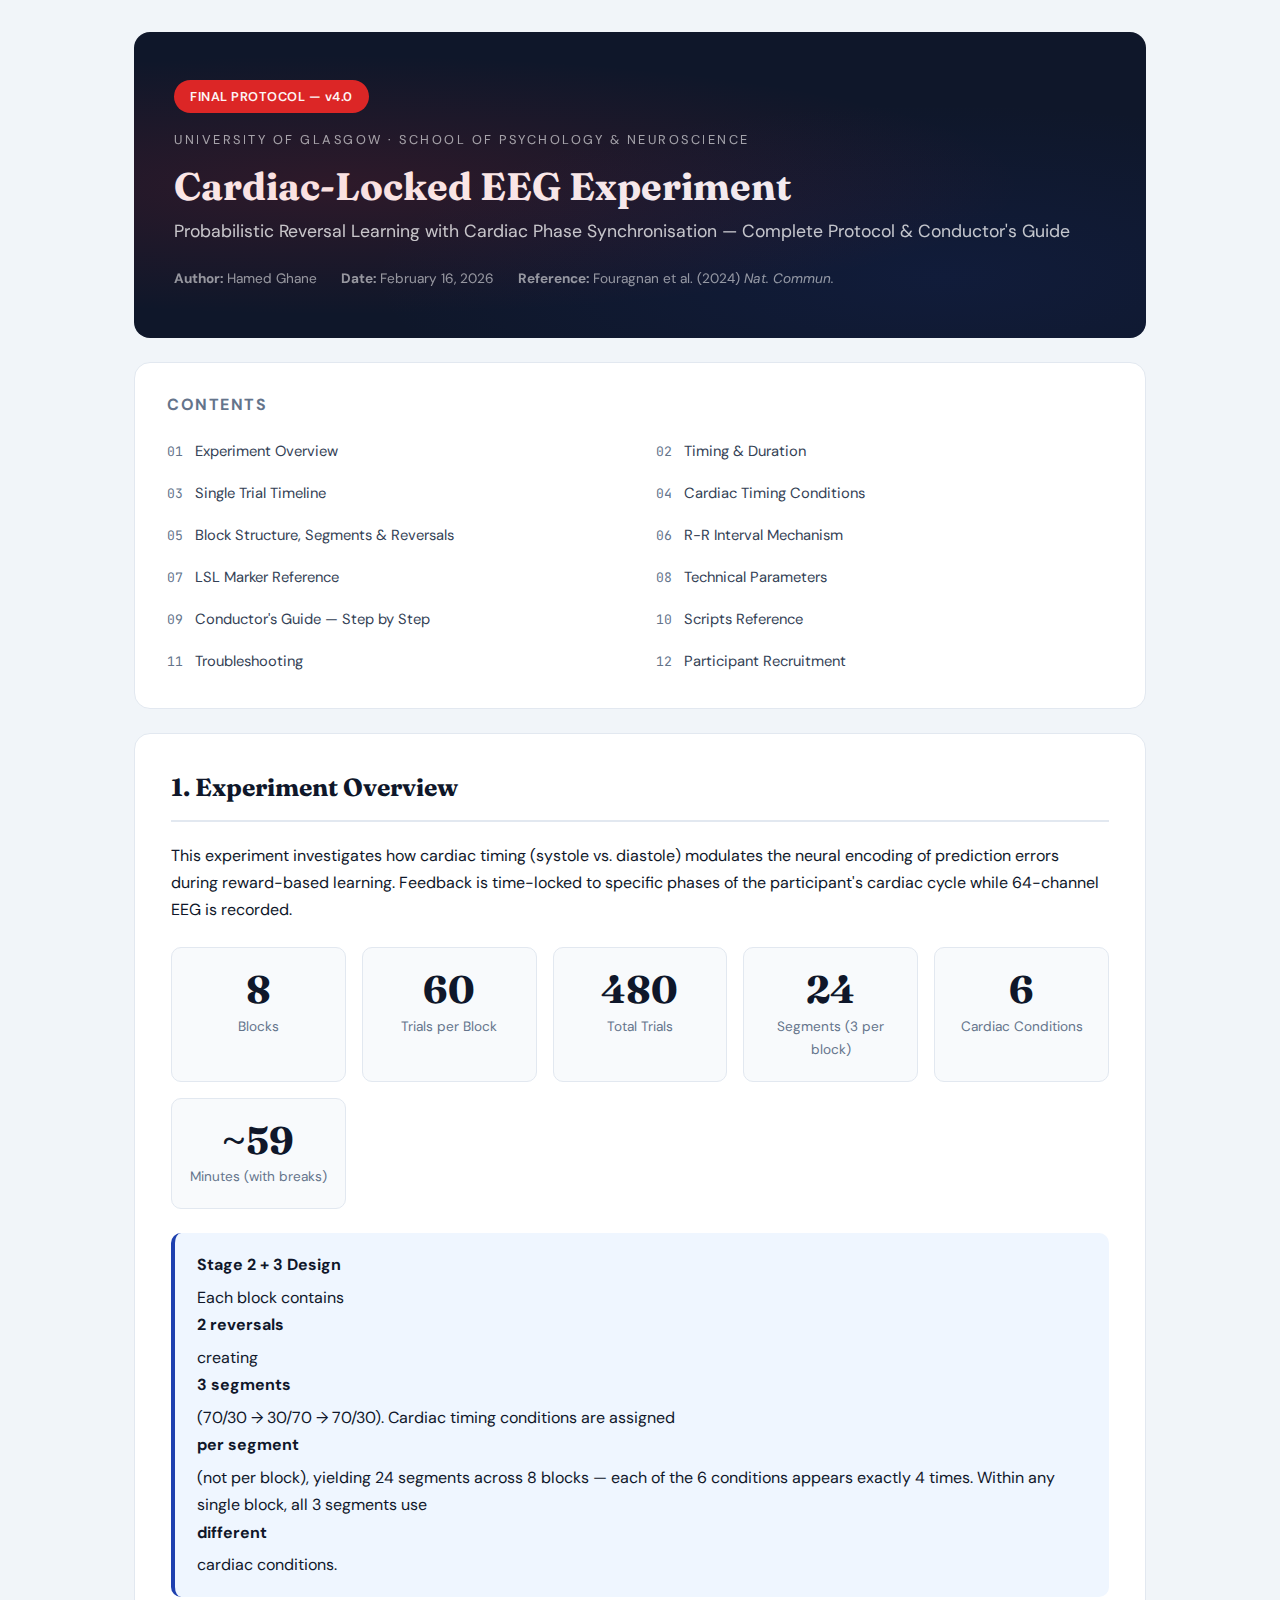
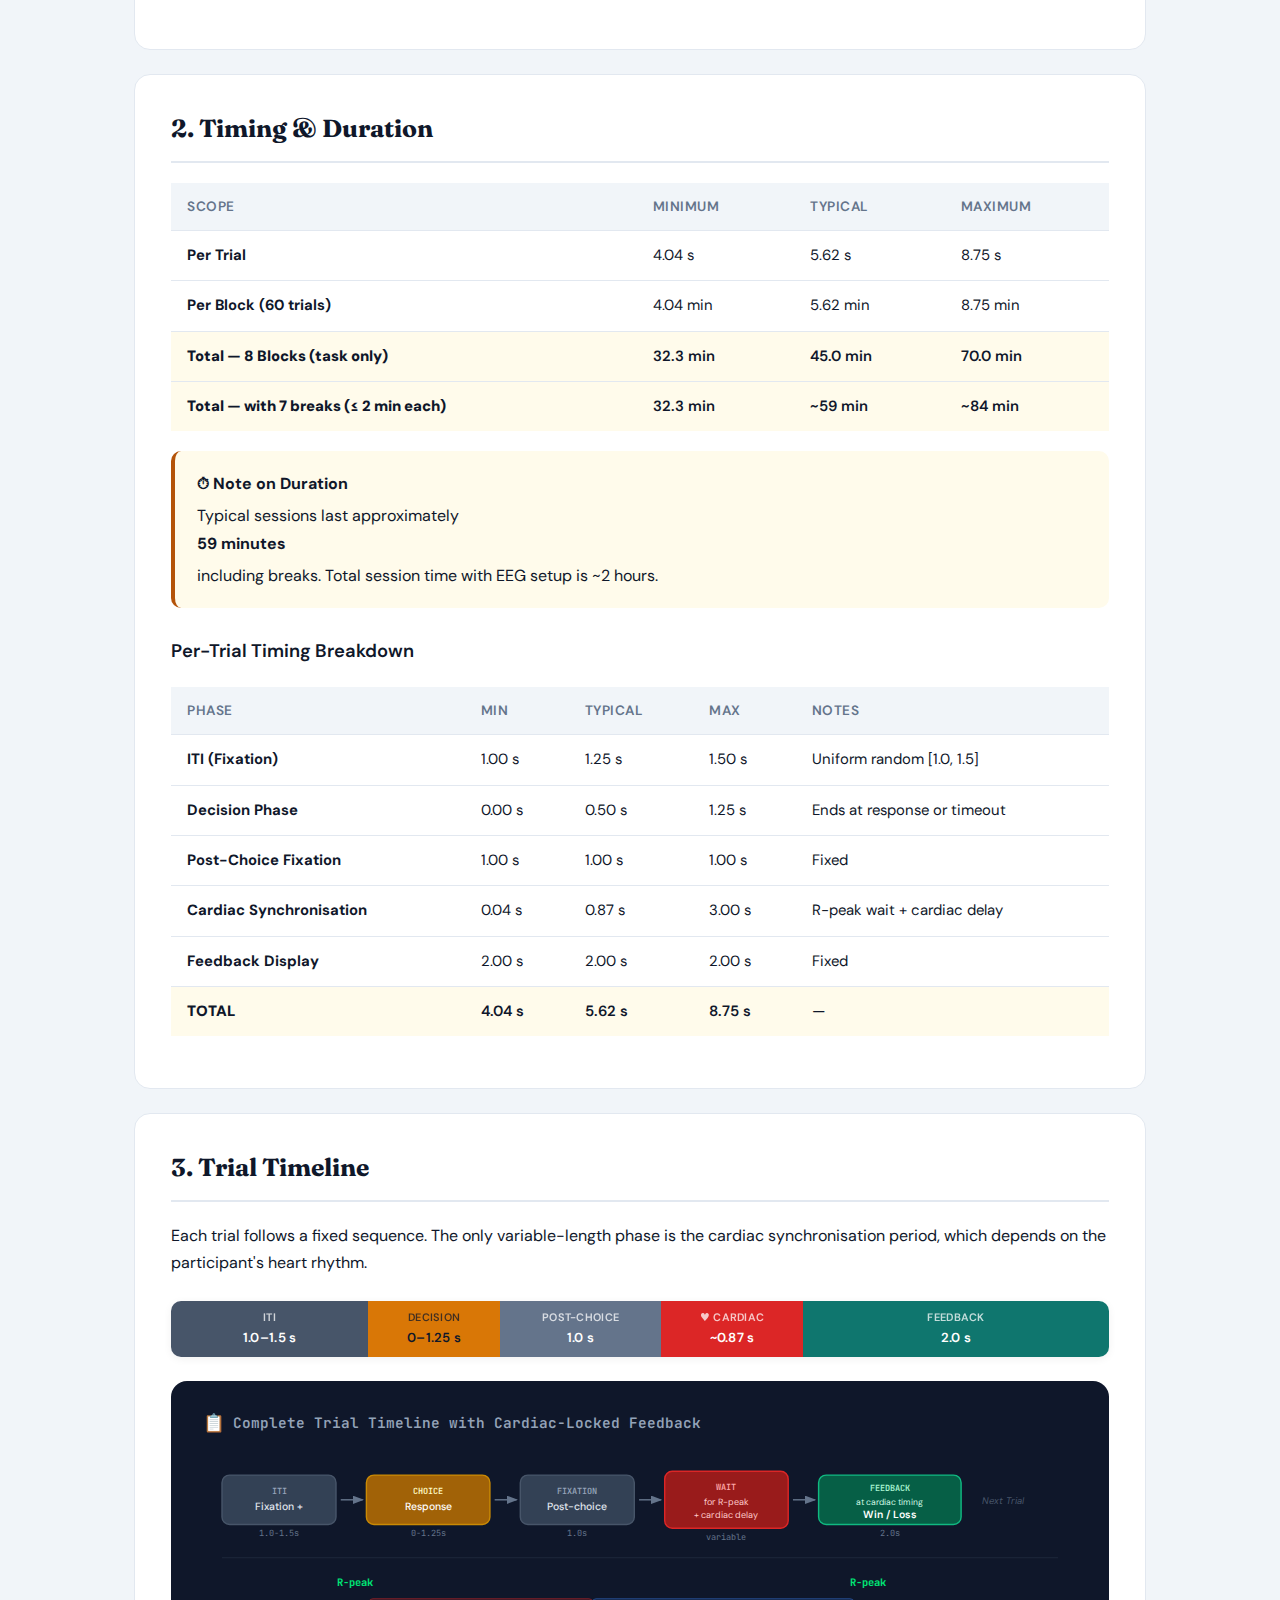
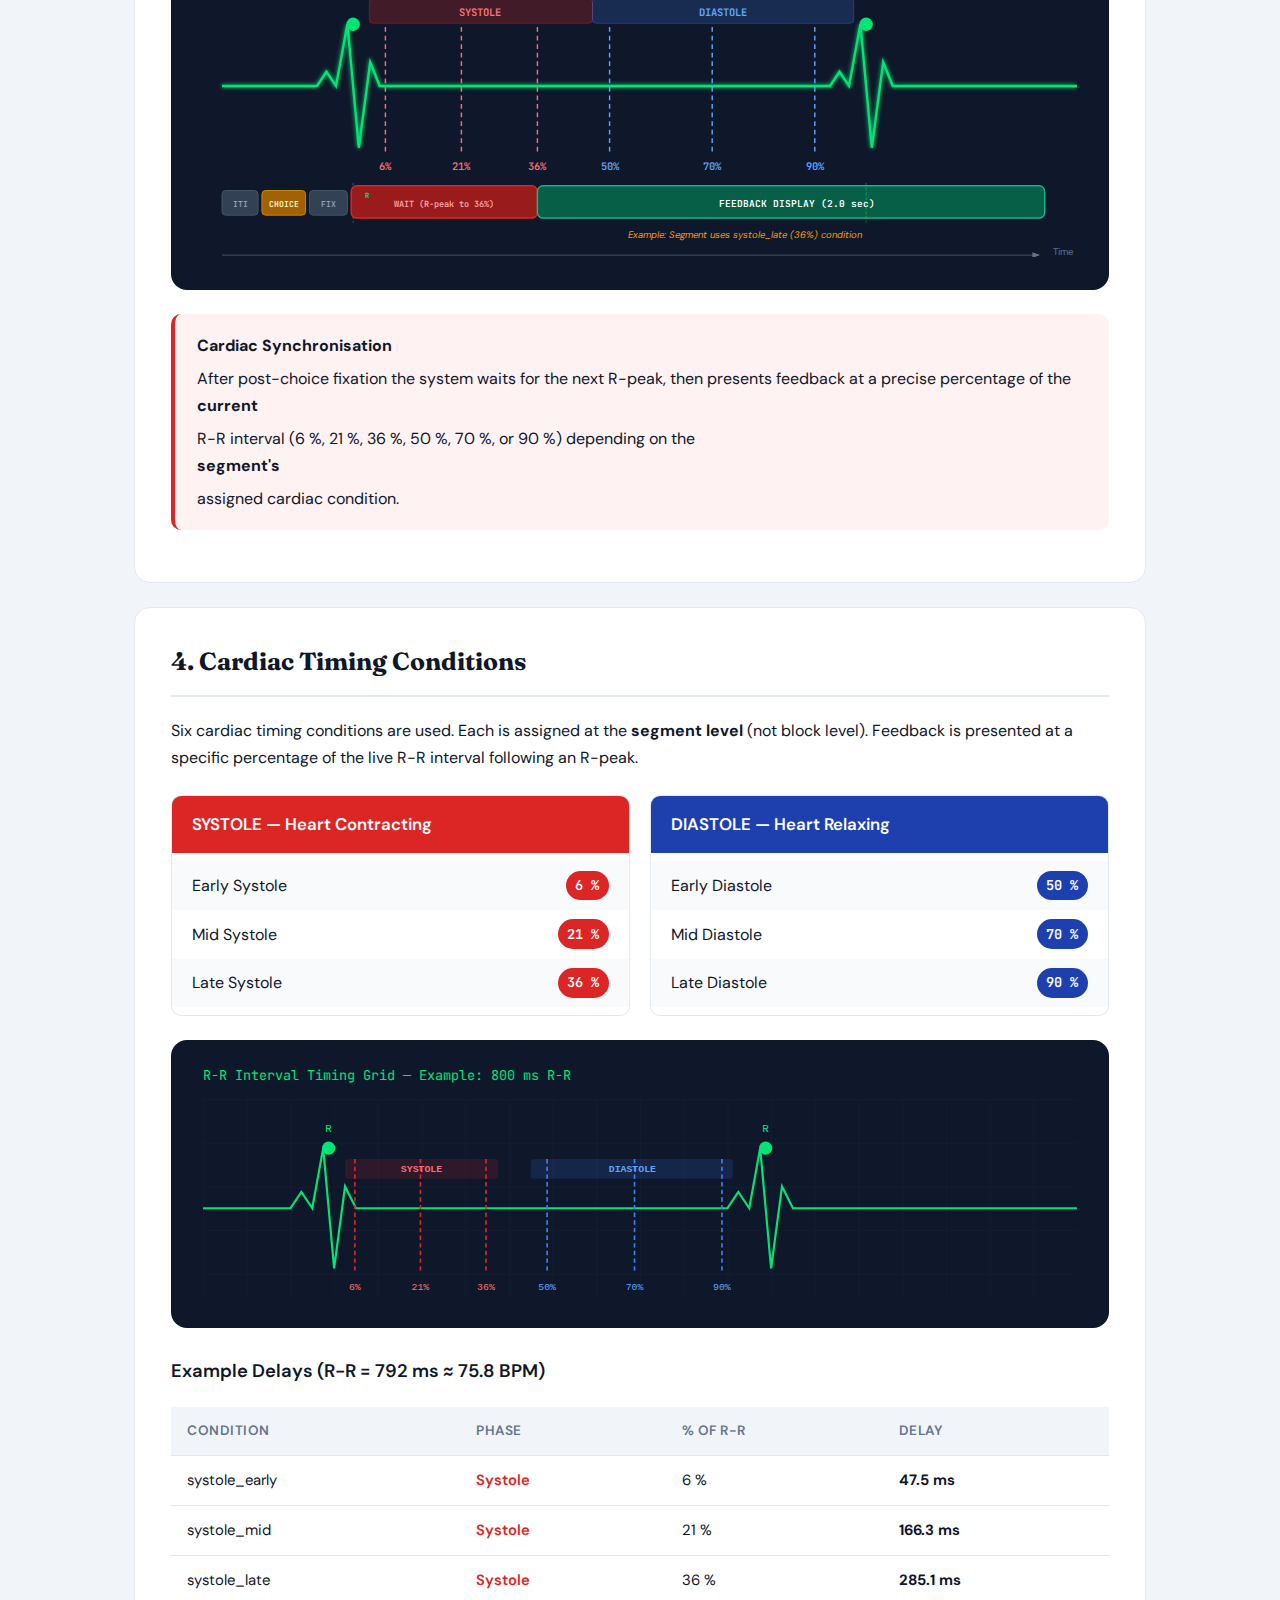
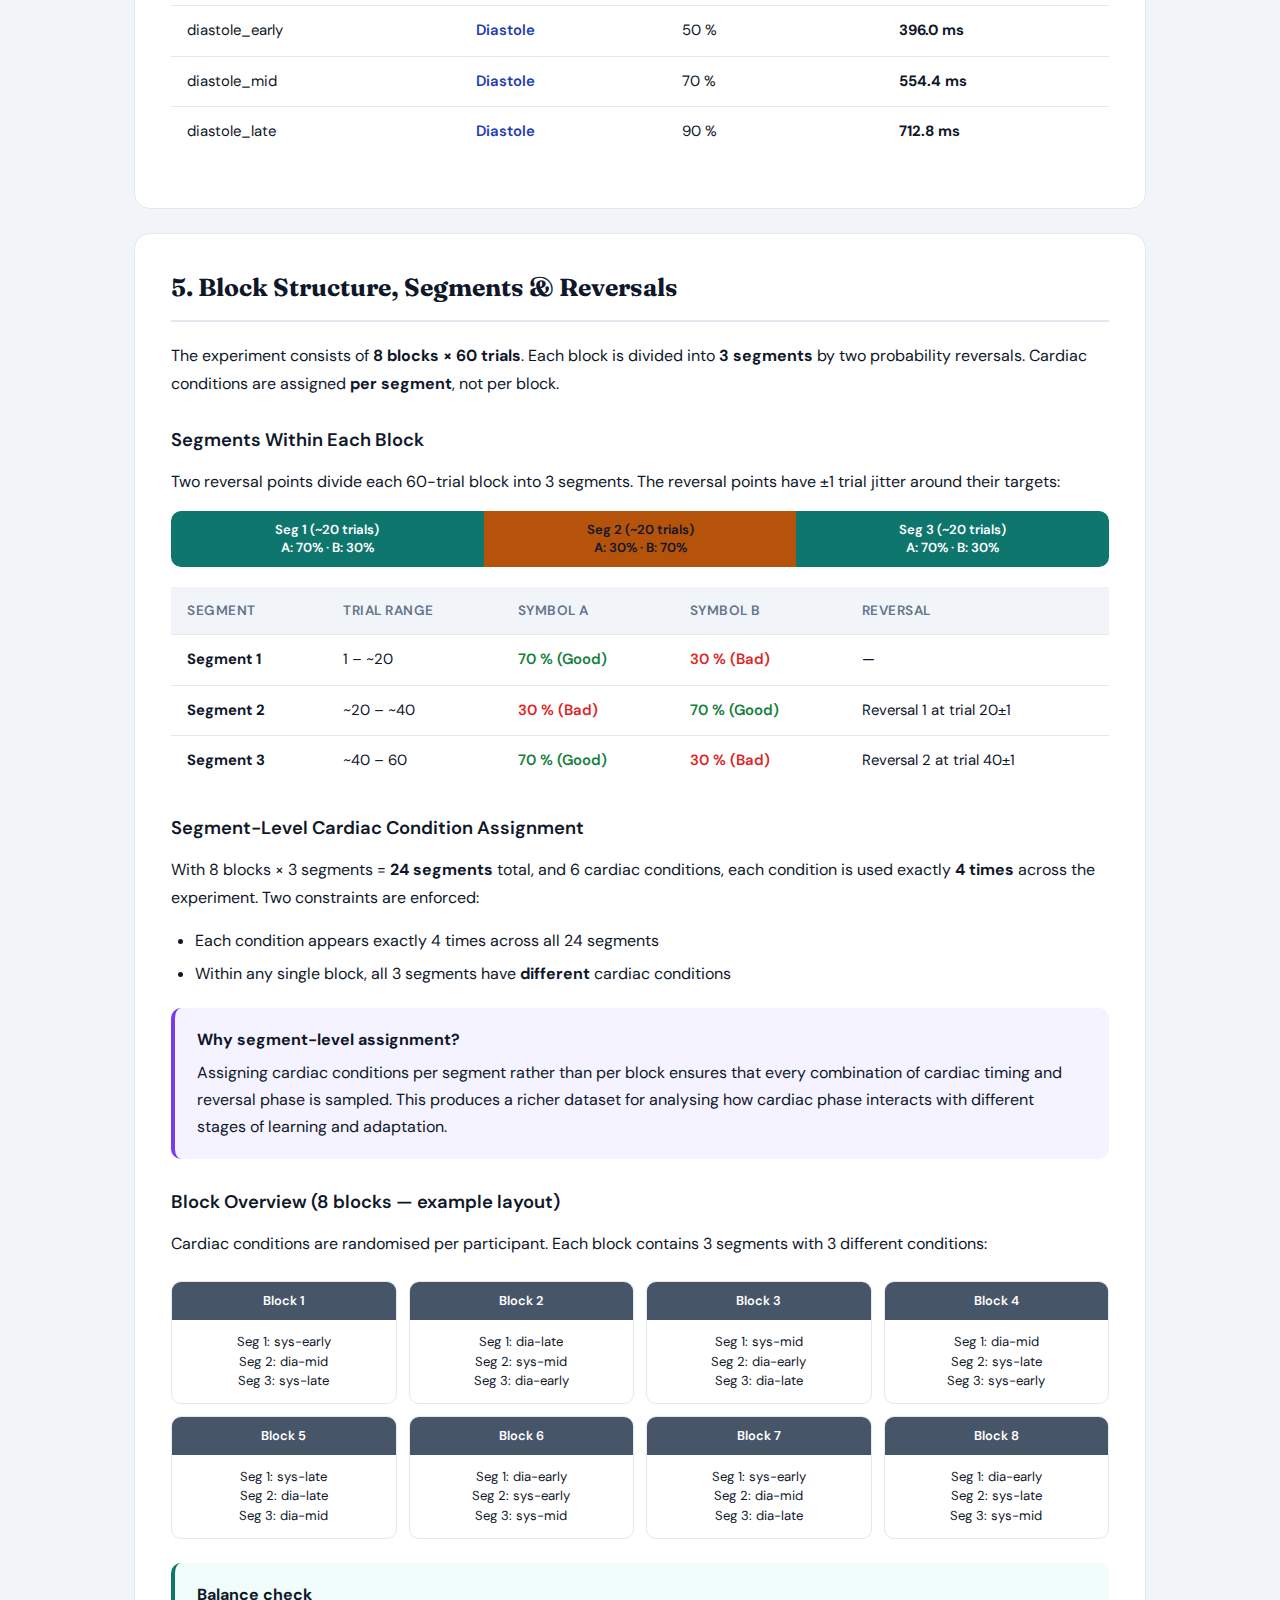
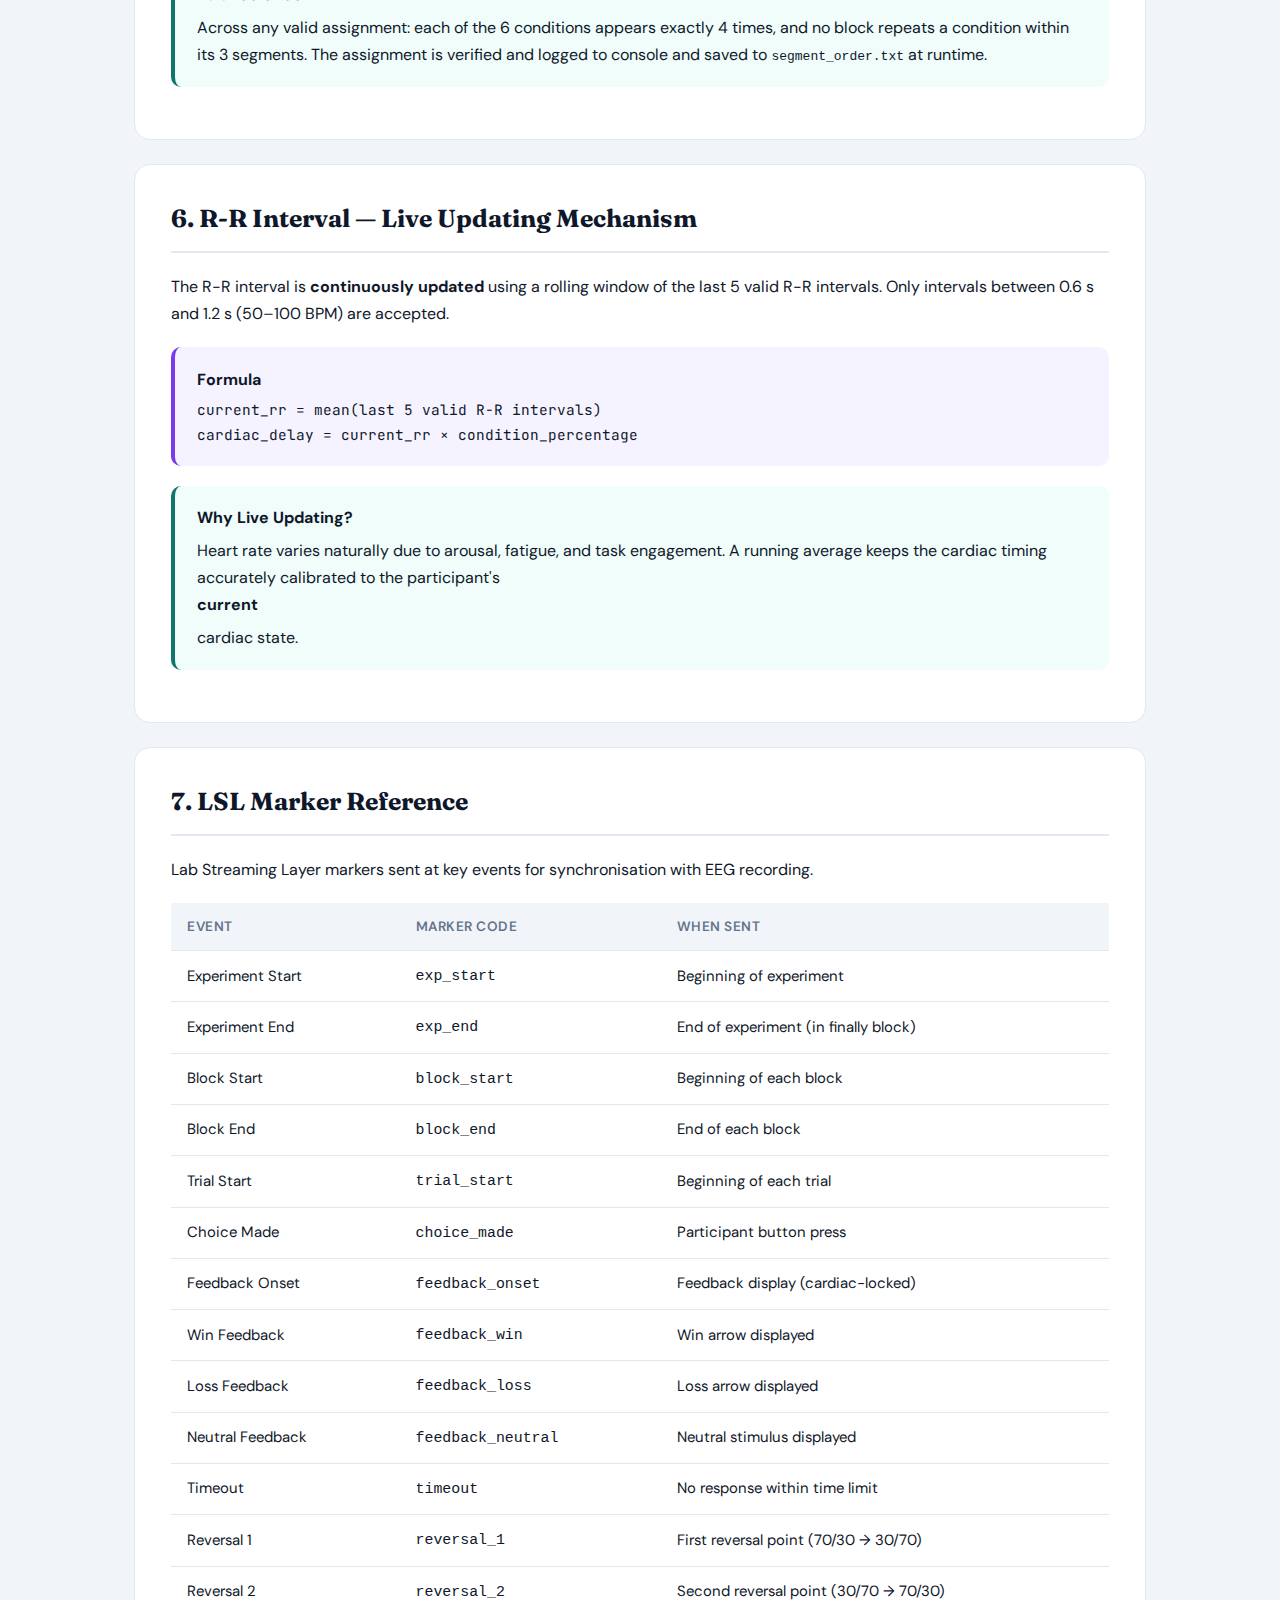
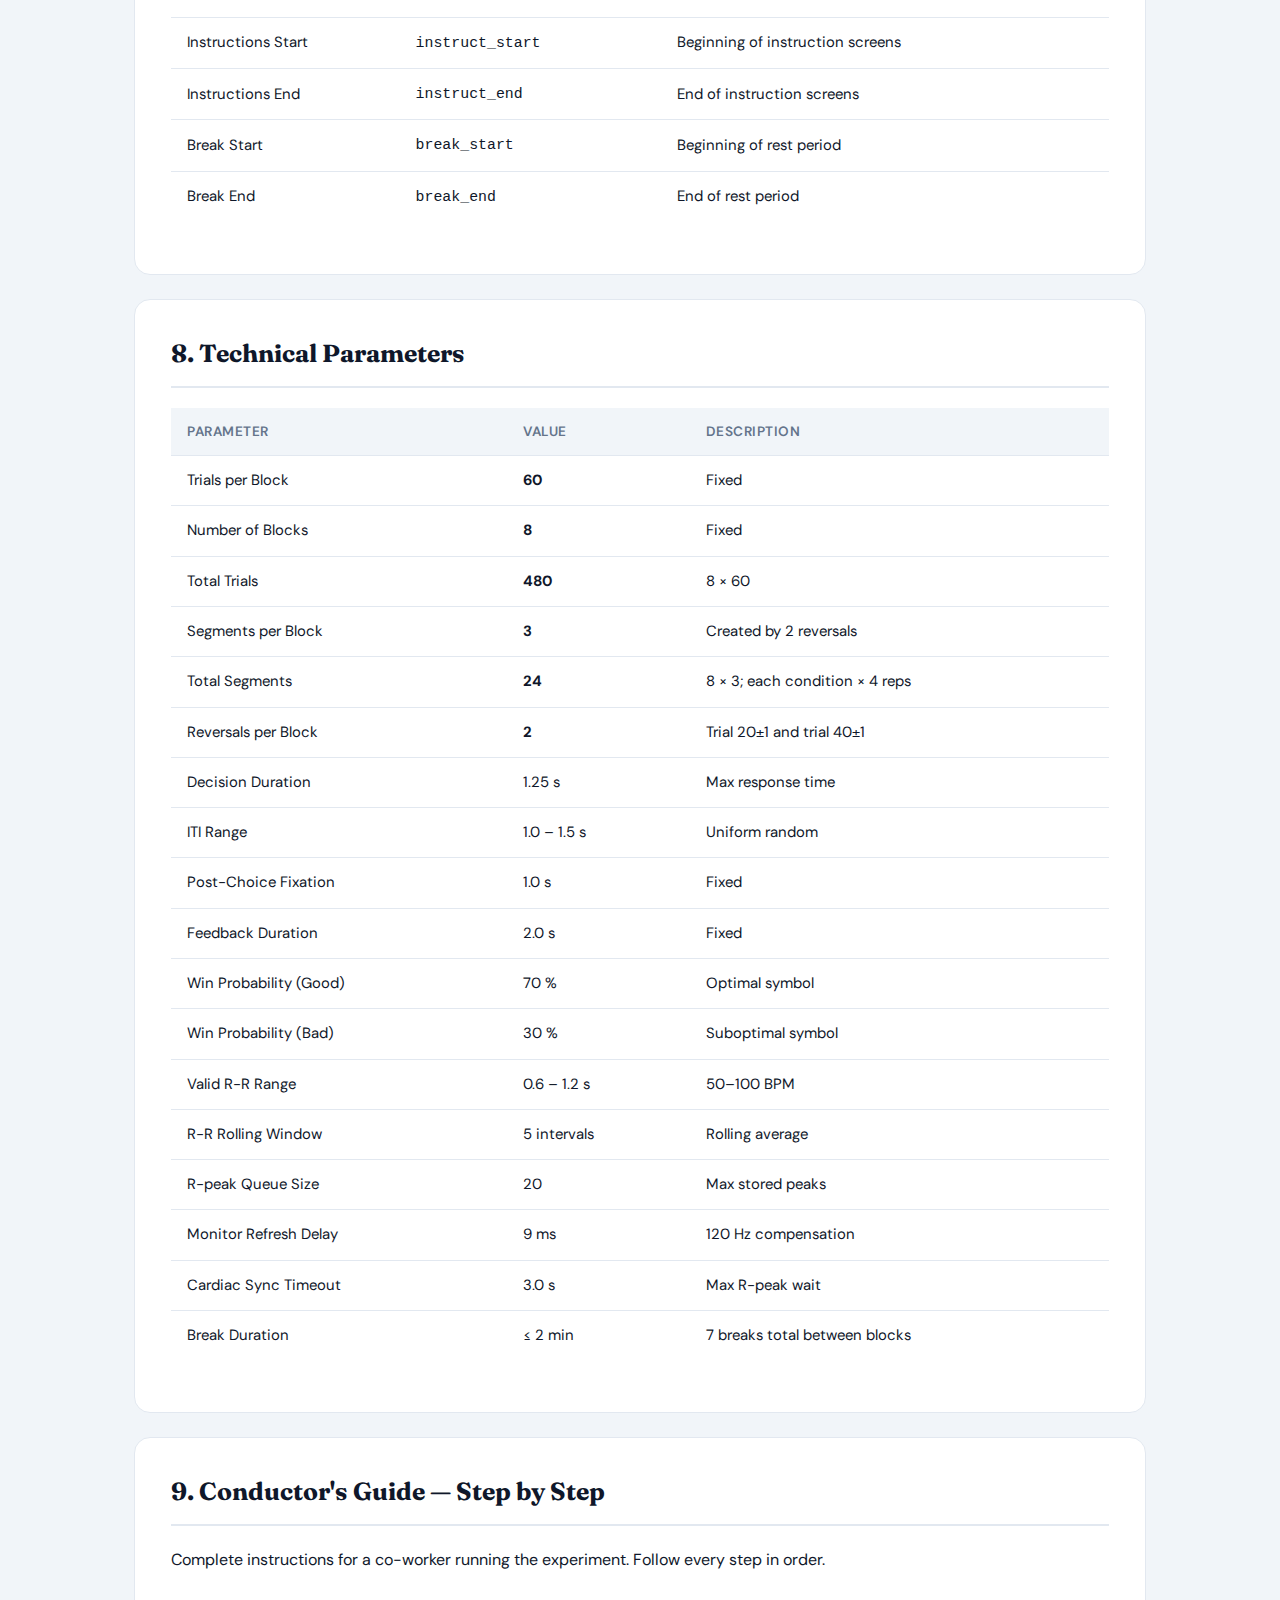
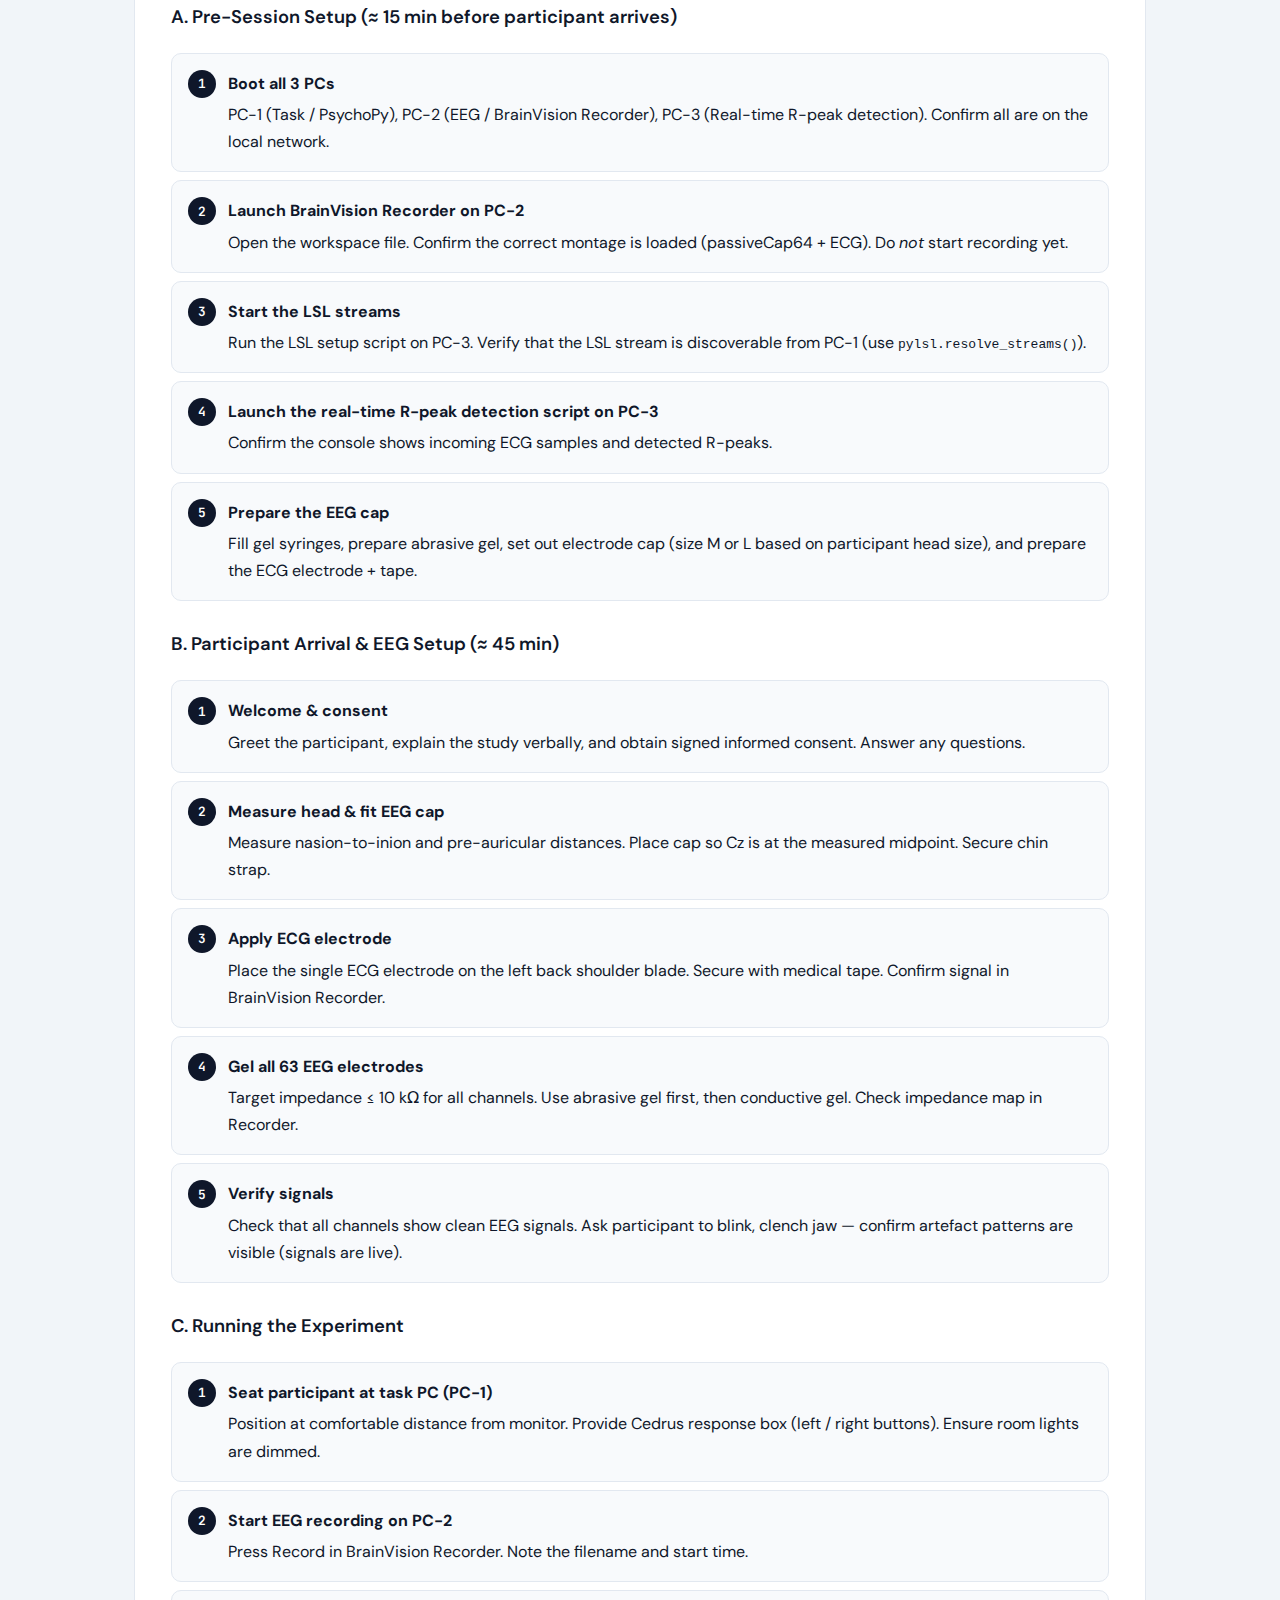
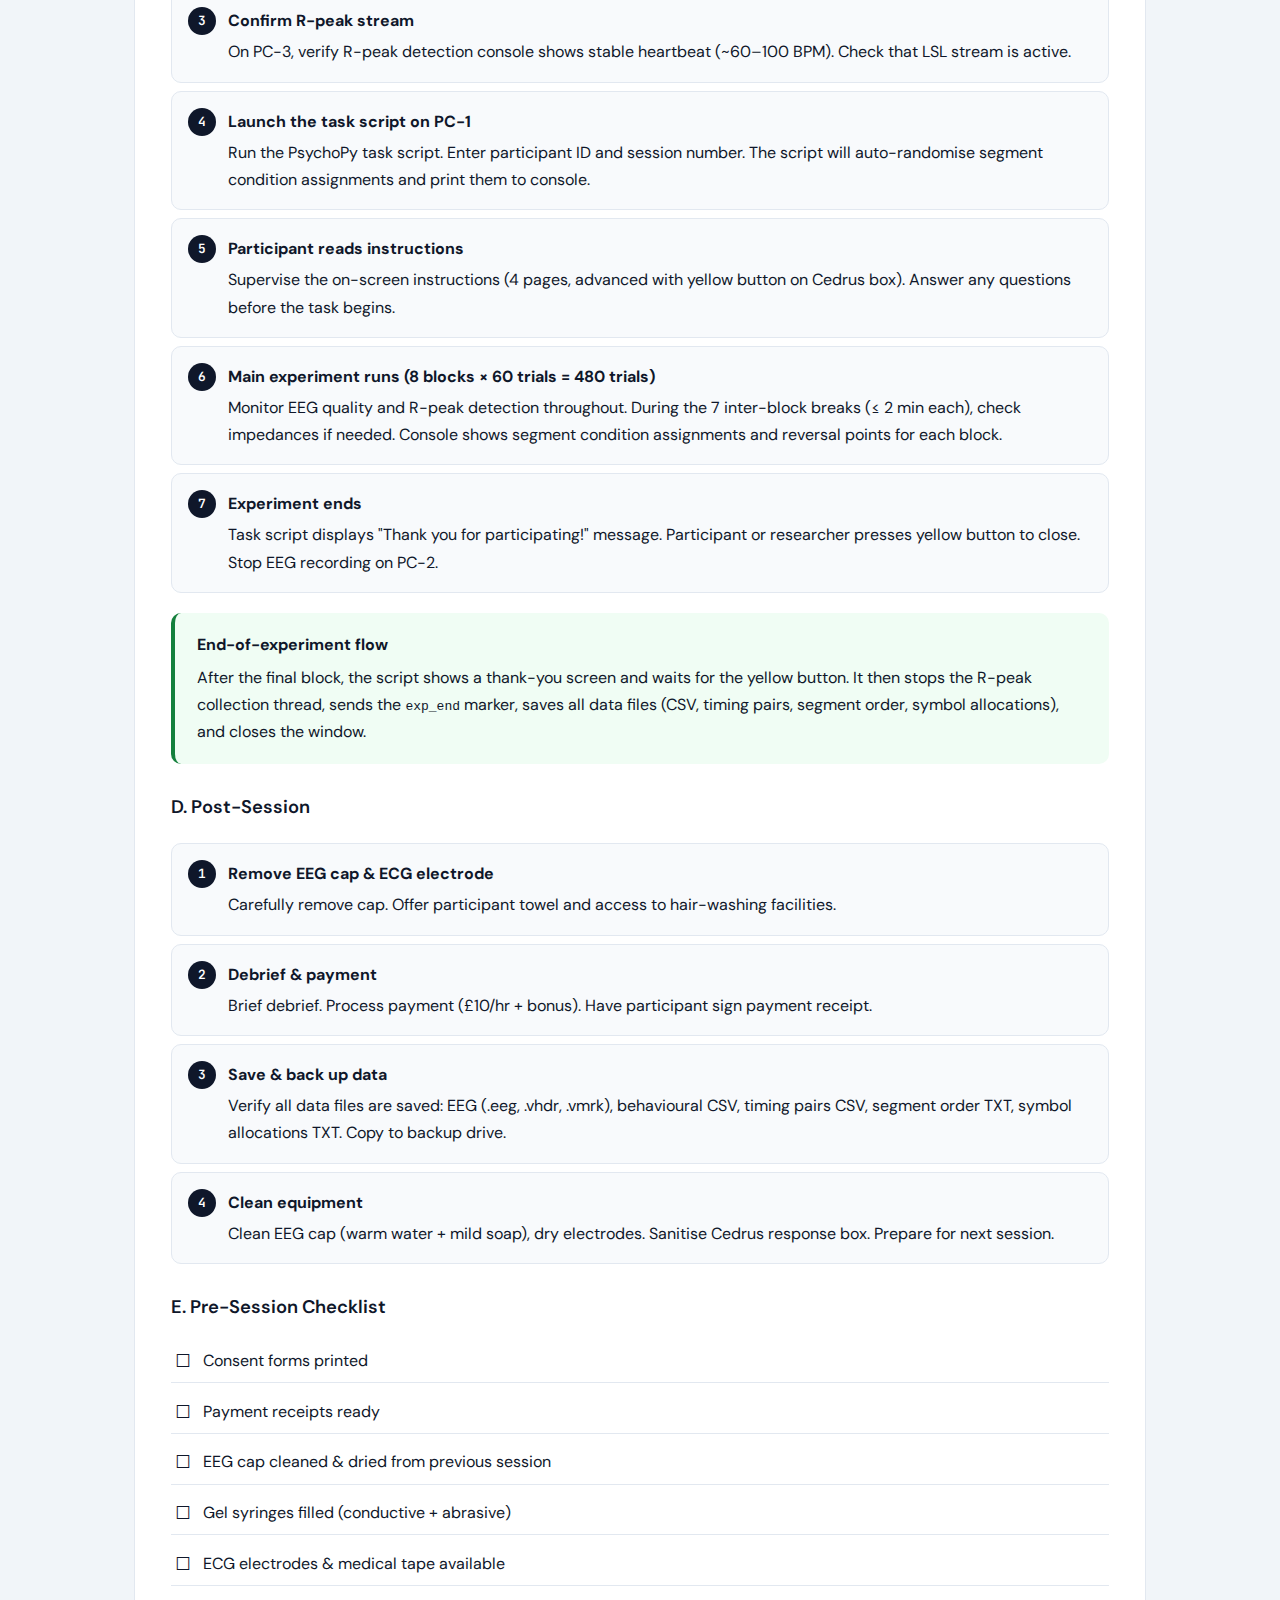
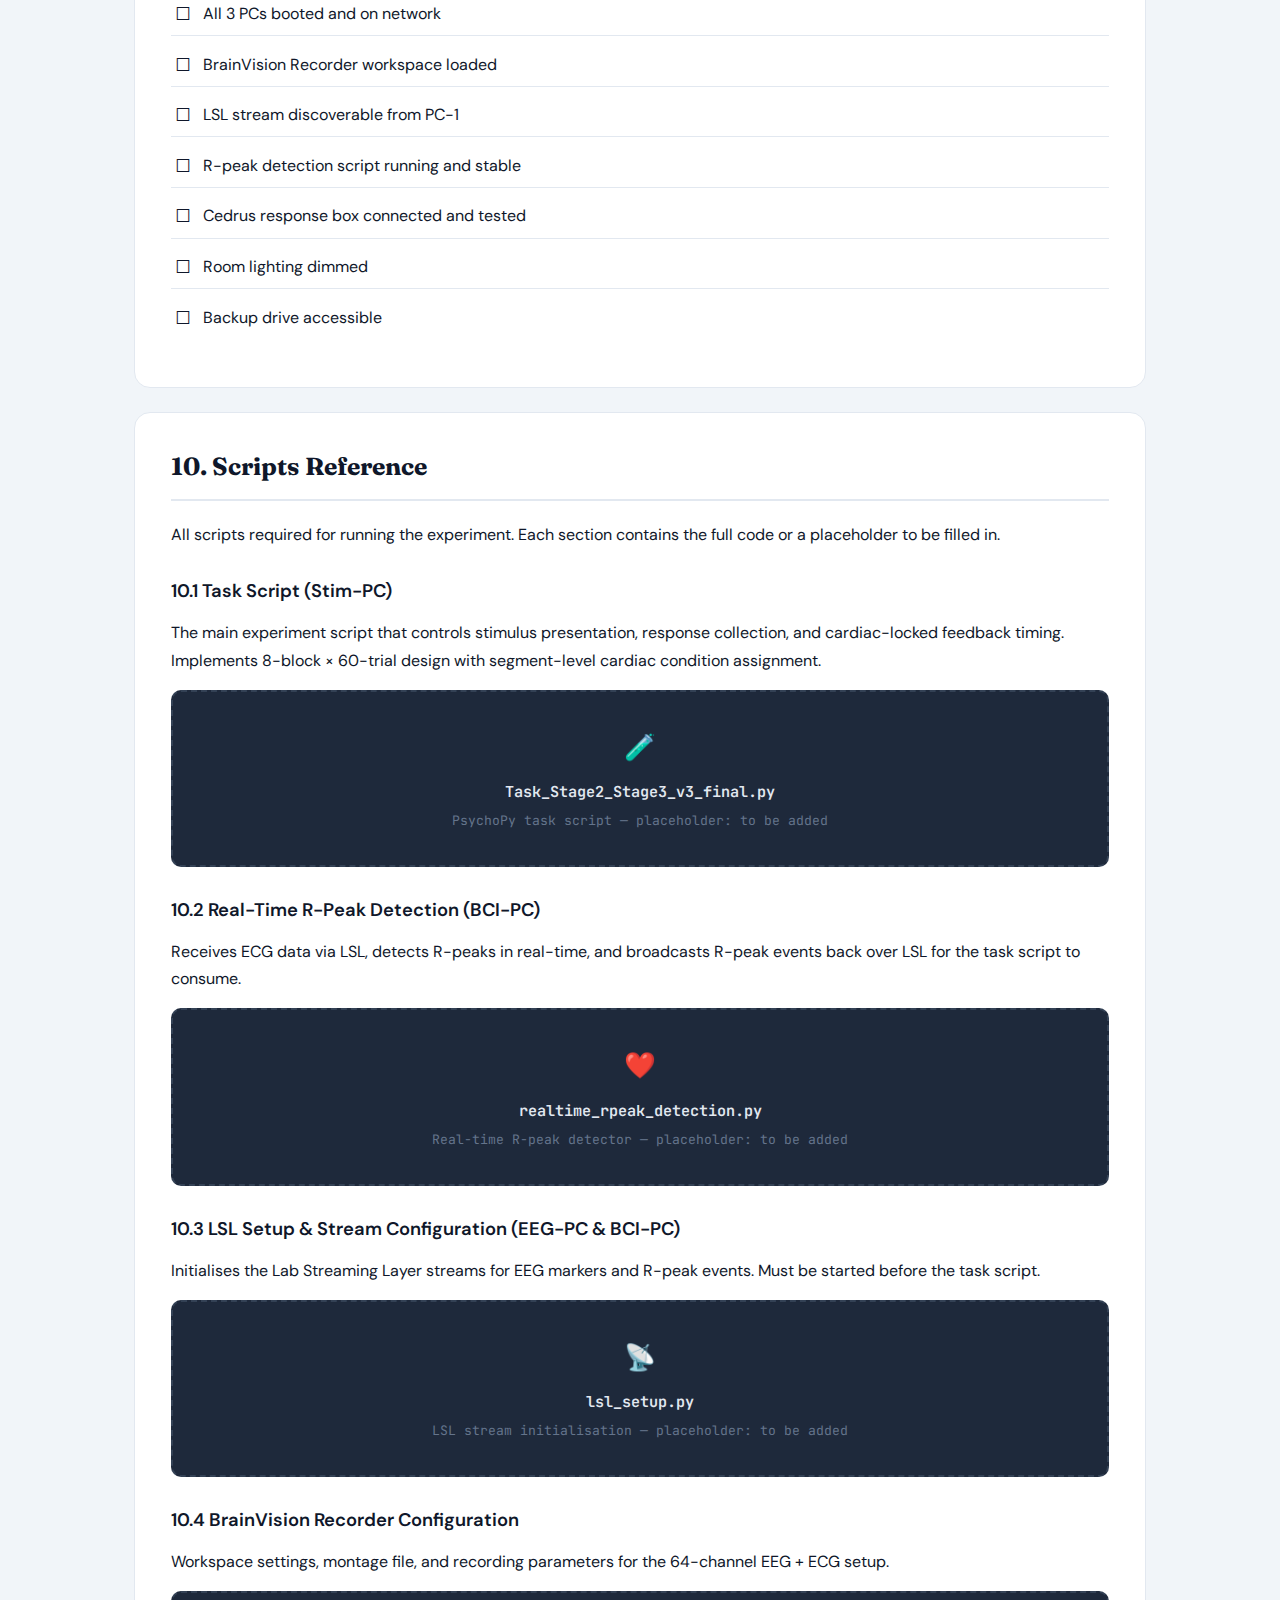
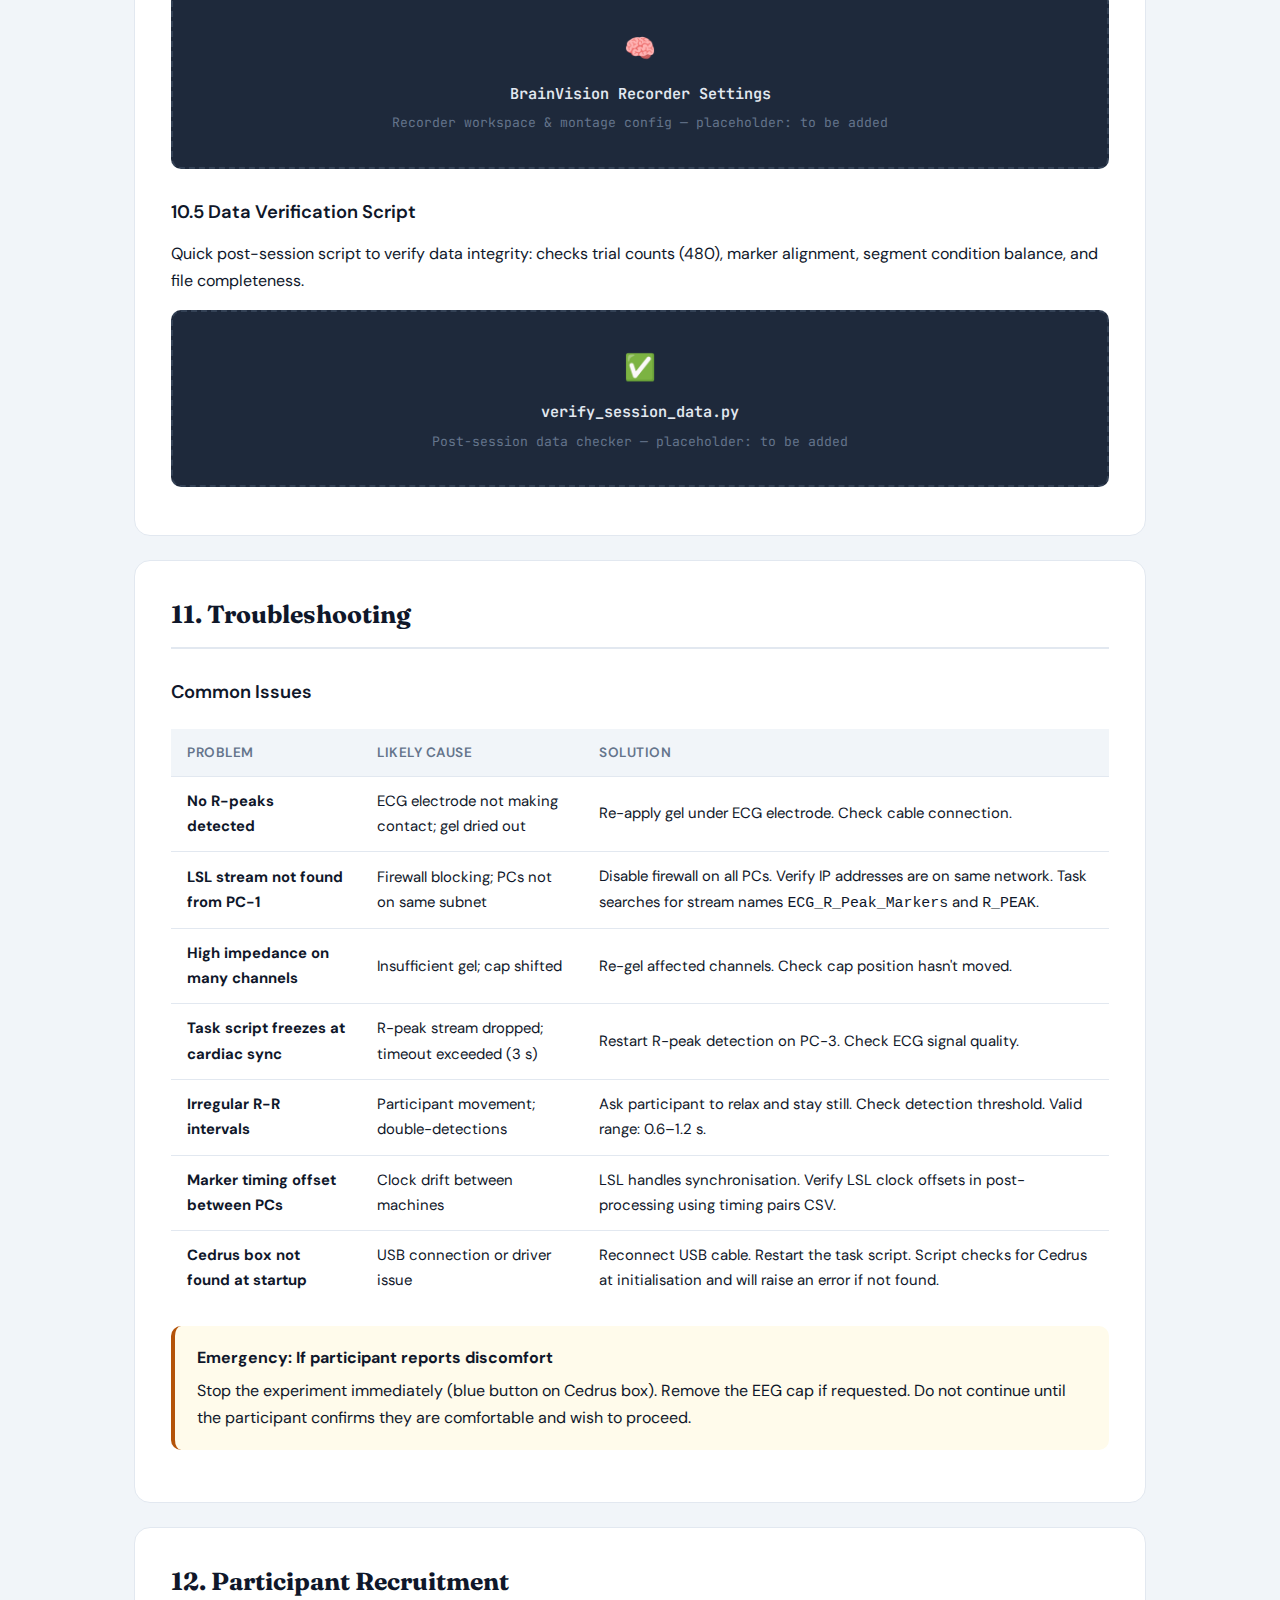
<file: BCIECGEEG/index.html>
<!DOCTYPE html>
<html lang="en">
<head>
    <meta charset="UTF-8">
    <meta name="viewport" content="width=device-width, initial-scale=1.0">
    <title>Experiment Guide | Cardiac-Locked EEG-BCI Study | University of Glasgow</title>
    <!--
    ============================================================================
    Cardiac-Locked EEG Experiment — Definitive Protocol & Conductor's Guide

    Author: Hamed Ghane
    Date: February 16, 2026

    School of Psychology and Neuroscience
    University of Glasgow

    Based on: Fouragnan et al. (2024) Nature Communications

    v4.0 — Updated for Stage 2 + Stage 3 task modifications:
      - 8 blocks x 60 trials = 480 trials total
      - 2 reversals per block (trial 20+/-1 and 40+/-1), creating 3 segments
      - Probability pattern: 70/30 -> 30/70 -> 70/30
      - Cardiac condition assigned per SEGMENT (not per block)
      - 24 segments total, 6 conditions x 4 reps
    ============================================================================
    -->
    <link rel="preconnect" href="https://fonts.googleapis.com">
    <link href="https://fonts.googleapis.com/css2?family=DM+Sans:ital,wght@0,400;0,500;0,600;0,700&family=JetBrains+Mono:wght@400;500;600&family=Fraunces:ital,opsz,wght@0,9..144,400;0,9..144,700;1,9..144,400&display=swap" rel="stylesheet">
    <style>
        :root {
            --ink: #0f172a;
            --ink-soft: #334155;
            --ink-muted: #64748b;
            --surface: #ffffff;
            --surface-raised: #f8fafc;
            --surface-sunken: #f1f5f9;
            --border: #e2e8f0;
            --border-strong: #cbd5e1;
            --accent: #dc2626;
            --accent-soft: #fef2f2;
            --accent-mid: #fee2e2;
            --blue: #1e40af;
            --blue-soft: #eff6ff;
            --blue-mid: #dbeafe;
            --teal: #0f766e;
            --teal-soft: #f0fdfa;
            --amber: #b45309;
            --amber-soft: #fffbeb;
            --green: #15803d;
            --green-soft: #f0fdf4;
            --purple: #7c3aed;
            --purple-soft: #f5f3ff;
            --systole: #dc2626;
            --systole-bg: #fef2f2;
            --diastole: #1e40af;
            --diastole-bg: #eff6ff;
            --radius: 0.625rem;
            --radius-lg: 1rem;
        }

        *, *::before, *::after { margin: 0; padding: 0; box-sizing: border-box; }

        body {
            font-family: 'DM Sans', system-ui, sans-serif;
            color: var(--ink);
            background: var(--surface-sunken);
            line-height: 1.7;
            -webkit-font-smoothing: antialiased;
        }

        .page { max-width: 1060px; margin: 0 auto; padding: 2rem 1.5rem 4rem; }

        /* -- Header -- */
        .hero {
            background: var(--ink);
            color: white;
            border-radius: var(--radius-lg);
            padding: 3rem 2.5rem;
            margin-bottom: 1.5rem;
            position: relative;
            overflow: hidden;
        }
        .hero::before {
            content: '';
            position: absolute;
            inset: 0;
            background:
                radial-gradient(ellipse at 20% 50%, rgba(220,38,38,0.15) 0%, transparent 60%),
                radial-gradient(ellipse at 80% 80%, rgba(30,64,175,0.12) 0%, transparent 50%);
            pointer-events: none;
        }
        .hero-eyebrow {
            font-size: 0.8rem;
            letter-spacing: 2.5px;
            text-transform: uppercase;
            opacity: 0.6;
            margin-bottom: 0.75rem;
        }
        .hero h1 {
            font-family: 'Fraunces', serif;
            font-size: 2.4rem;
            font-weight: 700;
            line-height: 1.2;
            margin-bottom: 0.5rem;
        }
        .hero .subtitle { font-size: 1.1rem; opacity: 0.75; margin-bottom: 1.25rem; }
        .hero-meta {
            display: flex; flex-wrap: wrap; gap: 1.5rem;
            font-size: 0.85rem; opacity: 0.55;
        }
        .hero-badge {
            display: inline-block;
            background: var(--accent);
            color: white;
            padding: 0.35rem 1rem;
            border-radius: 2rem;
            font-size: 0.8rem;
            font-weight: 600;
            letter-spacing: 0.5px;
            margin-bottom: 1rem;
        }

        /* -- Nav -- */
        .toc {
            background: var(--surface);
            border-radius: var(--radius-lg);
            padding: 1.75rem 2rem;
            margin-bottom: 1.5rem;
            border: 1px solid var(--border);
        }
        .toc h2 { font-size: 1rem; text-transform: uppercase; letter-spacing: 1.5px; color: var(--ink-muted); margin-bottom: 1rem; }
        .toc-grid { display: grid; grid-template-columns: 1fr 1fr; gap: 0.4rem 2rem; }
        .toc a {
            color: var(--ink-soft);
            text-decoration: none;
            font-size: 0.92rem;
            padding: 0.3rem 0;
            display: block;
            border-bottom: 1px solid transparent;
            transition: color 0.15s;
        }
        .toc a:hover { color: var(--accent); }
        .toc a .num { color: var(--ink-muted); font-family: 'JetBrains Mono', monospace; font-size: 0.82rem; margin-right: 0.5rem; }

        /* -- Sections -- */
        section {
            background: var(--surface);
            border-radius: var(--radius-lg);
            padding: 2rem 2.25rem;
            margin-bottom: 1.5rem;
            border: 1px solid var(--border);
        }
        section h2 {
            font-family: 'Fraunces', serif;
            font-size: 1.55rem;
            font-weight: 700;
            margin-bottom: 1.25rem;
            padding-bottom: 0.75rem;
            border-bottom: 2px solid var(--border);
        }
        section h3 {
            font-size: 1.15rem;
            font-weight: 600;
            margin: 1.75rem 0 0.75rem;
            color: var(--ink);
        }
        section h4 {
            font-size: 1rem;
            font-weight: 600;
            margin: 1.25rem 0 0.5rem;
            color: var(--ink-soft);
        }
        p { margin-bottom: 1rem; }
        ul, ol { margin: 0.75rem 0 1rem 1.5rem; }
        li { margin-bottom: 0.4rem; }

        /* -- Stat Cards -- */
        .stats { display: grid; grid-template-columns: repeat(auto-fit, minmax(150px, 1fr)); gap: 1rem; margin: 1.5rem 0; }
        .stat {
            background: var(--surface-raised);
            border: 1px solid var(--border);
            border-radius: var(--radius);
            padding: 1.25rem 1rem;
            text-align: center;
        }
        .stat-value {
            font-family: 'Fraunces', serif;
            font-size: 2.4rem;
            font-weight: 700;
            color: var(--ink);
            line-height: 1.1;
        }
        .stat-label { font-size: 0.85rem; color: var(--ink-muted); margin-top: 0.25rem; }

        /* -- Callout Boxes -- */
        .callout {
            padding: 1.15rem 1.4rem;
            border-radius: var(--radius);
            margin: 1.25rem 0;
            border-left: 4px solid;
        }
        .callout p:last-child { margin-bottom: 0; }
        .callout-red    { background: var(--accent-soft); border-color: var(--accent); }
        .callout-blue   { background: var(--blue-soft); border-color: var(--blue); }
        .callout-teal   { background: var(--teal-soft); border-color: var(--teal); }
        .callout-amber  { background: var(--amber-soft); border-color: var(--amber); }
        .callout-green  { background: var(--green-soft); border-color: var(--green); }
        .callout-purple { background: var(--purple-soft); border-color: var(--purple); }
        .callout strong { display: block; margin-bottom: 0.35rem; }

        /* -- Tables -- */
        table { width: 100%; border-collapse: collapse; margin: 1.25rem 0; font-size: 0.93rem; }
        th, td { padding: 0.75rem 1rem; text-align: left; border-bottom: 1px solid var(--border); }
        th { background: var(--surface-sunken); font-weight: 600; font-size: 0.85rem; text-transform: uppercase; letter-spacing: 0.5px; color: var(--ink-muted); }
        tr:last-child td { border-bottom: none; }
        .row-highlight { background: var(--amber-soft); font-weight: 600; }

        /* -- Cardiac Cards -- */
        .cardiac-grid { display: grid; grid-template-columns: 1fr 1fr; gap: 1.25rem; margin: 1.5rem 0; }
        .cardiac-card { border-radius: var(--radius); overflow: hidden; border: 1px solid var(--border); }
        .cardiac-card-header { padding: 0.9rem 1.25rem; color: white; font-weight: 600; font-size: 1.05rem; }
        .cardiac-card-header.systole { background: var(--systole); }
        .cardiac-card-header.diastole { background: var(--diastole); }
        .cardiac-card-body { padding: 0.5rem 0; }
        .timing-row {
            display: flex; justify-content: space-between; align-items: center;
            padding: 0.6rem 1.25rem;
        }
        .timing-row:nth-child(odd) { background: var(--surface-raised); }
        .timing-badge {
            font-family: 'JetBrains Mono', monospace;
            font-weight: 600; font-size: 0.85rem;
            padding: 0.2rem 0.6rem; border-radius: 1rem; color: white;
        }
        .timing-badge.sys { background: var(--systole); }
        .timing-badge.dia { background: var(--diastole); }

        /* -- Timeline -- */
        .timeline-bar {
            display: flex; align-items: stretch;
            border-radius: var(--radius); overflow: hidden;
            margin: 1.5rem 0; height: 56px;
            box-shadow: 0 2px 8px rgba(0,0,0,0.06);
        }
        .tl-seg {
            display: flex; flex-direction: column; align-items: center; justify-content: center;
            color: white; font-size: 0.72rem; font-weight: 600; letter-spacing: 0.3px;
            padding: 0 0.5rem; white-space: nowrap; position: relative;
        }
        .tl-seg span:first-child { font-size: 0.68rem; opacity: 0.75; }
        .tl-seg span:last-child { font-size: 0.82rem; }
        .tl-iti    { background: #475569; flex: 1.25; }
        .tl-dec    { background: #d97706; flex: 0.8; color: var(--ink); }
        .tl-post   { background: #64748b; flex: 1; }
        .tl-card   { background: var(--accent); flex: 0.87; }
        .tl-fb     { background: var(--teal); flex: 2; }

        /* -- Code Blocks (placeholder) -- */
        .code-placeholder {
            background: #1e293b;
            color: #94a3b8;
            border-radius: var(--radius);
            padding: 2rem 1.5rem;
            margin: 1rem 0;
            font-family: 'JetBrains Mono', monospace;
            font-size: 0.85rem;
            line-height: 1.8;
            border: 2px dashed #334155;
            text-align: center;
            min-height: 120px;
            display: flex;
            flex-direction: column;
            align-items: center;
            justify-content: center;
        }
        .code-placeholder .ph-icon { font-size: 1.6rem; margin-bottom: 0.5rem; }
        .code-placeholder .ph-title { color: #e2e8f0; font-weight: 600; font-size: 0.95rem; margin-bottom: 0.25rem; }
        .code-placeholder .ph-desc { color: #64748b; font-size: 0.82rem; }

        /* -- Steps -- */
        .step-list { counter-reset: step; list-style: none; padding: 0; margin: 1.25rem 0; }
        .step-list li {
            counter-increment: step;
            padding: 1rem 1.25rem 1rem 3.5rem;
            position: relative;
            margin-bottom: 0.5rem;
            background: var(--surface-raised);
            border-radius: var(--radius);
            border: 1px solid var(--border);
        }
        .step-list li::before {
            content: counter(step);
            position: absolute;
            left: 1rem; top: 1rem;
            width: 1.75rem; height: 1.75rem;
            background: var(--ink);
            color: white;
            border-radius: 50%;
            display: flex; align-items: center; justify-content: center;
            font-family: 'JetBrains Mono', monospace;
            font-size: 0.8rem; font-weight: 600;
        }
        .step-list li strong { display: block; margin-bottom: 0.25rem; }

        /* -- Checklist -- */
        .checklist { list-style: none; padding: 0; margin: 1rem 0; }
        .checklist li {
            padding: 0.5rem 0 0.5rem 2rem;
            position: relative;
            border-bottom: 1px solid var(--border);
        }
        .checklist li:last-child { border-bottom: none; }
        .checklist li::before {
            content: '\2610';
            position: absolute; left: 0.25rem; top: 0.5rem;
            font-size: 1.1rem;
        }

        /* -- Block Diagram -- */
        .block-row {
            display: grid;
            grid-template-columns: repeat(4, 1fr);
            gap: 0.75rem;
            margin: 1.5rem 0;
        }
        .block-chip {
            border-radius: var(--radius);
            overflow: hidden;
            border: 1px solid var(--border);
            text-align: center;
        }
        .block-chip-header { padding: 0.5rem; color: white; font-weight: 600; font-size: 0.8rem; }
        .block-chip-header.mixed { background: #475569; }
        .block-chip-body { padding: 0.75rem 0.5rem; font-size: 0.82rem; line-height: 1.5; }

        /* -- Segment bar -- */
        .segment-bar { display: flex; border-radius: var(--radius); overflow: hidden; height: 56px; margin: 1rem 0; }
        .segment-part {
            flex: 1; display: flex; align-items: center; justify-content: center;
            color: white; font-weight: 600; font-size: 0.82rem; text-align: center; line-height: 1.4;
        }
        .segment-1 { background: var(--teal); }
        .segment-2 { background: var(--amber); color: var(--ink); }
        .segment-3 { background: var(--teal); }

        /* -- Reversal Bar -- */
        .reversal-bar { display: flex; border-radius: var(--radius); overflow: hidden; height: 48px; margin: 1rem 0; }
        .reversal-half {
            flex: 1; display: flex; align-items: center; justify-content: center;
            color: white; font-weight: 600; font-size: 0.85rem;
        }
        .reversal-pre  { background: var(--teal); }
        .reversal-post { background: var(--amber); color: var(--ink); }

        /* -- ECG -- */
        .ecg-box {
            background: #0f172a;
            border-radius: var(--radius-lg);
            padding: 1.5rem 2rem;
            margin: 1.5rem 0;
        }
        .ecg-label { color: #00e676; font-family: 'JetBrains Mono', monospace; font-size: 0.85rem; margin-bottom: 0.75rem; }

        /* -- Link Banner -- */
        .link-banner {
            display: flex; align-items: center; gap: 1rem;
            background: var(--blue-soft);
            border: 1px solid var(--blue-mid);
            border-radius: var(--radius);
            padding: 1rem 1.5rem;
            margin: 1.5rem 0;
            text-decoration: none; color: var(--blue);
            transition: box-shadow 0.15s;
        }
        .link-banner:hover { box-shadow: 0 4px 12px rgba(30,64,175,0.12); }
        .link-banner .icon { font-size: 1.5rem; }
        .link-banner .text strong { display: block; font-size: 1rem; }
        .link-banner .text span { font-size: 0.85rem; color: var(--ink-muted); }

        /* -- Footer -- */
        footer {
            text-align: center; padding: 2rem 0; font-size: 0.85rem; color: var(--ink-muted);
        }

        /* -- Responsive -- */
        @media (max-width: 700px) {
            .toc-grid { grid-template-columns: 1fr; }
            .cardiac-grid { grid-template-columns: 1fr; }
            .stats { grid-template-columns: 1fr 1fr; }
            .hero h1 { font-size: 1.7rem; }
            .block-row { grid-template-columns: repeat(2, 1fr); }
        }
    </style>
</head>
<body>
<div class="page">

    <!-- HERO -->
    <header class="hero">
        <span class="hero-badge">FINAL PROTOCOL &mdash; v4.0</span>
        <div class="hero-eyebrow">University of Glasgow &middot; School of Psychology &amp; Neuroscience</div>
        <h1>Cardiac-Locked EEG Experiment</h1>
        <p class="subtitle">Probabilistic Reversal Learning with Cardiac Phase Synchronisation &mdash; Complete Protocol &amp; Conductor's Guide</p>
        <div class="hero-meta">
            <span><strong>Author:</strong> Hamed Ghane</span>
            <span><strong>Date:</strong> February 16, 2026</span>
            <span><strong>Reference:</strong> Fouragnan et al. (2024) <em>Nat. Commun.</em></span>
        </div>
    </header>

    <!-- TOC -->
    <nav class="toc">
        <h2>Contents</h2>
        <div class="toc-grid">
            <a href="#overview"><span class="num">01</span> Experiment Overview</a>
            <a href="#timing"><span class="num">02</span> Timing &amp; Duration</a>
            <a href="#trial"><span class="num">03</span> Single Trial Timeline</a>
            <a href="#cardiac"><span class="num">04</span> Cardiac Timing Conditions</a>
            <a href="#blocks"><span class="num">05</span> Block Structure, Segments &amp; Reversals</a>
            <a href="#rr"><span class="num">06</span> R-R Interval Mechanism</a>
            <a href="#lsl"><span class="num">07</span> LSL Marker Reference</a>
            <a href="#params"><span class="num">08</span> Technical Parameters</a>
            <a href="#conductor"><span class="num">09</span> Conductor's Guide &mdash; Step by Step</a>
            <a href="#scripts"><span class="num">10</span> Scripts Reference</a>
            <a href="#troubleshooting"><span class="num">11</span> Troubleshooting</a>
            <a href="#recruitment"><span class="num">12</span> Participant Recruitment</a>
        </div>
    </nav>

    <!-- 1. OVERVIEW -->
    <section id="overview">
        <h2>1. Experiment Overview</h2>
        <p>This experiment investigates how cardiac timing (systole vs. diastole) modulates the neural encoding of prediction errors during reward-based learning. Feedback is time-locked to specific phases of the participant's cardiac cycle while 64-channel EEG is recorded.</p>

        <div class="stats">
            <div class="stat">
                <div class="stat-value">8</div>
                <div class="stat-label">Blocks</div>
            </div>
            <div class="stat">
                <div class="stat-value">60</div>
                <div class="stat-label">Trials per Block</div>
            </div>
            <div class="stat">
                <div class="stat-value">480</div>
                <div class="stat-label">Total Trials</div>
            </div>
            <div class="stat">
                <div class="stat-value">24</div>
                <div class="stat-label">Segments (3 per block)</div>
            </div>
            <div class="stat">
                <div class="stat-value">6</div>
                <div class="stat-label">Cardiac Conditions</div>
            </div>
            <div class="stat">
                <div class="stat-value">~59</div>
                <div class="stat-label">Minutes (with breaks)</div>
            </div>
        </div>

        <div class="callout callout-blue">
            <strong>Stage 2 + 3 Design</strong>
            <p>Each block contains <strong>2 reversals</strong> creating <strong>3 segments</strong> (70/30 &rarr; 30/70 &rarr; 70/30). Cardiac timing conditions are assigned <strong>per segment</strong> (not per block), yielding 24 segments across 8 blocks &mdash; each of the 6 conditions appears exactly 4 times. Within any single block, all 3 segments use <strong>different</strong> cardiac conditions.</p>
        </div>
    </section>

    <!-- 2. TIMING -->
    <section id="timing">
        <h2>2. Timing &amp; Duration</h2>

        <table>
            <thead>
                <tr><th>Scope</th><th>Minimum</th><th>Typical</th><th>Maximum</th></tr>
            </thead>
            <tbody>
                <tr>
                    <td><strong>Per Trial</strong></td>
                    <td>4.04 s</td>
                    <td>5.62 s</td>
                    <td>8.75 s</td>
                </tr>
                <tr>
                    <td><strong>Per Block (60 trials)</strong></td>
                    <td>4.04 min</td>
                    <td>5.62 min</td>
                    <td>8.75 min</td>
                </tr>
                <tr class="row-highlight">
                    <td><strong>Total &mdash; 8 Blocks (task only)</strong></td>
                    <td>32.3 min</td>
                    <td>45.0 min</td>
                    <td>70.0 min</td>
                </tr>
                <tr class="row-highlight">
                    <td><strong>Total &mdash; with 7 breaks (&le; 2 min each)</strong></td>
                    <td>32.3 min</td>
                    <td>~59 min</td>
                    <td>~84 min</td>
                </tr>
            </tbody>
        </table>

        <div class="callout callout-amber">
            <strong>&#x23F1; Note on Duration</strong>
            <p>Typical sessions last approximately <strong>59 minutes</strong> including breaks. Total session time with EEG setup is ~2 hours.</p>
        </div>

        <h3>Per-Trial Timing Breakdown</h3>
        <table>
            <thead>
                <tr><th>Phase</th><th>Min</th><th>Typical</th><th>Max</th><th>Notes</th></tr>
            </thead>
            <tbody>
                <tr><td><strong>ITI (Fixation)</strong></td><td>1.00 s</td><td>1.25 s</td><td>1.50 s</td><td>Uniform random [1.0, 1.5]</td></tr>
                <tr><td><strong>Decision Phase</strong></td><td>0.00 s</td><td>0.50 s</td><td>1.25 s</td><td>Ends at response or timeout</td></tr>
                <tr><td><strong>Post-Choice Fixation</strong></td><td>1.00 s</td><td>1.00 s</td><td>1.00 s</td><td>Fixed</td></tr>
                <tr><td><strong>Cardiac Synchronisation</strong></td><td>0.04 s</td><td>0.87 s</td><td>3.00 s</td><td>R-peak wait + cardiac delay</td></tr>
                <tr><td><strong>Feedback Display</strong></td><td>2.00 s</td><td>2.00 s</td><td>2.00 s</td><td>Fixed</td></tr>
                <tr class="row-highlight"><td><strong>TOTAL</strong></td><td>4.04 s</td><td>5.62 s</td><td>8.75 s</td><td>&mdash;</td></tr>
            </tbody>
        </table>
    </section>

    <!-- 3. TRIAL TIMELINE -->
    <section id="trial">
        <h2>3. Trial Timeline</h2>
        <p>Each trial follows a fixed sequence. The only variable-length phase is the cardiac synchronisation period, which depends on the participant's heart rhythm.</p>

        <div class="timeline-bar">
            <div class="tl-seg tl-iti"><span>ITI</span><span>1.0&ndash;1.5 s</span></div>
            <div class="tl-seg tl-dec"><span>DECISION</span><span>0&ndash;1.25 s</span></div>
            <div class="tl-seg tl-post"><span>POST-CHOICE</span><span>1.0 s</span></div>
            <div class="tl-seg tl-card"><span>&hearts; CARDIAC</span><span>~0.87 s</span></div>
            <div class="tl-seg tl-fb"><span>FEEDBACK</span><span>2.0 s</span></div>
        </div>

        <!-- Complete Trial Timeline SVG -->
        <div class="ecg-box" style="padding: 1.75rem 2rem 1.5rem;">
            <div style="display:flex;align-items:center;gap:0.5rem;margin-bottom:1.25rem;">
                <span style="font-size:1.1rem;">&#x1F4CB;</span>
                <span style="color:#94a3b8;font-family:'JetBrains Mono',monospace;font-size:0.9rem;font-weight:600;">Complete Trial Timeline with Cardiac-Locked Feedback</span>
            </div>

            <svg viewBox="0 0 920 420" style="width:100%;height:auto;" preserveAspectRatio="xMidYMid meet" xmlns="http://www.w3.org/2000/svg">
                <defs>
                    <marker id="arrowW" markerWidth="8" markerHeight="6" refX="7" refY="3" orient="auto"><path d="M0,0 L8,3 L0,6" fill="#64748b"/></marker>
                    <filter id="glow"><feGaussianBlur stdDeviation="2" result="g"/><feMerge><feMergeNode in="g"/><feMergeNode in="SourceGraphic"/></feMerge></filter>
                </defs>

                <!-- TOP ROW: Phase boxes -->
                <rect x="20" y="18" width="120" height="52" rx="8" fill="#334155" stroke="#475569" stroke-width="1.5"/>
                <text x="80" y="38" fill="#94a3b8" font-family="JetBrains Mono,monospace" font-size="9" text-anchor="middle" font-weight="600">ITI</text>
                <text x="80" y="55" fill="#e2e8f0" font-family="DM Sans,sans-serif" font-size="11" text-anchor="middle" font-weight="500">Fixation +</text>
                <text x="80" y="82" fill="#64748b" font-family="JetBrains Mono,monospace" font-size="9" text-anchor="middle">1.0-1.5s</text>

                <line x1="145" y1="44" x2="168" y2="44" stroke="#64748b" stroke-width="1.5" marker-end="url(#arrowW)"/>

                <rect x="172" y="18" width="130" height="52" rx="8" fill="#a16207" stroke="#ca8a04" stroke-width="1.5"/>
                <text x="237" y="38" fill="#fef9c3" font-family="JetBrains Mono,monospace" font-size="9" text-anchor="middle" font-weight="600">CHOICE</text>
                <text x="237" y="55" fill="white" font-family="DM Sans,sans-serif" font-size="11" text-anchor="middle" font-weight="500">Response</text>
                <text x="237" y="82" fill="#64748b" font-family="JetBrains Mono,monospace" font-size="9" text-anchor="middle">0-1.25s</text>

                <line x1="307" y1="44" x2="330" y2="44" stroke="#64748b" stroke-width="1.5" marker-end="url(#arrowW)"/>

                <rect x="334" y="18" width="120" height="52" rx="8" fill="#334155" stroke="#475569" stroke-width="1.5"/>
                <text x="394" y="38" fill="#94a3b8" font-family="JetBrains Mono,monospace" font-size="9" text-anchor="middle" font-weight="600">FIXATION</text>
                <text x="394" y="55" fill="#e2e8f0" font-family="DM Sans,sans-serif" font-size="11" text-anchor="middle" font-weight="500">Post-choice</text>
                <text x="394" y="82" fill="#64748b" font-family="JetBrains Mono,monospace" font-size="9" text-anchor="middle">1.0s</text>

                <line x1="459" y1="44" x2="482" y2="44" stroke="#64748b" stroke-width="1.5" marker-end="url(#arrowW)"/>

                <rect x="486" y="14" width="130" height="60" rx="8" fill="#991b1b" stroke="#dc2626" stroke-width="1.5"/>
                <text x="551" y="34" fill="#fca5a5" font-family="JetBrains Mono,monospace" font-size="9" text-anchor="middle" font-weight="600">WAIT</text>
                <text x="551" y="49" fill="#fecaca" font-family="DM Sans,sans-serif" font-size="9.5" text-anchor="middle">for R-peak</text>
                <text x="551" y="63" fill="#fecaca" font-family="DM Sans,sans-serif" font-size="9.5" text-anchor="middle">+ cardiac delay</text>
                <text x="551" y="86" fill="#64748b" font-family="JetBrains Mono,monospace" font-size="9" text-anchor="middle">variable</text>

                <line x1="621" y1="44" x2="644" y2="44" stroke="#64748b" stroke-width="1.5" marker-end="url(#arrowW)"/>

                <rect x="648" y="18" width="150" height="52" rx="8" fill="#065f46" stroke="#10b981" stroke-width="1.5"/>
                <text x="723" y="35" fill="#a7f3d0" font-family="JetBrains Mono,monospace" font-size="9" text-anchor="middle" font-weight="600">FEEDBACK</text>
                <text x="723" y="49" fill="#d1fae5" font-family="DM Sans,sans-serif" font-size="9" text-anchor="middle">at cardiac timing</text>
                <text x="723" y="63" fill="white" font-family="DM Sans,sans-serif" font-size="11" text-anchor="middle" font-weight="600">Win / Loss</text>
                <text x="723" y="82" fill="#64748b" font-family="JetBrains Mono,monospace" font-size="9" text-anchor="middle">2.0s</text>

                <text x="820" y="48" fill="#475569" font-family="DM Sans,sans-serif" font-size="10" font-style="italic">Next Trial</text>

                <!-- DIVIDER -->
                <line x1="20" y1="105" x2="900" y2="105" stroke="#1e293b" stroke-width="1"/>

                <!-- MIDDLE: ECG + cardiac diagram -->
                <text x="160" y="135" fill="#00e676" font-family="JetBrains Mono,monospace" font-size="11" text-anchor="middle" font-weight="700">R-peak</text>
                <text x="700" y="135" fill="#00e676" font-family="JetBrains Mono,monospace" font-size="11" text-anchor="middle" font-weight="700">R-peak</text>

                <rect x="175" y="148" width="235" height="26" rx="4" fill="rgba(220,38,38,0.25)" stroke="rgba(220,38,38,0.4)" stroke-width="1"/>
                <text x="292" y="166" fill="#f87171" font-family="JetBrains Mono,monospace" font-size="11" text-anchor="middle" font-weight="700">SYSTOLE</text>

                <rect x="410" y="148" width="275" height="26" rx="4" fill="rgba(59,130,246,0.2)" stroke="rgba(59,130,246,0.35)" stroke-width="1"/>
                <text x="547" y="166" fill="#60a5fa" font-family="JetBrains Mono,monospace" font-size="11" text-anchor="middle" font-weight="700">DIASTOLE</text>

                <!-- ECG waveform -->
                <path d="M 20,240 L 100,240 120,240 130,225 140,240 152,175 164,305 176,215 186,240
                         350,240
                         640,240 660,240 670,225 680,240 692,175 704,305 716,215 726,240 850,240 920,240"
                      fill="none" stroke="#00e676" stroke-width="2.5" filter="url(#glow)"/>

                <circle cx="158" cy="175" r="7" fill="#00e676"/>
                <circle cx="698" cy="175" r="7" fill="#00e676"/>

                <!-- Cardiac delay dashed lines -->
                <line x1="192" y1="178" x2="192" y2="310" stroke="#f87171" stroke-width="1.5" stroke-dasharray="5,4"/>
                <text x="192" y="328" fill="#f87171" font-family="JetBrains Mono,monospace" font-size="11" text-anchor="middle" font-weight="600">6%</text>
                <line x1="272" y1="178" x2="272" y2="310" stroke="#f87171" stroke-width="1.5" stroke-dasharray="5,4"/>
                <text x="272" y="328" fill="#f87171" font-family="JetBrains Mono,monospace" font-size="11" text-anchor="middle" font-weight="600">21%</text>
                <line x1="352" y1="178" x2="352" y2="310" stroke="#f87171" stroke-width="1.5" stroke-dasharray="5,4"/>
                <text x="352" y="328" fill="#f87171" font-family="JetBrains Mono,monospace" font-size="11" text-anchor="middle" font-weight="600">36%</text>
                <line x1="428" y1="178" x2="428" y2="310" stroke="#60a5fa" stroke-width="1.5" stroke-dasharray="5,4"/>
                <text x="428" y="328" fill="#60a5fa" font-family="JetBrains Mono,monospace" font-size="11" text-anchor="middle" font-weight="600">50%</text>
                <line x1="536" y1="178" x2="536" y2="310" stroke="#60a5fa" stroke-width="1.5" stroke-dasharray="5,4"/>
                <text x="536" y="328" fill="#60a5fa" font-family="JetBrains Mono,monospace" font-size="11" text-anchor="middle" font-weight="600">70%</text>
                <line x1="644" y1="178" x2="644" y2="310" stroke="#60a5fa" stroke-width="1.5" stroke-dasharray="5,4"/>
                <text x="644" y="328" fill="#60a5fa" font-family="JetBrains Mono,monospace" font-size="11" text-anchor="middle" font-weight="600">90%</text>

                <!-- BOTTOM ROW: systole_late (36%) example -->
                <rect x="20" y="350" width="38" height="26" rx="4" fill="#334155" stroke="#475569" stroke-width="1"/>
                <text x="39" y="367" fill="#94a3b8" font-family="JetBrains Mono,monospace" font-size="8.5" text-anchor="middle" font-weight="600">ITI</text>
                <rect x="62" y="350" width="46" height="26" rx="4" fill="#a16207" stroke="#ca8a04" stroke-width="1"/>
                <text x="85" y="367" fill="#fef9c3" font-family="JetBrains Mono,monospace" font-size="8.5" text-anchor="middle" font-weight="600">CHOICE</text>
                <rect x="112" y="350" width="40" height="26" rx="4" fill="#334155" stroke="#475569" stroke-width="1"/>
                <text x="132" y="367" fill="#94a3b8" font-family="JetBrains Mono,monospace" font-size="8.5" text-anchor="middle" font-weight="600">FIX</text>

                <line x1="158" y1="342" x2="158" y2="384" stroke="#00e676" stroke-width="1" stroke-dasharray="3,2" opacity="0.5"/>

                <rect x="156" y="345" width="196" height="34" rx="6" fill="#991b1b" stroke="#dc2626" stroke-width="1.5"/>
                <text x="170" y="358" fill="#00e676" font-family="JetBrains Mono,monospace" font-size="7.5" text-anchor="start" font-weight="600">R</text>
                <text x="254" y="367" fill="#fca5a5" font-family="JetBrains Mono,monospace" font-size="9" text-anchor="middle" font-weight="600">WAIT (R-peak to 36%)</text>

                <rect x="352" y="345" width="534" height="34" rx="6" fill="#065f46" stroke="#10b981" stroke-width="1.5"/>
                <text x="625" y="367" fill="white" font-family="JetBrains Mono,monospace" font-size="10" text-anchor="middle" font-weight="600">FEEDBACK DISPLAY (2.0 sec)</text>

                <line x1="698" y1="342" x2="698" y2="384" stroke="#00e676" stroke-width="1" stroke-dasharray="3,2" opacity="0.5"/>

                <text x="570" y="400" fill="#f59e0b" font-family="DM Sans,sans-serif" font-size="10" text-anchor="middle" font-style="italic">Example: Segment uses systole_late (36%) condition</text>

                <line x1="20" y1="418" x2="880" y2="418" stroke="#475569" stroke-width="1" marker-end="url(#arrowW)"/>
                <text x="895" y="418" fill="#64748b" font-family="DM Sans,sans-serif" font-size="10">Time</text>
            </svg>
        </div>

        <div class="callout callout-red">
            <strong>Cardiac Synchronisation</strong>
            <p>After post-choice fixation the system waits for the next R-peak, then presents feedback at a precise percentage of the <strong>current</strong> R-R interval (6 %, 21 %, 36 %, 50 %, 70 %, or 90 %) depending on the <strong>segment's</strong> assigned cardiac condition.</p>
        </div>
    </section>

    <!-- 4. CARDIAC CONDITIONS -->
    <section id="cardiac">
        <h2>4. Cardiac Timing Conditions</h2>
        <p>Six cardiac timing conditions are used. Each is assigned at the <strong>segment level</strong> (not block level). Feedback is presented at a specific percentage of the live R-R interval following an R-peak.</p>

        <div class="cardiac-grid">
            <div class="cardiac-card">
                <div class="cardiac-card-header systole">SYSTOLE &mdash; Heart Contracting</div>
                <div class="cardiac-card-body">
                    <div class="timing-row"><span>Early Systole</span><span class="timing-badge sys">6 %</span></div>
                    <div class="timing-row"><span>Mid Systole</span><span class="timing-badge sys">21 %</span></div>
                    <div class="timing-row"><span>Late Systole</span><span class="timing-badge sys">36 %</span></div>
                </div>
            </div>
            <div class="cardiac-card">
                <div class="cardiac-card-header diastole">DIASTOLE &mdash; Heart Relaxing</div>
                <div class="cardiac-card-body">
                    <div class="timing-row"><span>Early Diastole</span><span class="timing-badge dia">50 %</span></div>
                    <div class="timing-row"><span>Mid Diastole</span><span class="timing-badge dia">70 %</span></div>
                    <div class="timing-row"><span>Late Diastole</span><span class="timing-badge dia">90 %</span></div>
                </div>
            </div>
        </div>

        <!-- ECG Diagram -->
        <div class="ecg-box">
            <div class="ecg-label">R-R Interval Timing Grid &mdash; Example: 800 ms R-R</div>
            <svg viewBox="0 0 800 180" style="width:100%;height:auto;" preserveAspectRatio="xMidYMid meet">
                <defs>
                    <pattern id="g" width="40" height="40" patternUnits="userSpaceOnUse">
                        <path d="M 40 0 L 0 0 0 40" fill="none" stroke="#1e293b" stroke-width="0.5"/>
                    </pattern>
                </defs>
                <rect width="100%" height="100%" fill="url(#g)"/>
                <path d="M 0,100 L 60,100 80,100 90,85 100,100 110,45 120,155 130,80 140,100 200,100
                         460,100 480,100 490,85 500,100 510,45 520,155 530,80 540,100 600,100 800,100"
                      fill="none" stroke="#00e676" stroke-width="2"/>
                <circle cx="115" cy="45" r="6" fill="#00e676"/>
                <text x="115" y="30" fill="#00e676" font-family="monospace" font-size="10" text-anchor="middle">R</text>
                <circle cx="515" cy="45" r="6" fill="#00e676"/>
                <text x="515" y="30" fill="#00e676" font-family="monospace" font-size="10" text-anchor="middle">R</text>
                <line x1="139" y1="55" x2="139" y2="160" stroke="#dc2626" stroke-width="1.5" stroke-dasharray="4,3"/>
                <text x="139" y="175" fill="#f87171" font-family="monospace" font-size="9" text-anchor="middle">6%</text>
                <line x1="199" y1="55" x2="199" y2="160" stroke="#dc2626" stroke-width="1.5" stroke-dasharray="4,3"/>
                <text x="199" y="175" fill="#f87171" font-family="monospace" font-size="9" text-anchor="middle">21%</text>
                <line x1="259" y1="55" x2="259" y2="160" stroke="#dc2626" stroke-width="1.5" stroke-dasharray="4,3"/>
                <text x="259" y="175" fill="#f87171" font-family="monospace" font-size="9" text-anchor="middle">36%</text>
                <line x1="315" y1="55" x2="315" y2="160" stroke="#3b82f6" stroke-width="1.5" stroke-dasharray="4,3"/>
                <text x="315" y="175" fill="#60a5fa" font-family="monospace" font-size="9" text-anchor="middle">50%</text>
                <line x1="395" y1="55" x2="395" y2="160" stroke="#3b82f6" stroke-width="1.5" stroke-dasharray="4,3"/>
                <text x="395" y="175" fill="#60a5fa" font-family="monospace" font-size="9" text-anchor="middle">70%</text>
                <line x1="475" y1="55" x2="475" y2="160" stroke="#3b82f6" stroke-width="1.5" stroke-dasharray="4,3"/>
                <text x="475" y="175" fill="#60a5fa" font-family="monospace" font-size="9" text-anchor="middle">90%</text>
                <rect x="130" y="55" width="140" height="18" rx="3" fill="rgba(220,38,38,0.15)"/>
                <text x="200" y="67" fill="#f87171" font-family="monospace" font-size="9" text-anchor="middle" font-weight="bold">SYSTOLE</text>
                <rect x="300" y="55" width="185" height="18" rx="3" fill="rgba(59,130,246,0.15)"/>
                <text x="393" y="67" fill="#60a5fa" font-family="monospace" font-size="9" text-anchor="middle" font-weight="bold">DIASTOLE</text>
            </svg>
        </div>

        <h3>Example Delays (R-R = 792 ms &asymp; 75.8 BPM)</h3>
        <table>
            <thead><tr><th>Condition</th><th>Phase</th><th>% of R-R</th><th>Delay</th></tr></thead>
            <tbody>
                <tr><td>systole_early</td><td style="color:var(--systole);font-weight:600;">Systole</td><td>6 %</td><td><strong>47.5 ms</strong></td></tr>
                <tr><td>systole_mid</td><td style="color:var(--systole);font-weight:600;">Systole</td><td>21 %</td><td><strong>166.3 ms</strong></td></tr>
                <tr><td>systole_late</td><td style="color:var(--systole);font-weight:600;">Systole</td><td>36 %</td><td><strong>285.1 ms</strong></td></tr>
                <tr><td>diastole_early</td><td style="color:var(--diastole);font-weight:600;">Diastole</td><td>50 %</td><td><strong>396.0 ms</strong></td></tr>
                <tr><td>diastole_mid</td><td style="color:var(--diastole);font-weight:600;">Diastole</td><td>70 %</td><td><strong>554.4 ms</strong></td></tr>
                <tr><td>diastole_late</td><td style="color:var(--diastole);font-weight:600;">Diastole</td><td>90 %</td><td><strong>712.8 ms</strong></td></tr>
            </tbody>
        </table>
    </section>

    <!-- 5. BLOCKS, SEGMENTS & REVERSALS -->
    <section id="blocks">
        <h2>5. Block Structure, Segments &amp; Reversals</h2>
        <p>The experiment consists of <strong>8 blocks &times; 60 trials</strong>. Each block is divided into <strong>3 segments</strong> by two probability reversals. Cardiac conditions are assigned <strong>per segment</strong>, not per block.</p>

        <h3>Segments Within Each Block</h3>
        <p>Two reversal points divide each 60-trial block into 3 segments. The reversal points have &plusmn;1 trial jitter around their targets:</p>

        <div class="segment-bar">
            <div class="segment-part segment-1">Seg 1 (~20 trials)<br>A: 70% &middot; B: 30%</div>
            <div class="segment-part segment-2">Seg 2 (~20 trials)<br>A: 30% &middot; B: 70%</div>
            <div class="segment-part segment-3">Seg 3 (~20 trials)<br>A: 70% &middot; B: 30%</div>
        </div>

        <table>
            <thead><tr><th>Segment</th><th>Trial Range</th><th>Symbol A</th><th>Symbol B</th><th>Reversal</th></tr></thead>
            <tbody>
                <tr>
                    <td><strong>Segment 1</strong></td>
                    <td>1 &ndash; ~20</td>
                    <td style="color:var(--green);font-weight:600;">70 % (Good)</td>
                    <td style="color:var(--accent);font-weight:600;">30 % (Bad)</td>
                    <td>&mdash;</td>
                </tr>
                <tr>
                    <td><strong>Segment 2</strong></td>
                    <td>~20 &ndash; ~40</td>
                    <td style="color:var(--accent);font-weight:600;">30 % (Bad)</td>
                    <td style="color:var(--green);font-weight:600;">70 % (Good)</td>
                    <td>Reversal 1 at trial 20&plusmn;1</td>
                </tr>
                <tr>
                    <td><strong>Segment 3</strong></td>
                    <td>~40 &ndash; 60</td>
                    <td style="color:var(--green);font-weight:600;">70 % (Good)</td>
                    <td style="color:var(--accent);font-weight:600;">30 % (Bad)</td>
                    <td>Reversal 2 at trial 40&plusmn;1</td>
                </tr>
            </tbody>
        </table>

        <h3>Segment-Level Cardiac Condition Assignment</h3>
        <p>With 8 blocks &times; 3 segments = <strong>24 segments</strong> total, and 6 cardiac conditions, each condition is used exactly <strong>4 times</strong> across the experiment. Two constraints are enforced:</p>
        <ul>
            <li>Each condition appears exactly 4 times across all 24 segments</li>
            <li>Within any single block, all 3 segments have <strong>different</strong> cardiac conditions</li>
        </ul>

        <div class="callout callout-purple">
            <strong>Why segment-level assignment?</strong>
            <p>Assigning cardiac conditions per segment rather than per block ensures that every combination of cardiac timing and reversal phase is sampled. This produces a richer dataset for analysing how cardiac phase interacts with different stages of learning and adaptation.</p>
        </div>

        <h3>Block Overview (8 blocks &mdash; example layout)</h3>
        <p>Cardiac conditions are randomised per participant. Each block contains 3 segments with 3 different conditions:</p>
        <div class="block-row">
            <div class="block-chip"><div class="block-chip-header mixed">Block 1</div><div class="block-chip-body">Seg 1: sys-early<br>Seg 2: dia-mid<br>Seg 3: sys-late</div></div>
            <div class="block-chip"><div class="block-chip-header mixed">Block 2</div><div class="block-chip-body">Seg 1: dia-late<br>Seg 2: sys-mid<br>Seg 3: dia-early</div></div>
            <div class="block-chip"><div class="block-chip-header mixed">Block 3</div><div class="block-chip-body">Seg 1: sys-mid<br>Seg 2: dia-early<br>Seg 3: dia-late</div></div>
            <div class="block-chip"><div class="block-chip-header mixed">Block 4</div><div class="block-chip-body">Seg 1: dia-mid<br>Seg 2: sys-late<br>Seg 3: sys-early</div></div>
            <div class="block-chip"><div class="block-chip-header mixed">Block 5</div><div class="block-chip-body">Seg 1: sys-late<br>Seg 2: dia-late<br>Seg 3: dia-mid</div></div>
            <div class="block-chip"><div class="block-chip-header mixed">Block 6</div><div class="block-chip-body">Seg 1: dia-early<br>Seg 2: sys-early<br>Seg 3: sys-mid</div></div>
            <div class="block-chip"><div class="block-chip-header mixed">Block 7</div><div class="block-chip-body">Seg 1: sys-early<br>Seg 2: dia-mid<br>Seg 3: dia-late</div></div>
            <div class="block-chip"><div class="block-chip-header mixed">Block 8</div><div class="block-chip-body">Seg 1: dia-early<br>Seg 2: sys-late<br>Seg 3: sys-mid</div></div>
        </div>

        <div class="callout callout-teal">
            <strong>Balance check</strong>
            <p>Across any valid assignment: each of the 6 conditions appears exactly 4 times, and no block repeats a condition within its 3 segments. The assignment is verified and logged to console and saved to <code>segment_order.txt</code> at runtime.</p>
        </div>
    </section>

    <!-- 6. R-R -->
    <section id="rr">
        <h2>6. R-R Interval &mdash; Live Updating Mechanism</h2>
        <p>The R-R interval is <strong>continuously updated</strong> using a rolling window of the last 5 valid R-R intervals. Only intervals between 0.6 s and 1.2 s (50&ndash;100 BPM) are accepted.</p>

        <div class="callout callout-purple">
            <strong>Formula</strong>
            <p style="font-family:'JetBrains Mono',monospace; font-size:0.9rem;">
                current_rr = mean(last 5 valid R-R intervals)<br>
                cardiac_delay = current_rr &times; condition_percentage
            </p>
        </div>

        <div class="callout callout-teal">
            <strong>Why Live Updating?</strong>
            <p>Heart rate varies naturally due to arousal, fatigue, and task engagement. A running average keeps the cardiac timing accurately calibrated to the participant's <strong>current</strong> cardiac state.</p>
        </div>
    </section>

    <!-- 7. LSL MARKERS -->
    <section id="lsl">
        <h2>7. LSL Marker Reference</h2>
        <p>Lab Streaming Layer markers sent at key events for synchronisation with EEG recording.</p>

        <table>
            <thead><tr><th>Event</th><th>Marker Code</th><th>When Sent</th></tr></thead>
            <tbody>
                <tr><td>Experiment Start</td><td><code>exp_start</code></td><td>Beginning of experiment</td></tr>
                <tr><td>Experiment End</td><td><code>exp_end</code></td><td>End of experiment (in finally block)</td></tr>
                <tr><td>Block Start</td><td><code>block_start</code></td><td>Beginning of each block</td></tr>
                <tr><td>Block End</td><td><code>block_end</code></td><td>End of each block</td></tr>
                <tr><td>Trial Start</td><td><code>trial_start</code></td><td>Beginning of each trial</td></tr>
                <tr><td>Choice Made</td><td><code>choice_made</code></td><td>Participant button press</td></tr>
                <tr><td>Feedback Onset</td><td><code>feedback_onset</code></td><td>Feedback display (cardiac-locked)</td></tr>
                <tr><td>Win Feedback</td><td><code>feedback_win</code></td><td>Win arrow displayed</td></tr>
                <tr><td>Loss Feedback</td><td><code>feedback_loss</code></td><td>Loss arrow displayed</td></tr>
                <tr><td>Neutral Feedback</td><td><code>feedback_neutral</code></td><td>Neutral stimulus displayed</td></tr>
                <tr><td>Timeout</td><td><code>timeout</code></td><td>No response within time limit</td></tr>
                <tr><td>Reversal 1</td><td><code>reversal_1</code></td><td>First reversal point (70/30 &rarr; 30/70)</td></tr>
                <tr><td>Reversal 2</td><td><code>reversal_2</code></td><td>Second reversal point (30/70 &rarr; 70/30)</td></tr>
                <tr><td>Instructions Start</td><td><code>instruct_start</code></td><td>Beginning of instruction screens</td></tr>
                <tr><td>Instructions End</td><td><code>instruct_end</code></td><td>End of instruction screens</td></tr>
                <tr><td>Break Start</td><td><code>break_start</code></td><td>Beginning of rest period</td></tr>
                <tr><td>Break End</td><td><code>break_end</code></td><td>End of rest period</td></tr>
            </tbody>
        </table>
    </section>

    <!-- 8. PARAMS -->
    <section id="params">
        <h2>8. Technical Parameters</h2>
        <table>
            <thead><tr><th>Parameter</th><th>Value</th><th>Description</th></tr></thead>
            <tbody>
                <tr><td>Trials per Block</td><td><strong>60</strong></td><td>Fixed</td></tr>
                <tr><td>Number of Blocks</td><td><strong>8</strong></td><td>Fixed</td></tr>
                <tr><td>Total Trials</td><td><strong>480</strong></td><td>8 &times; 60</td></tr>
                <tr><td>Segments per Block</td><td><strong>3</strong></td><td>Created by 2 reversals</td></tr>
                <tr><td>Total Segments</td><td><strong>24</strong></td><td>8 &times; 3; each condition &times; 4 reps</td></tr>
                <tr><td>Reversals per Block</td><td><strong>2</strong></td><td>Trial 20&plusmn;1 and trial 40&plusmn;1</td></tr>
                <tr><td>Decision Duration</td><td>1.25 s</td><td>Max response time</td></tr>
                <tr><td>ITI Range</td><td>1.0 &ndash; 1.5 s</td><td>Uniform random</td></tr>
                <tr><td>Post-Choice Fixation</td><td>1.0 s</td><td>Fixed</td></tr>
                <tr><td>Feedback Duration</td><td>2.0 s</td><td>Fixed</td></tr>
                <tr><td>Win Probability (Good)</td><td>70 %</td><td>Optimal symbol</td></tr>
                <tr><td>Win Probability (Bad)</td><td>30 %</td><td>Suboptimal symbol</td></tr>
                <tr><td>Valid R-R Range</td><td>0.6 &ndash; 1.2 s</td><td>50&ndash;100 BPM</td></tr>
                <tr><td>R-R Rolling Window</td><td>5 intervals</td><td>Rolling average</td></tr>
                <tr><td>R-peak Queue Size</td><td>20</td><td>Max stored peaks</td></tr>
                <tr><td>Monitor Refresh Delay</td><td>9 ms</td><td>120 Hz compensation</td></tr>
                <tr><td>Cardiac Sync Timeout</td><td>3.0 s</td><td>Max R-peak wait</td></tr>
                <tr><td>Break Duration</td><td>&le; 2 min</td><td>7 breaks total between blocks</td></tr>
            </tbody>
        </table>
    </section>

    <!-- 9. CONDUCTOR'S GUIDE -->
    <section id="conductor">
        <h2>9. Conductor's Guide &mdash; Step by Step</h2>
        <p>Complete instructions for a co-worker running the experiment. Follow every step in order.</p>

        <h3>A. Pre-Session Setup (&asymp; 15 min before participant arrives)</h3>
        <ol class="step-list">
            <li>
                <strong>Boot all 3 PCs</strong>
                PC-1 (Task / PsychoPy), PC-2 (EEG / BrainVision Recorder), PC-3 (Real-time R-peak detection). Confirm all are on the local network.
            </li>
            <li>
                <strong>Launch BrainVision Recorder on PC-2</strong>
                Open the workspace file. Confirm the correct montage is loaded (passiveCap64 + ECG). Do <em>not</em> start recording yet.
            </li>
            <li>
                <strong>Start the LSL streams</strong>
                Run the LSL setup script on PC-3. Verify that the LSL stream is discoverable from PC-1 (use <code>pylsl.resolve_streams()</code>).
            </li>
            <li>
                <strong>Launch the real-time R-peak detection script on PC-3</strong>
                Confirm the console shows incoming ECG samples and detected R-peaks.
            </li>
            <li>
                <strong>Prepare the EEG cap</strong>
                Fill gel syringes, prepare abrasive gel, set out electrode cap (size M or L based on participant head size), and prepare the ECG electrode + tape.
            </li>
        </ol>

        <h3>B. Participant Arrival &amp; EEG Setup (&asymp; 45 min)</h3>
        <ol class="step-list">
            <li>
                <strong>Welcome &amp; consent</strong>
                Greet the participant, explain the study verbally, and obtain signed informed consent. Answer any questions.
            </li>
            <li>
                <strong>Measure head &amp; fit EEG cap</strong>
                Measure nasion-to-inion and pre-auricular distances. Place cap so Cz is at the measured midpoint. Secure chin strap.
            </li>
            <li>
                <strong>Apply ECG electrode</strong>
                Place the single ECG electrode on the left back shoulder blade. Secure with medical tape. Confirm signal in BrainVision Recorder.
            </li>
            <li>
                <strong>Gel all 63 EEG electrodes</strong>
                Target impedance &le; 10 k&Omega; for all channels. Use abrasive gel first, then conductive gel. Check impedance map in Recorder.
            </li>
            <li>
                <strong>Verify signals</strong>
                Check that all channels show clean EEG signals. Ask participant to blink, clench jaw &mdash; confirm artefact patterns are visible (signals are live).
            </li>
        </ol>

        <h3>C. Running the Experiment</h3>
        <ol class="step-list">
            <li>
                <strong>Seat participant at task PC (PC-1)</strong>
                Position at comfortable distance from monitor. Provide Cedrus response box (left / right buttons). Ensure room lights are dimmed.
            </li>
            <li>
                <strong>Start EEG recording on PC-2</strong>
                Press Record in BrainVision Recorder. Note the filename and start time.
            </li>
            <li>
                <strong>Confirm R-peak stream</strong>
                On PC-3, verify R-peak detection console shows stable heartbeat (~60&ndash;100 BPM). Check that LSL stream is active.
            </li>
            <li>
                <strong>Launch the task script on PC-1</strong>
                Run the PsychoPy task script. Enter participant ID and session number. The script will auto-randomise segment condition assignments and print them to console.
            </li>
            <li>
                <strong>Participant reads instructions</strong>
                Supervise the on-screen instructions (4 pages, advanced with yellow button on Cedrus box). Answer any questions before the task begins.
            </li>
            <li>
                <strong>Main experiment runs (8 blocks &times; 60 trials = 480 trials)</strong>
                Monitor EEG quality and R-peak detection throughout. During the 7 inter-block breaks (&le; 2 min each), check impedances if needed. Console shows segment condition assignments and reversal points for each block.
            </li>
            <li>
                <strong>Experiment ends</strong>
                Task script displays "Thank you for participating!" message. Participant or researcher presses yellow button to close. Stop EEG recording on PC-2.
            </li>
        </ol>

        <div class="callout callout-green">
            <strong>End-of-experiment flow</strong>
            <p>After the final block, the script shows a thank-you screen and waits for the yellow button. It then stops the R-peak collection thread, sends the <code>exp_end</code> marker, saves all data files (CSV, timing pairs, segment order, symbol allocations), and closes the window.</p>
        </div>

        <h3>D. Post-Session</h3>
        <ol class="step-list">
            <li>
                <strong>Remove EEG cap &amp; ECG electrode</strong>
                Carefully remove cap. Offer participant towel and access to hair-washing facilities.
            </li>
            <li>
                <strong>Debrief &amp; payment</strong>
                Brief debrief. Process payment (&pound;10/hr + bonus). Have participant sign payment receipt.
            </li>
            <li>
                <strong>Save &amp; back up data</strong>
                Verify all data files are saved: EEG (.eeg, .vhdr, .vmrk), behavioural CSV, timing pairs CSV, segment order TXT, symbol allocations TXT. Copy to backup drive.
            </li>
            <li>
                <strong>Clean equipment</strong>
                Clean EEG cap (warm water + mild soap), dry electrodes. Sanitise Cedrus response box. Prepare for next session.
            </li>
        </ol>

        <h3>E. Pre-Session Checklist</h3>
        <ul class="checklist">
            <li>Consent forms printed</li>
            <li>Payment receipts ready</li>
            <li>EEG cap cleaned &amp; dried from previous session</li>
            <li>Gel syringes filled (conductive + abrasive)</li>
            <li>ECG electrodes &amp; medical tape available</li>
            <li>All 3 PCs booted and on network</li>
            <li>BrainVision Recorder workspace loaded</li>
            <li>LSL stream discoverable from PC-1</li>
            <li>R-peak detection script running and stable</li>
            <li>Cedrus response box connected and tested</li>
            <li>Room lighting dimmed</li>
            <li>Backup drive accessible</li>
        </ul>
    </section>

    <!-- 10. SCRIPTS -->
    <section id="scripts">
        <h2>10. Scripts Reference</h2>
        <p>All scripts required for running the experiment. Each section contains the full code or a placeholder to be filled in.</p>

        <h3>10.1 Task Script (Stim-PC)</h3>
        <p>The main experiment script that controls stimulus presentation, response collection, and cardiac-locked feedback timing. Implements 8-block &times; 60-trial design with segment-level cardiac condition assignment.</p>
        <div class="code-placeholder">
            <div class="ph-icon">&#x1F9EA;</div>
            <div class="ph-title">Task_Stage2_Stage3_v3_final.py</div>
            <div class="ph-desc">PsychoPy task script &mdash; placeholder: to be added</div>
        </div>

        <h3>10.2 Real-Time R-Peak Detection (BCI-PC)</h3>
        <p>Receives ECG data via LSL, detects R-peaks in real-time, and broadcasts R-peak events back over LSL for the task script to consume.</p>
        <div class="code-placeholder">
            <div class="ph-icon">&#x2764;&#xFE0F;</div>
            <div class="ph-title">realtime_rpeak_detection.py</div>
            <div class="ph-desc">Real-time R-peak detector &mdash; placeholder: to be added</div>
        </div>

        <h3>10.3 LSL Setup &amp; Stream Configuration (EEG-PC &amp; BCI-PC)</h3>
        <p>Initialises the Lab Streaming Layer streams for EEG markers and R-peak events. Must be started before the task script.</p>
        <div class="code-placeholder">
            <div class="ph-icon">&#x1F4E1;</div>
            <div class="ph-title">lsl_setup.py</div>
            <div class="ph-desc">LSL stream initialisation &mdash; placeholder: to be added</div>
        </div>

        <h3>10.4 BrainVision Recorder Configuration</h3>
        <p>Workspace settings, montage file, and recording parameters for the 64-channel EEG + ECG setup.</p>
        <div class="code-placeholder">
            <div class="ph-icon">&#x1F9E0;</div>
            <div class="ph-title">BrainVision Recorder Settings</div>
            <div class="ph-desc">Recorder workspace &amp; montage config &mdash; placeholder: to be added</div>
        </div>

        <h3>10.5 Data Verification Script</h3>
        <p>Quick post-session script to verify data integrity: checks trial counts (480), marker alignment, segment condition balance, and file completeness.</p>
        <div class="code-placeholder">
            <div class="ph-icon">&#x2705;</div>
            <div class="ph-title">verify_session_data.py</div>
            <div class="ph-desc">Post-session data checker &mdash; placeholder: to be added</div>
        </div>
    </section>

    <!-- 11. TROUBLESHOOTING -->
    <section id="troubleshooting">
        <h2>11. Troubleshooting</h2>

        <h3>Common Issues</h3>
        <table>
            <thead><tr><th>Problem</th><th>Likely Cause</th><th>Solution</th></tr></thead>
            <tbody>
                <tr>
                    <td><strong>No R-peaks detected</strong></td>
                    <td>ECG electrode not making contact; gel dried out</td>
                    <td>Re-apply gel under ECG electrode. Check cable connection.</td>
                </tr>
                <tr>
                    <td><strong>LSL stream not found from PC-1</strong></td>
                    <td>Firewall blocking; PCs not on same subnet</td>
                    <td>Disable firewall on all PCs. Verify IP addresses are on same network. Task searches for stream names <code>ECG_R_Peak_Markers</code> and <code>R_PEAK</code>.</td>
                </tr>
                <tr>
                    <td><strong>High impedance on many channels</strong></td>
                    <td>Insufficient gel; cap shifted</td>
                    <td>Re-gel affected channels. Check cap position hasn't moved.</td>
                </tr>
                <tr>
                    <td><strong>Task script freezes at cardiac sync</strong></td>
                    <td>R-peak stream dropped; timeout exceeded (3 s)</td>
                    <td>Restart R-peak detection on PC-3. Check ECG signal quality.</td>
                </tr>
                <tr>
                    <td><strong>Irregular R-R intervals</strong></td>
                    <td>Participant movement; double-detections</td>
                    <td>Ask participant to relax and stay still. Check detection threshold. Valid range: 0.6&ndash;1.2 s.</td>
                </tr>
                <tr>
                    <td><strong>Marker timing offset between PCs</strong></td>
                    <td>Clock drift between machines</td>
                    <td>LSL handles synchronisation. Verify LSL clock offsets in post-processing using timing pairs CSV.</td>
                </tr>
                <tr>
                    <td><strong>Cedrus box not found at startup</strong></td>
                    <td>USB connection or driver issue</td>
                    <td>Reconnect USB cable. Restart the task script. Script checks for Cedrus at initialisation and will raise an error if not found.</td>
                </tr>
            </tbody>
        </table>

        <div class="callout callout-amber">
            <strong>Emergency: If participant reports discomfort</strong>
            <p>Stop the experiment immediately (blue button on Cedrus box). Remove the EEG cap if requested. Do not continue until the participant confirms they are comfortable and wish to proceed.</p>
        </div>
    </section>

    <!-- 12. RECRUITMENT -->
    <section id="recruitment">
        <h2>12. Participant Recruitment</h2>
        <p>The recruitment advertisement for this study is available as a separate web page:</p>

        <a href="Participant_Recruitment_Ad_Final.html" class="link-banner" target="_blank">
            <span class="icon">&#x1F4CB;</span>
            <span class="text">
                <strong>Participant Recruitment Advertisement</strong>
                <span>Brain, Heart &amp; Decision-Making Study &mdash; click to view</span>
            </span>
        </a>

        <h3>Eligibility Criteria</h3>
        <ul>
            <li>Aged 18 years or older</li>
            <li>Normal or corrected-to-normal vision</li>
            <li>No history of neurological disorders</li>
            <li>No history of cardiovascular disorders</li>
        </ul>

        <h3>Compensation</h3>
        <p><strong>&pound;10 per hour</strong> + up to <strong>&pound;15 performance bonus</strong> (total &asymp; &pound;20&ndash;&pound;35).</p>

        <h3>Contact</h3>
        <p>
            <strong>Dr Hamed Ghane</strong><br>
            hamed.ghanesasansaraei@glasgow.ac.uk<br>
            Centre for Cognitive Neuroimaging (CCNi), 62 Hillhead Street
        </p>
    </section>

    <!-- FOOTER -->
    <footer>
        <p><strong>Author:</strong> Hamed Ghane &nbsp;|&nbsp; <strong>Date:</strong> February 16, 2026</p>
        <p>Based on methodology from Fouragnan et al. (2024) <em>Nature Communications</em></p>
        <p>Cardiac-Locked Probabilistic Reversal Learning Task &mdash; Stage 2 + 3 (8 blocks &times; 60 trials &times; 3 segments)</p>
    </footer>

</div>
</body>
</html>
</file>
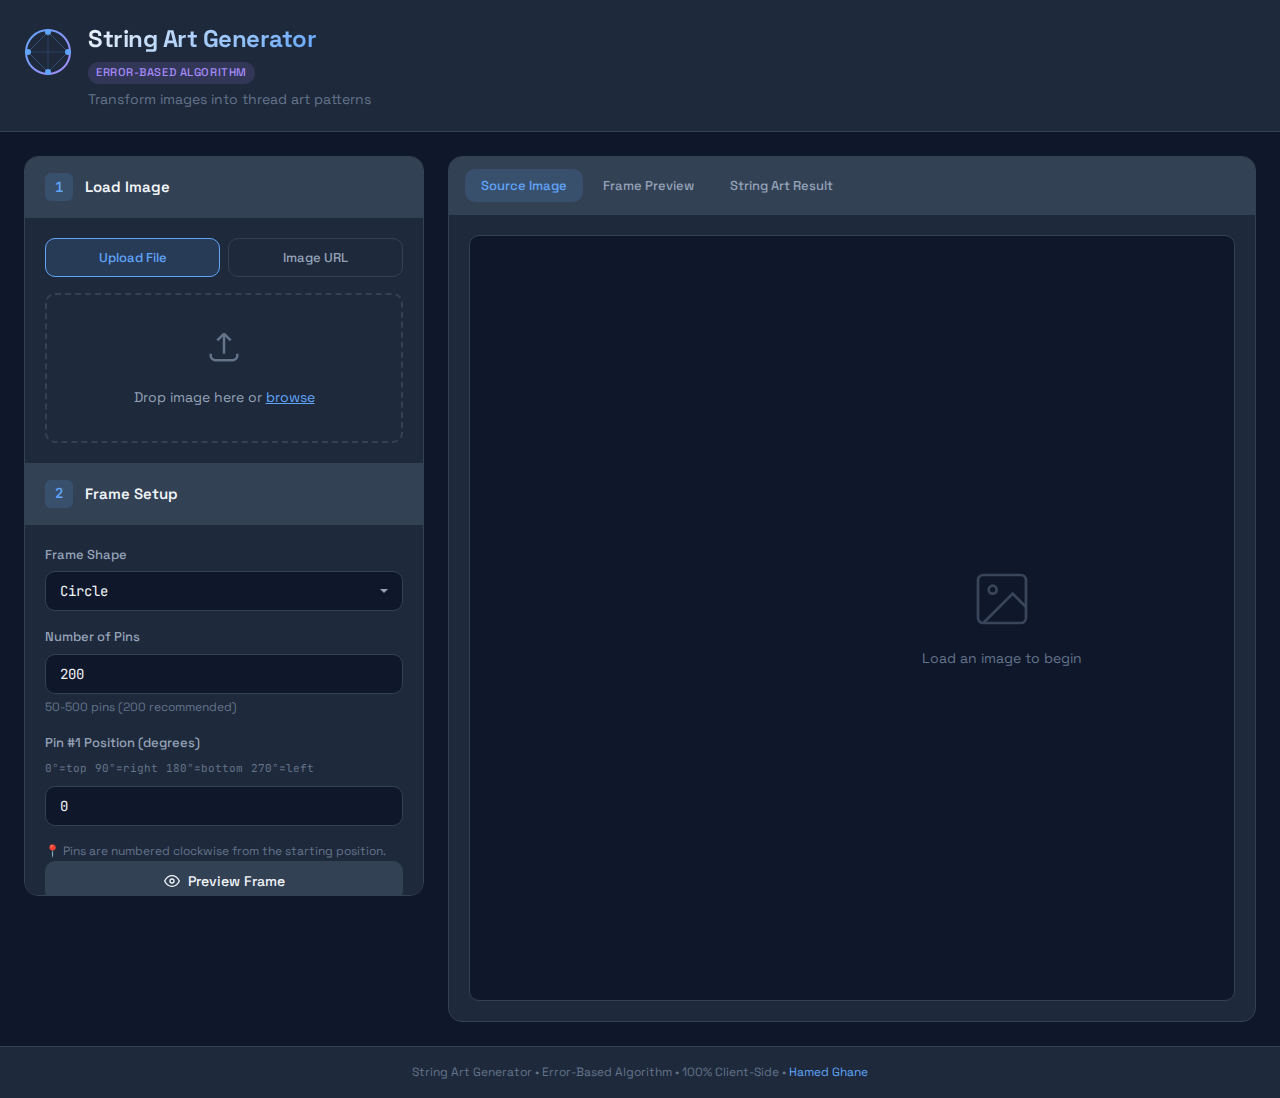
<file: string-art/index.html>
<!DOCTYPE html>
<!--
====================================================================
String Art Pattern Generator - Error-Based Algorithm
====================================================================
Author: Hamed Ghane
Date: December 18, 2025

Description:
A fully client-side web application that generates string art patterns
from images using an error-based greedy algorithm. Minimizes squared 
error between canvas and target using multiplicative thread darkening.

Input: Image file (upload or URL), frame settings, generation parameters
Output: Preview canvas, CSV connection list, PNG export
====================================================================
-->
<html lang="en">
<head>
    <meta charset="UTF-8">
    <meta name="viewport" content="width=device-width, initial-scale=1.0">
    <meta name="apple-mobile-web-app-capable" content="yes">
    <meta name="theme-color" content="#0f172a">
    <title>String Art Generator</title>
    <link rel="stylesheet" href="style.css">
    <link rel="preconnect" href="https://fonts.googleapis.com">
    <link rel="preconnect" href="https://fonts.gstatic.com" crossorigin>
    <link href="https://fonts.googleapis.com/css2?family=Space+Grotesk:wght@400;500;600;700&family=JetBrains+Mono:wght@400;500&display=swap" rel="stylesheet">
</head>
<body>
    <div class="app-container">
        <!-- Header -->
        <header class="app-header">
            <div class="header-content">
                <div class="logo">
                    <svg class="logo-icon" viewBox="0 0 48 48" fill="none" xmlns="http://www.w3.org/2000/svg">
                        <circle cx="24" cy="24" r="22" stroke="url(#grad1)" stroke-width="2"/>
                        <circle cx="24" cy="4" r="3" fill="#60a5fa"/>
                        <circle cx="44" cy="24" r="3" fill="#60a5fa"/>
                        <circle cx="24" cy="44" r="3" fill="#60a5fa"/>
                        <circle cx="4" cy="24" r="3" fill="#60a5fa"/>
                        <line x1="24" y1="4" x2="44" y2="24" stroke="#60a5fa" stroke-width="0.5" opacity="0.6"/>
                        <line x1="44" y1="24" x2="24" y2="44" stroke="#60a5fa" stroke-width="0.5" opacity="0.6"/>
                        <line x1="24" y1="44" x2="4" y2="24" stroke="#60a5fa" stroke-width="0.5" opacity="0.6"/>
                        <line x1="4" y1="24" x2="24" y2="4" stroke="#60a5fa" stroke-width="0.5" opacity="0.6"/>
                        <line x1="24" y1="4" x2="24" y2="44" stroke="#60a5fa" stroke-width="0.5" opacity="0.4"/>
                        <line x1="4" y1="24" x2="44" y2="24" stroke="#60a5fa" stroke-width="0.5" opacity="0.4"/>
                        <defs>
                            <linearGradient id="grad1" x1="0%" y1="0%" x2="100%" y2="100%">
                                <stop offset="0%" style="stop-color:#60a5fa"/>
                                <stop offset="100%" style="stop-color:#a78bfa"/>
                            </linearGradient>
                        </defs>
                    </svg>
                    <div class="logo-text">
                        <h1>String Art Generator</h1>
                        <span class="badge">Error-Based Algorithm</span>
                    </div>
                </div>
                <p class="tagline">Transform images into thread art patterns</p>
            </div>
        </header>

        <!-- Main Content -->
        <main class="app-main">
            <!-- Left Panel: Controls -->
            <aside class="panel panel-controls">
                <!-- Step 1: Image Input -->
                <section class="control-section" id="section-image">
                    <div class="section-header">
                        <span class="step-number">1</span>
                        <h2>Load Image</h2>
                    </div>
                    <div class="section-content">
                        <div class="input-tabs">
                            <button class="tab-btn active" data-tab="upload">Upload File</button>
                            <button class="tab-btn" data-tab="url">Image URL</button>
                        </div>
                        
                        <div class="tab-content active" id="tab-upload">
                            <div class="file-drop-zone" id="dropZone">
                                <svg class="drop-icon" viewBox="0 0 24 24" fill="none" stroke="currentColor" stroke-width="1.5">
                                    <path d="M4 16v1a3 3 0 003 3h10a3 3 0 003-3v-1m-4-8l-4-4m0 0L8 8m4-4v12"/>
                                </svg>
                                <p>Drop image here or <label for="fileInput" class="file-label">browse</label></p>
                                <input type="file" id="fileInput" accept="image/*" hidden>
                            </div>
                        </div>
                        
                        <div class="tab-content" id="tab-url">
                            <div class="url-input-group">
                                <input type="text" id="imageUrl" placeholder="https://example.com/image.jpg">
                                <button id="loadUrlBtn" class="btn btn-secondary">Load</button>
                            </div>
                            <p class="hint">⚠️ Some URLs may fail due to CORS. Download and upload locally if needed.</p>
                        </div>
                        
                        <div id="imageStatus" class="status-message hidden"></div>
                    </div>
                </section>

                <!-- Step 2: Frame Configuration -->
                <section class="control-section" id="section-frame">
                    <div class="section-header">
                        <span class="step-number">2</span>
                        <h2>Frame Setup</h2>
                    </div>
                    <div class="section-content">
                        <div class="form-group">
                            <label for="frameShape">Frame Shape</label>
                            <select id="frameShape">
                                <option value="circle">Circle</option>
                                <option value="ellipse">Ellipse</option>
                                <option value="rectangle">Rectangle</option>
                            </select>
                        </div>
                        
                        <div class="form-group hidden" id="ellipseRatioGroup">
                            <label for="ellipseRatio">Height/Width Ratio</label>
                            <input type="number" id="ellipseRatio" value="0.75" min="0.2" max="2" step="0.05">
                        </div>
                        
                        <div class="form-group hidden" id="rectRatioGroup">
                            <label for="rectRatio">Width/Height Ratio</label>
                            <input type="number" id="rectRatio" value="1.33" min="0.2" max="3" step="0.05">
                        </div>
                        
                        <div class="form-group">
                            <label for="numPins">Number of Pins</label>
                            <input type="number" id="numPins" value="200" min="50" max="500" step="10">
                            <span class="input-hint">50-500 pins (200 recommended)</span>
                        </div>
                        
                        <div class="form-group">
                            <label for="startAngle">Pin #1 Position (degrees)</label>
                            <div class="angle-visual">
                                <span class="angle-label">0°=top</span>
                                <span class="angle-label">90°=right</span>
                                <span class="angle-label">180°=bottom</span>
                                <span class="angle-label">270°=left</span>
                            </div>
                            <input type="number" id="startAngle" value="0" min="0" max="359" step="1">
                        </div>
                        
                        <p class="hint">📍 Pins are numbered clockwise from the starting position.</p>
                        
                        <button id="previewFrameBtn" class="btn btn-secondary btn-block">
                            <svg viewBox="0 0 24 24" fill="none" stroke="currentColor" stroke-width="2">
                                <path d="M1 12s4-8 11-8 11 8 11 8-4 8-11 8-11-8-11-8z"/>
                                <circle cx="12" cy="12" r="3"/>
                            </svg>
                            Preview Frame
                        </button>
                        
                        <div id="frameConfirmation" class="confirmation-box hidden">
                            <p>Does this match your physical frame?</p>
                            <div class="btn-group">
                                <button id="confirmFrameBtn" class="btn btn-success">✓ Confirm</button>
                                <button id="editFrameBtn" class="btn btn-secondary">Edit</button>
                            </div>
                        </div>
                    </div>
                </section>

                <!-- Step 3: Generation Parameters -->
                <section class="control-section" id="section-params">
                    <div class="section-header">
                        <span class="step-number">3</span>
                        <h2>Generation Settings</h2>
                    </div>
                    <div class="section-content">
                        <!-- Quality Preset -->
                        <div class="form-group">
                            <label for="qualityPreset">Quality Preset</label>
                            <select id="qualityPreset">
                                <option value="draft">Draft (Fast) - 2000 lines</option>
                                <option value="normal" selected>Normal - 3500 lines</option>
                                <option value="high">High Quality - 5000 lines</option>
                                <option value="ultra">Ultra - 7000 lines</option>
                                <option value="custom">Custom...</option>
                            </select>
                        </div>
                        
                        <div id="customParams" class="custom-params">
                            <div class="form-row">
                                <div class="form-group">
                                    <label for="numLines">Number of Lines</label>
                                    <input type="number" id="numLines" value="3500" min="500" max="15000" step="500">
                                </div>
                                <div class="form-group">
                                    <label for="startPin">Starting Pin</label>
                                    <input type="number" id="startPin" value="1" min="1">
                                </div>
                            </div>
                            
                            <div class="form-row">
                                <div class="form-group">
                                    <label for="minPinGap">Min Pin Gap</label>
                                    <input type="number" id="minPinGap" value="20" min="5" max="50" step="5">
                                </div>
                                <div class="form-group">
                                    <label for="alpha">Thread Darkness (α)</label>
                                    <input type="number" id="alpha" value="0.05" min="0.02" max="0.15" step="0.01">
                                </div>
                            </div>
                            
                            <div class="form-row">
                                <div class="form-group">
                                    <label for="gamma">Gamma (Contrast)</label>
                                    <input type="number" id="gamma" value="1.0" min="0.5" max="2.0" step="0.1">
                                </div>
                                <div class="form-group">
                                    <label for="canvasRes">Canvas Resolution</label>
                                    <input type="number" id="canvasRes" value="600" min="400" max="1000" step="100">
                                </div>
                            </div>
                        </div>
                        
                        <div id="performanceWarning" class="warning-message hidden">
                            ⚠️ High settings may take longer to generate.
                        </div>
                        
                        <button id="generateBtn" class="btn btn-primary btn-large" disabled>
                            <svg class="btn-icon" viewBox="0 0 24 24" fill="none" stroke="currentColor" stroke-width="2">
                                <polygon points="5 3 19 12 5 21 5 3"/>
                            </svg>
                            <span class="btn-text">Generate String Art</span>
                        </button>
                    </div>
                </section>
            </aside>

            <!-- Right Panel: Preview -->
            <div class="panel panel-preview">
                <div class="preview-tabs">
                    <button class="preview-tab active" data-preview="image">Source Image</button>
                    <button class="preview-tab" data-preview="frame">Frame Preview</button>
                    <button class="preview-tab" data-preview="result">String Art Result</button>
                </div>
                
                <!-- Image Preview -->
                <div class="preview-content active" id="preview-image">
                    <div class="canvas-container">
                        <canvas id="imageCanvas"></canvas>
                        <div class="canvas-placeholder" id="imagePlaceholder">
                            <svg viewBox="0 0 24 24" fill="none" stroke="currentColor" stroke-width="1">
                                <rect x="3" y="3" width="18" height="18" rx="2"/>
                                <circle cx="8.5" cy="8.5" r="1.5"/>
                                <polyline points="21 15 16 10 5 21"/>
                            </svg>
                            <p>Load an image to begin</p>
                        </div>
                    </div>
                </div>
                
                <!-- Frame Preview -->
                <div class="preview-content" id="preview-frame">
                    <div class="canvas-container">
                        <canvas id="frameCanvas"></canvas>
                        <div class="canvas-placeholder" id="framePlaceholder">
                            <svg viewBox="0 0 24 24" fill="none" stroke="currentColor" stroke-width="1">
                                <circle cx="12" cy="12" r="10"/>
                                <circle cx="12" cy="4" r="1.5" fill="currentColor"/>
                                <circle cx="20" cy="12" r="1.5" fill="currentColor"/>
                                <circle cx="12" cy="20" r="1.5" fill="currentColor"/>
                                <circle cx="4" cy="12" r="1.5" fill="currentColor"/>
                            </svg>
                            <p>Click "Preview Frame" to see pin layout</p>
                        </div>
                    </div>
                </div>
                
                <!-- Result Preview -->
                <div class="preview-content" id="preview-result">
                    <div class="canvas-container">
                        <canvas id="resultCanvas"></canvas>
                        <div class="canvas-placeholder" id="resultPlaceholder">
                            <svg viewBox="0 0 24 24" fill="none" stroke="currentColor" stroke-width="1">
                                <polygon points="12 2 22 8.5 22 15.5 12 22 2 15.5 2 8.5"/>
                                <line x1="12" y1="2" x2="12" y2="22" opacity="0.5"/>
                                <line x1="2" y1="8.5" x2="22" y2="15.5" opacity="0.5"/>
                            </svg>
                            <p>Generate a pattern to see results</p>
                        </div>
                    </div>
                    
                    <!-- Progress -->
                    <div id="progressContainer" class="progress-container hidden">
                        <div class="progress-info">
                            <span id="progressText">Initializing...</span>
                            <span id="progressPercent">0%</span>
                        </div>
                        <div class="progress-bar">
                            <div class="progress-fill" id="progressFill"></div>
                        </div>
                        <button id="cancelBtn" class="btn btn-danger">Cancel</button>
                    </div>
                    
                    <!-- Results -->
                    <div id="resultsSection" class="results-section hidden">
                        <div class="results-header">
                            <h3>✨ Generation Complete!</h3>
                            <div class="results-stats">
                                <span id="statsLines">0 lines</span>
                                <span class="divider">•</span>
                                <span id="statsTime">0s</span>
                            </div>
                        </div>
                        
                        <div class="download-buttons">
                            <button id="downloadCsvBtn" class="btn btn-primary">
                                <svg viewBox="0 0 24 24" fill="none" stroke="currentColor" stroke-width="2">
                                    <path d="M21 15v4a2 2 0 01-2 2H5a2 2 0 01-2-2v-4"/>
                                    <polyline points="7 10 12 15 17 10"/>
                                    <line x1="12" y1="15" x2="12" y2="3"/>
                                </svg>
                                Download CSV
                            </button>
                            <button id="downloadPngBtn" class="btn btn-secondary">
                                <svg viewBox="0 0 24 24" fill="none" stroke="currentColor" stroke-width="2">
                                    <path d="M21 15v4a2 2 0 01-2 2H5a2 2 0 01-2-2v-4"/>
                                    <polyline points="7 10 12 15 17 10"/>
                                    <line x1="12" y1="15" x2="12" y2="3"/>
                                </svg>
                                Download PNG
                            </button>
                        </div>
                        
                        <div class="instructions-box">
                            <h4>🧵 How to Create Your String Art</h4>
                            <p id="instructionsText"></p>
                        </div>
                        
                        <div class="table-container">
                            <h4>First 50 Connections</h4>
                            <div class="table-scroll">
                                <table id="connectionsTable">
                                    <thead>
                                        <tr>
                                            <th>Step</th>
                                            <th>From</th>
                                            <th>To</th>
                                        </tr>
                                    </thead>
                                    <tbody id="connectionsBody"></tbody>
                                </table>
                            </div>
                        </div>
                    </div>
                </div>
            </div>
        </main>

        <!-- Footer -->
        <footer class="app-footer">
            <p>String Art Generator • Error-Based Algorithm • 100% Client-Side • <a href="https://github.com/hamed-ghane" target="_blank">Hamed Ghane</a></p>
        </footer>
    </div>

    <script src="app.js"></script>
</body>
</html>
</file>
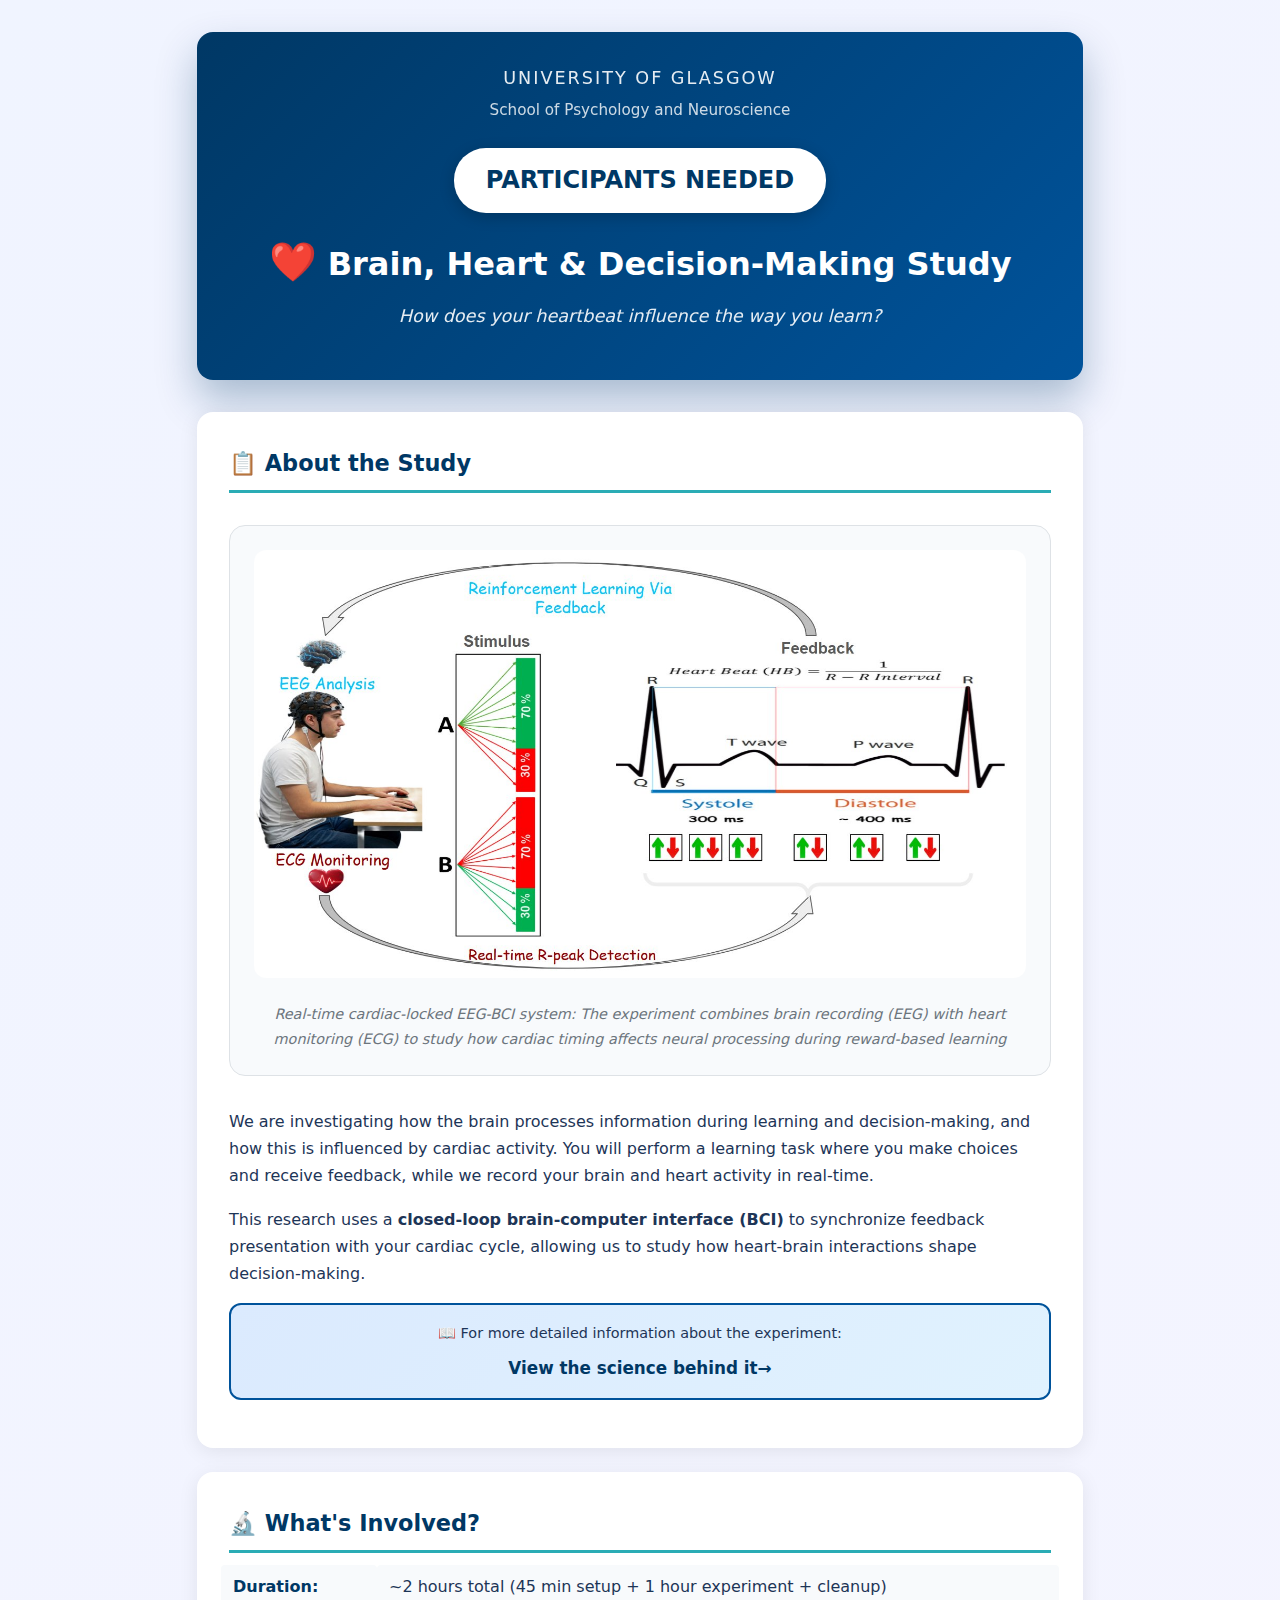
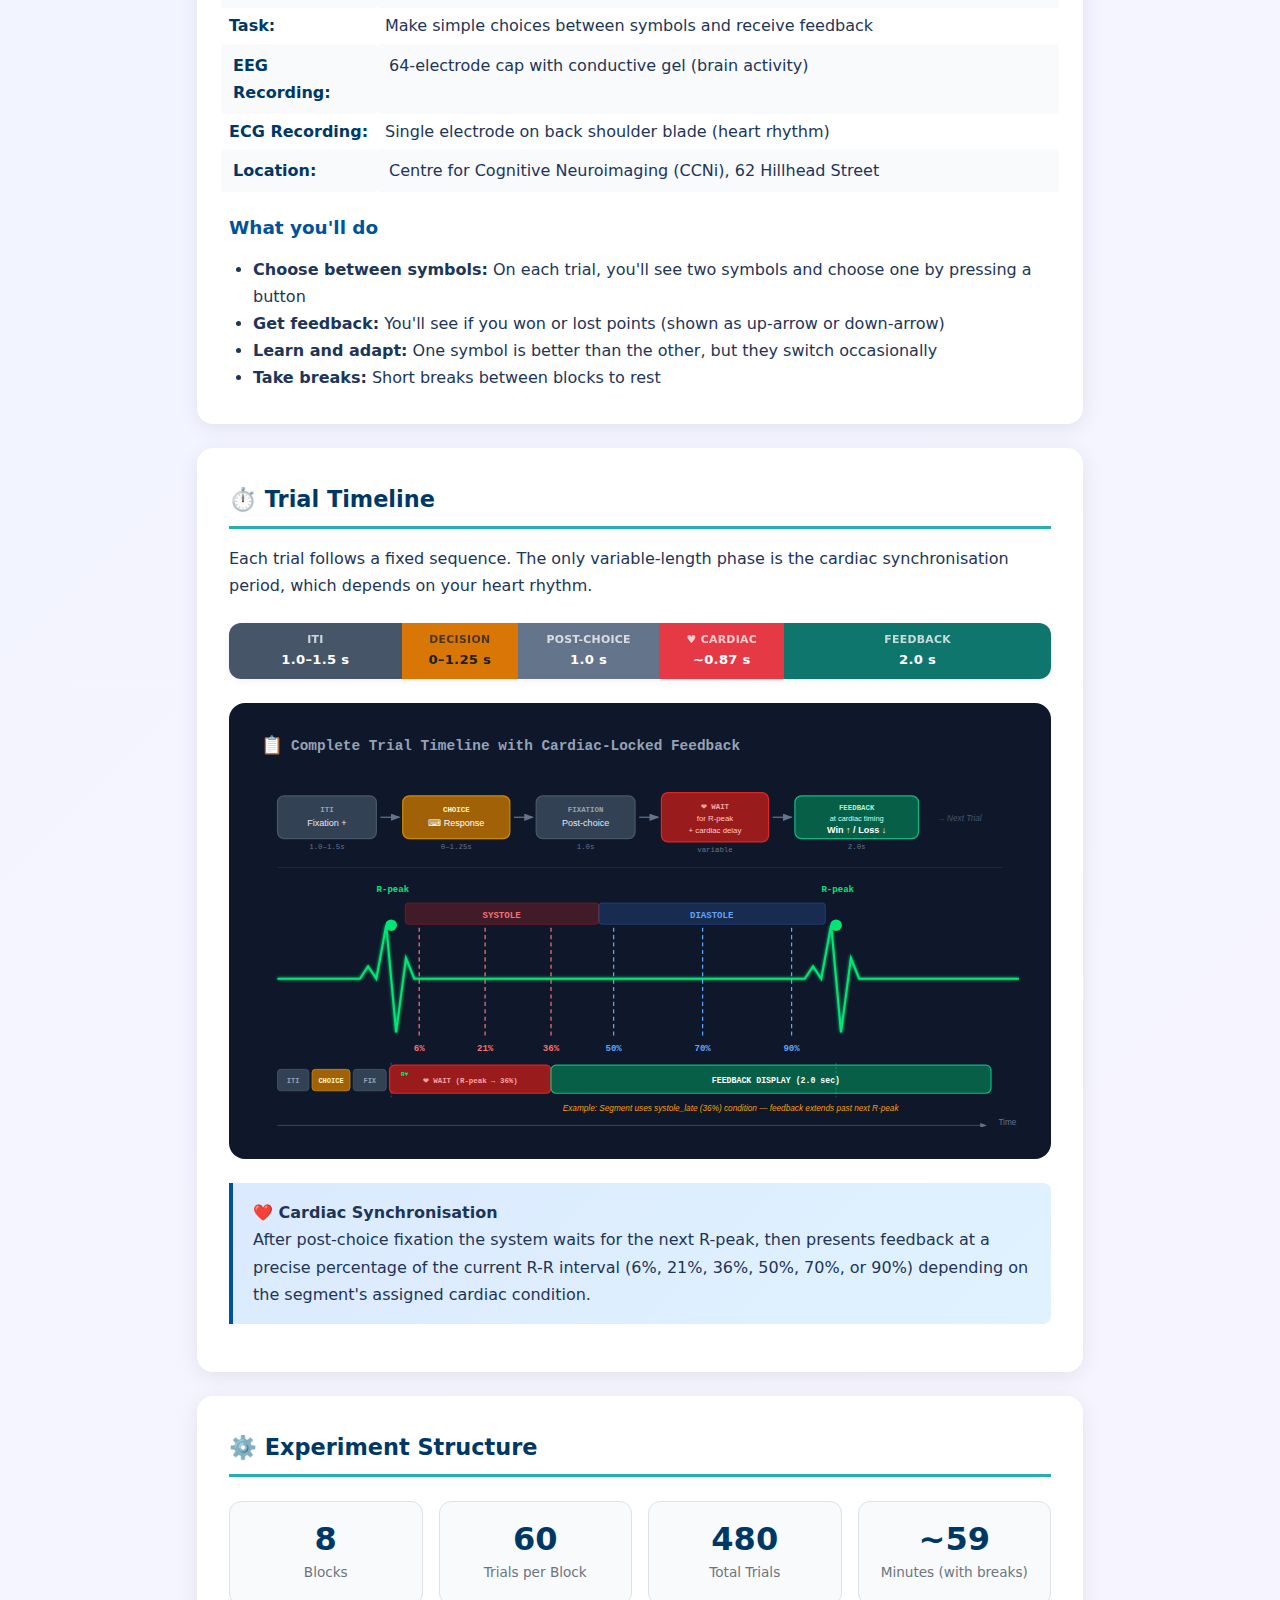
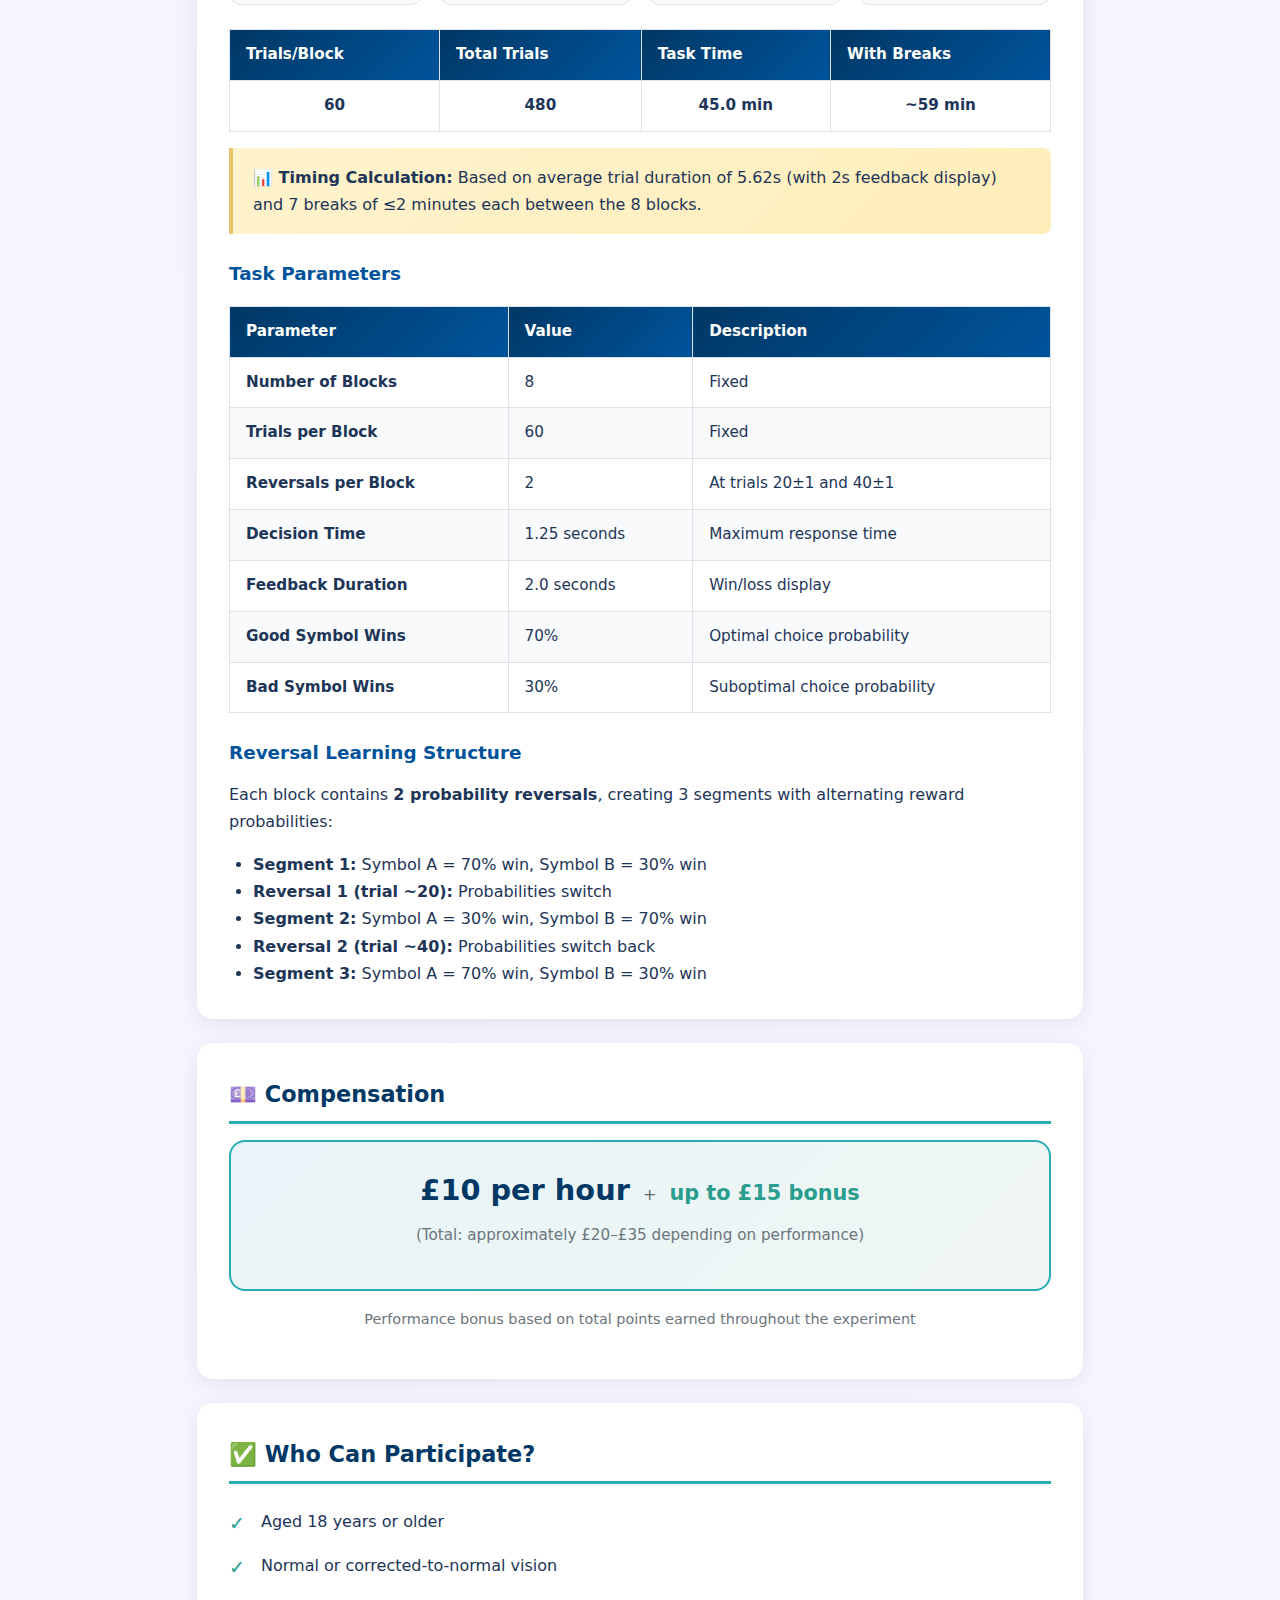
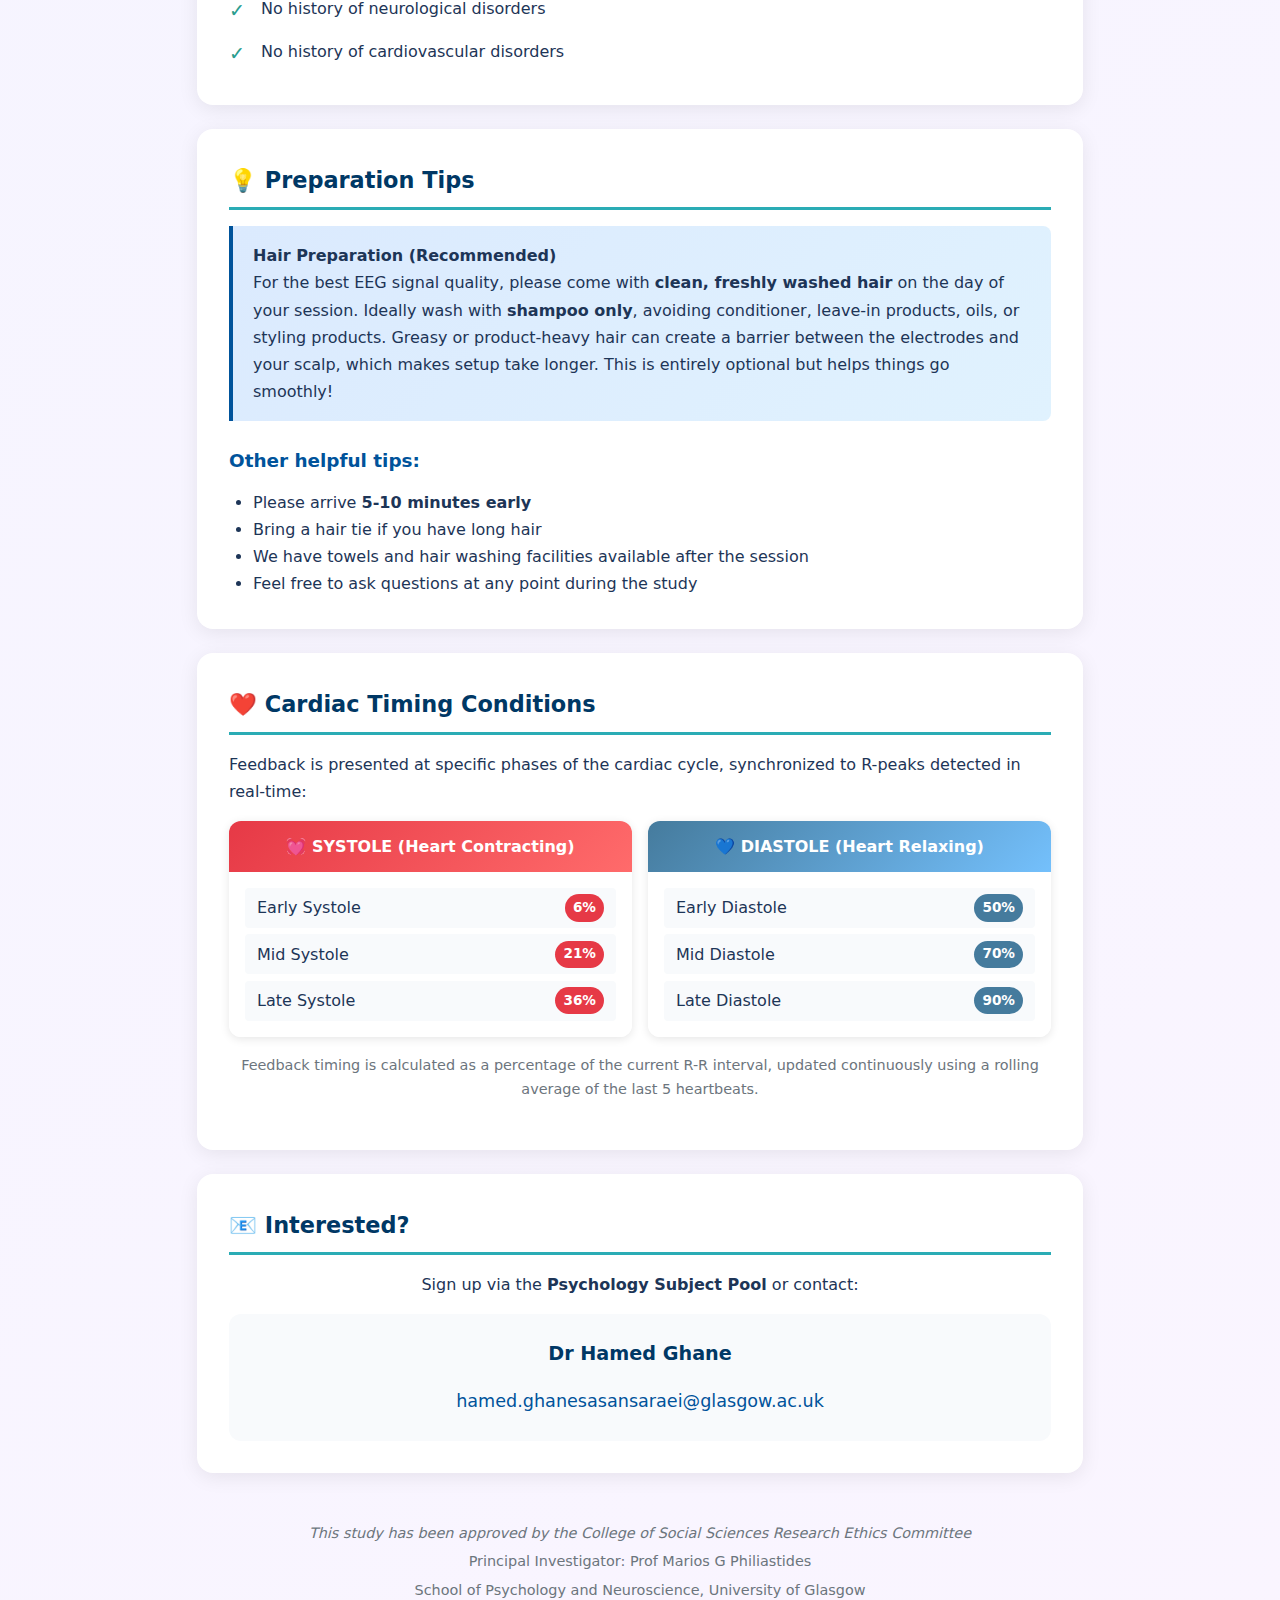
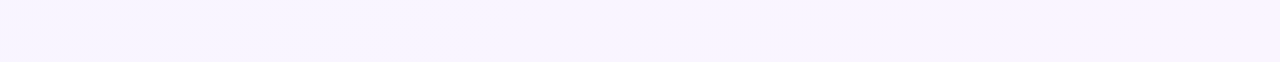
<file: BCIECGEEG/Participant_Recruitment_Ad_Final.html>
<!DOCTYPE html>
<html lang="en">
<head>
    <meta charset="UTF-8">
    <meta name="viewport" content="width=device-width, initial-scale=1.0">
    <title>Participants Needed | Brain, Heart & Decision-Making Study | University of Glasgow</title>
    <style>
        :root {
            /* University of Glasgow Brand Colors */
            --uofg-blue: #003865;
            --uofg-light-blue: #00539B;
            --accent-teal: #2AACB5;
            
            /* Cardiac Phase Colors */
            --systole: #e63946;
            --systole-light: #ff6b6b;
            --diastole: #457b9d;
            --diastole-light: #74c0fc;
            
            /* UI Colors */
            --success: #2a9d8f;
            --warning: #e9c46a;
            --bg-light: #f8fafc;
            --bg-cream: #f1faee;
            --text-dark: #1d3557;
            --text-light: #6c757d;
            --border: #dee2e6;
        }

        * {
            margin: 0;
            padding: 0;
            box-sizing: border-box;
        }

        body {
            font-family: 'Segoe UI', system-ui, -apple-system, sans-serif;
            line-height: 1.7;
            color: var(--text-dark);
            background: linear-gradient(135deg, #f0f4ff 0%, #faf5ff 100%);
            min-height: 100vh;
        }

        .container {
            max-width: 950px;
            margin: 0 auto;
            padding: 2rem;
        }

        /* Header */
        header {
            background: linear-gradient(135deg, var(--uofg-blue) 0%, var(--uofg-light-blue) 100%);
            color: white;
            padding: 2rem;
            margin-bottom: 2rem;
            border-radius: 1rem;
            box-shadow: 0 20px 40px rgba(0, 56, 101, 0.3);
            text-align: center;
        }

        .university-name {
            font-size: 1.1rem;
            letter-spacing: 2px;
            opacity: 0.9;
            margin-bottom: 0.25rem;
        }

        .school-name {
            font-size: 0.95rem;
            opacity: 0.8;
            margin-bottom: 1.5rem;
        }

        .participants-badge {
            display: inline-block;
            background: white;
            color: var(--uofg-blue);
            padding: 0.75rem 2rem;
            border-radius: 2rem;
            font-size: 1.5rem;
            font-weight: 700;
            margin-bottom: 1rem;
            box-shadow: 0 4px 15px rgba(0,0,0,0.2);
        }

        header h1 {
            font-size: 2rem;
            font-weight: 700;
            margin-bottom: 0.5rem;
        }

        header .tagline {
            font-size: 1.1rem;
            font-style: italic;
            opacity: 0.9;
        }

        /* Heart Animation */
        .heart-icon {
            display: inline-block;
            animation: heartbeat 1s ease-in-out infinite;
            font-size: 1.2em;
        }

        @keyframes heartbeat {
            0%, 100% { transform: scale(1); }
            25% { transform: scale(1.15); }
            50% { transform: scale(1); }
            75% { transform: scale(1.08); }
        }

        /* Sections */
        section {
            background: white;
            border-radius: 1rem;
            padding: 2rem;
            margin-bottom: 1.5rem;
            box-shadow: 0 4px 20px rgba(0,0,0,0.08);
        }

        section h2 {
            font-size: 1.4rem;
            color: var(--uofg-blue);
            margin-bottom: 1rem;
            padding-bottom: 0.5rem;
            border-bottom: 3px solid var(--accent-teal);
            display: flex;
            align-items: center;
            gap: 0.5rem;
        }

        section h3 {
            font-size: 1.15rem;
            color: var(--uofg-light-blue);
            margin: 1.5rem 0 0.75rem;
        }

        p {
            margin-bottom: 1rem;
        }

        /* Details Grid */
        .details-grid {
            display: grid;
            grid-template-columns: 140px 1fr;
            gap: 0.5rem 1rem;
            margin: 1rem 0;
        }

        .details-grid .label {
            font-weight: 600;
            color: var(--uofg-blue);
        }

        .details-grid .value {
            color: var(--text-dark);
        }

        .details-grid .row {
            display: contents;
        }

        .details-grid .row:nth-child(odd) .label,
        .details-grid .row:nth-child(odd) .value {
            background: var(--bg-light);
            padding: 0.5rem 0.75rem;
            margin: -0.25rem -0.5rem;
            border-radius: 0.25rem;
        }

        /* Compensation Box */
        .compensation-box {
            background: linear-gradient(135deg, #e8f4f8 0%, #f0f7f4 100%);
            border: 2px solid var(--accent-teal);
            border-radius: 1rem;
            padding: 1.5rem;
            text-align: center;
            margin: 1rem 0;
        }

        .compensation-box .amount {
            font-size: 1.8rem;
            font-weight: 700;
            color: var(--uofg-blue);
        }

        .compensation-box .bonus {
            font-size: 1.3rem;
            font-weight: 600;
            color: var(--success);
        }

        .compensation-box .total {
            font-size: 0.95rem;
            color: var(--text-light);
            margin-top: 0.5rem;
        }

        /* Eligibility List */
        .eligibility-list {
            list-style: none;
            padding: 0;
        }

        .eligibility-list li {
            padding: 0.5rem 0;
            padding-left: 2rem;
            position: relative;
        }

        .eligibility-list li::before {
            content: "✓";
            position: absolute;
            left: 0;
            color: var(--success);
            font-weight: bold;
            font-size: 1.2rem;
        }

        /* Contact Box */
        .contact-box {
            background: var(--bg-light);
            border-radius: 0.75rem;
            padding: 1.5rem;
            text-align: center;
        }

        .contact-box .name {
            font-size: 1.2rem;
            font-weight: 600;
            color: var(--uofg-blue);
        }

        .contact-box .email {
            font-size: 1.1rem;
            color: var(--uofg-light-blue);
            text-decoration: none;
        }

        .contact-box .email:hover {
            text-decoration: underline;
        }

        /* Link Box */
        .link-box {
            background: linear-gradient(135deg, #dbeafe 0%, #e0f2fe 100%);
            border: 2px solid var(--uofg-light-blue);
            border-radius: 0.75rem;
            padding: 1rem 1.5rem;
            text-align: center;
            margin: 1rem 0;
        }

        .link-box a {
            color: var(--uofg-blue);
            text-decoration: none;
            font-weight: 600;
            font-size: 1.05rem;
        }

        .link-box a:hover {
            text-decoration: underline;
        }

        /* Configuration Table */
        .config-table {
            width: 100%;
            border-collapse: collapse;
            margin: 1rem 0;
            font-size: 0.95rem;
        }

        .config-table th,
        .config-table td {
            padding: 0.75rem 1rem;
            text-align: left;
            border: 1px solid var(--border);
        }

        .config-table th {
            background: linear-gradient(135deg, var(--uofg-blue) 0%, var(--uofg-light-blue) 100%);
            color: white;
            font-weight: 600;
        }

        .config-table tr:nth-child(even) {
            background: var(--bg-light);
        }

        /* Stats */
        .stats {
            display: grid;
            grid-template-columns: repeat(auto-fit, minmax(120px, 1fr));
            gap: 1rem;
            margin: 1.5rem 0;
        }

        .stat {
            background: var(--bg-light);
            border: 1px solid var(--border);
            border-radius: 0.75rem;
            padding: 1.25rem 1rem;
            text-align: center;
        }

        .stat-value {
            font-size: 2rem;
            font-weight: 700;
            color: var(--uofg-blue);
            line-height: 1.1;
        }

        .stat-label {
            font-size: 0.85rem;
            color: var(--text-light);
            margin-top: 0.25rem;
        }

        /* Diagram */
        .diagram-container {
            margin: 2rem 0;
            text-align: center;
            background: var(--bg-light);
            padding: 1.5rem;
            border-radius: 1rem;
            border: 1px solid var(--border);
        }

        .diagram-container img {
            max-width: 100%;
            height: auto;
            border-radius: 0.75rem;
        }

        .diagram-caption {
            margin-top: 1rem;
            font-size: 0.9rem;
            color: var(--text-light);
            font-style: italic;
        }

        /* Trial Timeline */
        .ecg-box {
            background: #0f172a;
            border-radius: 1rem;
            padding: 1.75rem 2rem 1.5rem;
            margin: 1.5rem 0;
        }

        .timeline-bar {
            display: flex;
            align-items: stretch;
            border-radius: 0.75rem;
            overflow: hidden;
            margin: 1.5rem 0;
            height: 56px;
            box-shadow: 0 2px 8px rgba(0,0,0,0.06);
        }

        .tl-seg {
            display: flex;
            flex-direction: column;
            align-items: center;
            justify-content: center;
            color: white;
            font-size: 0.72rem;
            font-weight: 600;
            letter-spacing: 0.3px;
            padding: 0 0.5rem;
            white-space: nowrap;
        }

        .tl-seg span:first-child { font-size: 0.68rem; opacity: 0.75; }
        .tl-seg span:last-child { font-size: 0.82rem; }
        .tl-iti { background: #475569; flex: 1.25; }
        .tl-dec { background: #d97706; flex: 0.8; color: #1a202c; }
        .tl-post { background: #64748b; flex: 1; }
        .tl-card { background: #e63946; flex: 0.87; }
        .tl-fb { background: #0f766e; flex: 2; }

        /* Cardiac Phase Cards */
        .cardiac-grid {
            display: grid;
            grid-template-columns: 1fr 1fr;
            gap: 1rem;
            margin: 1rem 0;
        }

        .cardiac-card {
            border-radius: 0.75rem;
            overflow: hidden;
            box-shadow: 0 2px 10px rgba(0,0,0,0.1);
        }

        .cardiac-card-header {
            padding: 0.75rem 1rem;
            color: white;
            font-weight: 600;
            text-align: center;
        }

        .cardiac-card-header.systole {
            background: linear-gradient(135deg, var(--systole) 0%, var(--systole-light) 100%);
        }

        .cardiac-card-header.diastole {
            background: linear-gradient(135deg, var(--diastole) 0%, var(--diastole-light) 100%);
        }

        .cardiac-card-body {
            padding: 1rem;
            background: white;
        }

        .timing-item {
            display: flex;
            justify-content: space-between;
            padding: 0.4rem 0.75rem;
            margin-bottom: 0.4rem;
            background: var(--bg-light);
            border-radius: 0.25rem;
        }

        .timing-item:last-child {
            margin-bottom: 0;
        }

        .timing-value {
            font-weight: 700;
            padding: 0.1rem 0.5rem;
            border-radius: 1rem;
            color: white;
            font-size: 0.85rem;
        }

        .systole .timing-value { background: var(--systole); }
        .diastole .timing-value { background: var(--diastole); }

        /* Key Point Box */
        .key-point {
            background: linear-gradient(135deg, #fff3cd 0%, #ffeeba 100%);
            border-left: 4px solid var(--warning);
            padding: 1rem 1.25rem;
            margin: 1rem 0;
            border-radius: 0 0.5rem 0.5rem 0;
        }

        .key-point strong {
            color: var(--text-dark);
        }

        /* Info Box */
        .info-box {
            background: linear-gradient(135deg, #dbeafe 0%, #e0f2fe 100%);
            border-left: 4px solid var(--uofg-light-blue);
            padding: 1rem 1.25rem;
            margin: 1rem 0;
            border-radius: 0 0.5rem 0.5rem 0;
        }

        /* Footer */
        footer {
            text-align: center;
            padding: 1.5rem;
            color: var(--text-light);
            font-size: 0.9rem;
        }

        footer p {
            margin-bottom: 0.25rem;
        }

        /* Responsive */
        @media (max-width: 600px) {
            .cardiac-grid {
                grid-template-columns: 1fr;
            }
            
            .details-grid {
                grid-template-columns: 1fr;
            }
            
            .details-grid .label {
                margin-bottom: -0.5rem;
            }
            
            header h1 {
                font-size: 1.5rem;
            }
            
            .participants-badge {
                font-size: 1.2rem;
                padding: 0.5rem 1.5rem;
            }

            .stats {
                grid-template-columns: 1fr 1fr;
            }
        }

        /* Print styles */
        @media print {
            body {
                background: white;
            }
            
            .container {
                max-width: 100%;
                padding: 0;
            }
            
            section {
                box-shadow: none;
                border: 1px solid #ddd;
                break-inside: avoid;
            }
        }
    </style>
</head>
<body>
    <div class="container">
        <!-- Header -->
        <header>
            <div class="university-name">UNIVERSITY OF GLASGOW</div>
            <div class="school-name">School of Psychology and Neuroscience</div>
            <div class="participants-badge">PARTICIPANTS NEEDED</div>
            <h1><span class="heart-icon">❤️</span> Brain, Heart & Decision-Making Study</h1>
            <p class="tagline">How does your heartbeat influence the way you learn?</p>
        </header>

        <!-- About the Study -->
        <section>
            <h2>📋 About the Study</h2>
            
            <div class="diagram-container">
                <img src="[data-uri]" alt="Experiment Overview" id="exp-diagram">
                <div class="diagram-caption">
                    Real-time cardiac-locked EEG-BCI system: The experiment combines brain recording (EEG) with heart monitoring (ECG) to study how cardiac timing affects neural processing during reward-based learning
                </div>
            </div>

            <p>We are investigating how the brain processes information during learning and decision-making, and how this is influenced by cardiac activity. You will perform a learning task where you make choices and receive feedback, while we record your brain and heart activity in real-time.</p>
            <p>This research uses a <strong>closed-loop brain-computer interface (BCI)</strong> to synchronize feedback presentation with your cardiac cycle, allowing us to study how heart-brain interactions shape decision-making.</p>

            <div class="link-box">
                <p style="margin-bottom: 0.5rem; font-size: 0.9rem; color: var(--text-dark);">📖 For more detailed information about the experiment:</p>
                <a href="https://hamedghanes.github.io/Neurotech/Heart_Brain_Interaction" target="_blank">View the science behind it→</a>
            </div>
        </section>

        <!-- What's Involved -->
        <section>
            <h2>🔬 What's Involved?</h2>
            
            <div class="details-grid">
                <div class="row">
                    <span class="label">Duration:</span>
                    <span class="value">~2 hours total (45 min setup + 1 hour experiment + cleanup)</span>
                </div>
                <div class="row">
                    <span class="label">Task:</span>
                    <span class="value">Make simple choices between symbols and receive feedback</span>
                </div>
                <div class="row">
                    <span class="label">EEG Recording:</span>
                    <span class="value">64-electrode cap with conductive gel (brain activity)</span>
                </div>
                <div class="row">
                    <span class="label">ECG Recording:</span>
                    <span class="value">Single electrode on back shoulder blade (heart rhythm)</span>
                </div>
                <div class="row">
                    <span class="label">Location:</span>
                    <span class="value">Centre for Cognitive Neuroimaging (CCNi), 62 Hillhead Street</span>
                </div>
            </div>

            <h3>What you'll do</h3>
            <ul style="margin-left: 1.5rem;">
                <li><strong>Choose between symbols:</strong> On each trial, you'll see two symbols and choose one by pressing a button</li>
                <li><strong>Get feedback:</strong> You'll see if you won or lost points (shown as up-arrow or down-arrow)</li>
                <li><strong>Learn and adapt:</strong> One symbol is better than the other, but they switch occasionally</li>
                <li><strong>Take breaks:</strong> Short breaks between blocks to rest</li>
            </ul>
        </section>

        <!-- Trial Timeline -->
        <section>
            <h2>⏱️ Trial Timeline</h2>
            <p>Each trial follows a fixed sequence. The only variable-length phase is the cardiac synchronisation period, which depends on your heart rhythm.</p>

            <div class="timeline-bar">
                <div class="tl-seg tl-iti"><span>ITI</span><span>1.0–1.5 s</span></div>
                <div class="tl-seg tl-dec"><span>DECISION</span><span>0–1.25 s</span></div>
                <div class="tl-seg tl-post"><span>POST-CHOICE</span><span>1.0 s</span></div>
                <div class="tl-seg tl-card"><span>♥ CARDIAC</span><span>~0.87 s</span></div>
                <div class="tl-seg tl-fb"><span>FEEDBACK</span><span>2.0 s</span></div>
            </div>

            <div class="ecg-box">
                <div style="display:flex;align-items:center;gap:0.5rem;margin-bottom:1.25rem;">
                    <span style="font-size:1.1rem;">📋</span>
                    <span style="color:#94a3b8;font-family:'JetBrains Mono',monospace;font-size:0.9rem;font-weight:600;">Complete Trial Timeline with Cardiac-Locked Feedback</span>
                </div>

                <svg viewBox="0 0 920 420" style="width:100%;height:auto;" preserveAspectRatio="xMidYMid meet" xmlns="http://www.w3.org/2000/svg">
                    <defs>
                        <marker id="arrowW" markerWidth="8" markerHeight="6" refX="7" refY="3" orient="auto"><path d="M0,0 L8,3 L0,6" fill="#64748b"/></marker>
                        <filter id="glow"><feGaussianBlur stdDeviation="2" result="g"/><feMerge><feMergeNode in="g"/><feMergeNode in="SourceGraphic"/></feMerge></filter>
                    </defs>

                    <!-- TOP ROW: Phase boxes -->
                    <rect x="20" y="18" width="120" height="52" rx="8" fill="#334155" stroke="#475569" stroke-width="1.5"/>
                    <text x="80" y="38" fill="#94a3b8" font-family="JetBrains Mono,monospace" font-size="9" text-anchor="middle" font-weight="600">ITI</text>
                    <text x="80" y="55" fill="#e2e8f0" font-family="DM Sans,sans-serif" font-size="11" text-anchor="middle" font-weight="500">Fixation +</text>
                    <text x="80" y="82" fill="#64748b" font-family="JetBrains Mono,monospace" font-size="9" text-anchor="middle">1.0–1.5s</text>

                    <line x1="145" y1="44" x2="168" y2="44" stroke="#64748b" stroke-width="1.5" marker-end="url(#arrowW)"/>

                    <rect x="172" y="18" width="130" height="52" rx="8" fill="#a16207" stroke="#ca8a04" stroke-width="1.5"/>
                    <text x="237" y="38" fill="#fef9c3" font-family="JetBrains Mono,monospace" font-size="9" text-anchor="middle" font-weight="600">CHOICE</text>
                    <text x="237" y="55" fill="white" font-family="DM Sans,sans-serif" font-size="11" text-anchor="middle" font-weight="500">⌨ Response</text>
                    <text x="237" y="82" fill="#64748b" font-family="JetBrains Mono,monospace" font-size="9" text-anchor="middle">0–1.25s</text>

                    <line x1="307" y1="44" x2="330" y2="44" stroke="#64748b" stroke-width="1.5" marker-end="url(#arrowW)"/>

                    <rect x="334" y="18" width="120" height="52" rx="8" fill="#334155" stroke="#475569" stroke-width="1.5"/>
                    <text x="394" y="38" fill="#94a3b8" font-family="JetBrains Mono,monospace" font-size="9" text-anchor="middle" font-weight="600">FIXATION</text>
                    <text x="394" y="55" fill="#e2e8f0" font-family="DM Sans,sans-serif" font-size="11" text-anchor="middle" font-weight="500">Post-choice</text>
                    <text x="394" y="82" fill="#64748b" font-family="JetBrains Mono,monospace" font-size="9" text-anchor="middle">1.0s</text>

                    <line x1="459" y1="44" x2="482" y2="44" stroke="#64748b" stroke-width="1.5" marker-end="url(#arrowW)"/>

                    <rect x="486" y="14" width="130" height="60" rx="8" fill="#991b1b" stroke="#dc2626" stroke-width="1.5"/>
                    <text x="551" y="34" fill="#fca5a5" font-family="JetBrains Mono,monospace" font-size="9" text-anchor="middle" font-weight="600">❤ WAIT</text>
                    <text x="551" y="49" fill="#fecaca" font-family="DM Sans,sans-serif" font-size="9.5" text-anchor="middle">for R-peak</text>
                    <text x="551" y="63" fill="#fecaca" font-family="DM Sans,sans-serif" font-size="9.5" text-anchor="middle">+ cardiac delay</text>
                    <text x="551" y="86" fill="#64748b" font-family="JetBrains Mono,monospace" font-size="9" text-anchor="middle">variable</text>

                    <line x1="621" y1="44" x2="644" y2="44" stroke="#64748b" stroke-width="1.5" marker-end="url(#arrowW)"/>

                    <rect x="648" y="18" width="150" height="52" rx="8" fill="#065f46" stroke="#10b981" stroke-width="1.5"/>
                    <text x="723" y="35" fill="#a7f3d0" font-family="JetBrains Mono,monospace" font-size="9" text-anchor="middle" font-weight="600">FEEDBACK</text>
                    <text x="723" y="49" fill="#d1fae5" font-family="DM Sans,sans-serif" font-size="9" text-anchor="middle">at cardiac timing</text>
                    <text x="723" y="63" fill="white" font-family="DM Sans,sans-serif" font-size="11" text-anchor="middle" font-weight="600">Win ↑ / Loss ↓</text>
                    <text x="723" y="82" fill="#64748b" font-family="JetBrains Mono,monospace" font-size="9" text-anchor="middle">2.0s</text>

                    <text x="820" y="48" fill="#475569" font-family="DM Sans,sans-serif" font-size="10" font-style="italic">→ Next Trial</text>

                    <!-- DIVIDER -->
                    <line x1="20" y1="105" x2="900" y2="105" stroke="#1e293b" stroke-width="1"/>

                    <!-- MIDDLE: ECG + cardiac diagram -->
                    <text x="160" y="135" fill="#00e676" font-family="JetBrains Mono,monospace" font-size="11" text-anchor="middle" font-weight="700">R-peak</text>
                    <text x="700" y="135" fill="#00e676" font-family="JetBrains Mono,monospace" font-size="11" text-anchor="middle" font-weight="700">R-peak</text>

                    <rect x="175" y="148" width="235" height="26" rx="4" fill="rgba(220,38,38,0.25)" stroke="rgba(220,38,38,0.4)" stroke-width="1"/>
                    <text x="292" y="166" fill="#f87171" font-family="JetBrains Mono,monospace" font-size="11" text-anchor="middle" font-weight="700">SYSTOLE</text>

                    <rect x="410" y="148" width="275" height="26" rx="4" fill="rgba(59,130,246,0.2)" stroke="rgba(59,130,246,0.35)" stroke-width="1"/>
                    <text x="547" y="166" fill="#60a5fa" font-family="JetBrains Mono,monospace" font-size="11" text-anchor="middle" font-weight="700">DIASTOLE</text>

                    <!-- ECG waveform -->
                    <path d="M 20,240 L 100,240 120,240 130,225 140,240 152,175 164,305 176,215 186,240
                             350,240
                             640,240 660,240 670,225 680,240 692,175 704,305 716,215 726,240 850,240 920,240"
                          fill="none" stroke="#00e676" stroke-width="2.5" filter="url(#glow)"/>

                    <circle cx="158" cy="175" r="7" fill="#00e676"/>
                    <circle cx="698" cy="175" r="7" fill="#00e676"/>

                    <!-- Cardiac delay dashed lines -->
                    <line x1="192" y1="178" x2="192" y2="310" stroke="#f87171" stroke-width="1.5" stroke-dasharray="5,4"/>
                    <text x="192" y="328" fill="#f87171" font-family="JetBrains Mono,monospace" font-size="11" text-anchor="middle" font-weight="600">6%</text>
                    <line x1="272" y1="178" x2="272" y2="310" stroke="#f87171" stroke-width="1.5" stroke-dasharray="5,4"/>
                    <text x="272" y="328" fill="#f87171" font-family="JetBrains Mono,monospace" font-size="11" text-anchor="middle" font-weight="600">21%</text>
                    <line x1="352" y1="178" x2="352" y2="310" stroke="#f87171" stroke-width="1.5" stroke-dasharray="5,4"/>
                    <text x="352" y="328" fill="#f87171" font-family="JetBrains Mono,monospace" font-size="11" text-anchor="middle" font-weight="600">36%</text>
                    <line x1="428" y1="178" x2="428" y2="310" stroke="#60a5fa" stroke-width="1.5" stroke-dasharray="5,4"/>
                    <text x="428" y="328" fill="#60a5fa" font-family="JetBrains Mono,monospace" font-size="11" text-anchor="middle" font-weight="600">50%</text>
                    <line x1="536" y1="178" x2="536" y2="310" stroke="#60a5fa" stroke-width="1.5" stroke-dasharray="5,4"/>
                    <text x="536" y="328" fill="#60a5fa" font-family="JetBrains Mono,monospace" font-size="11" text-anchor="middle" font-weight="600">70%</text>
                    <line x1="644" y1="178" x2="644" y2="310" stroke="#60a5fa" stroke-width="1.5" stroke-dasharray="5,4"/>
                    <text x="644" y="328" fill="#60a5fa" font-family="JetBrains Mono,monospace" font-size="11" text-anchor="middle" font-weight="600">90%</text>

                    <!-- BOTTOM ROW: systole_late (36%) example -->
                    <rect x="20" y="350" width="38" height="26" rx="4" fill="#334155" stroke="#475569" stroke-width="1"/>
                    <text x="39" y="367" fill="#94a3b8" font-family="JetBrains Mono,monospace" font-size="8.5" text-anchor="middle" font-weight="600">ITI</text>
                    <rect x="62" y="350" width="46" height="26" rx="4" fill="#a16207" stroke="#ca8a04" stroke-width="1"/>
                    <text x="85" y="367" fill="#fef9c3" font-family="JetBrains Mono,monospace" font-size="8.5" text-anchor="middle" font-weight="600">CHOICE</text>
                    <rect x="112" y="350" width="40" height="26" rx="4" fill="#334155" stroke="#475569" stroke-width="1"/>
                    <text x="132" y="367" fill="#94a3b8" font-family="JetBrains Mono,monospace" font-size="8.5" text-anchor="middle" font-weight="600">FIX</text>

                    <line x1="158" y1="342" x2="158" y2="384" stroke="#00e676" stroke-width="1" stroke-dasharray="3,2" opacity="0.5"/>

                    <rect x="156" y="345" width="196" height="34" rx="6" fill="#991b1b" stroke="#dc2626" stroke-width="1.5"/>
                    <text x="170" y="358" fill="#00e676" font-family="JetBrains Mono,monospace" font-size="7.5" text-anchor="start" font-weight="600">R▼</text>
                    <text x="254" y="367" fill="#fca5a5" font-family="JetBrains Mono,monospace" font-size="9" text-anchor="middle" font-weight="600">❤ WAIT  (R-peak → 36%)</text>

                    <rect x="352" y="345" width="534" height="34" rx="6" fill="#065f46" stroke="#10b981" stroke-width="1.5"/>
                    <text x="625" y="367" fill="white" font-family="JetBrains Mono,monospace" font-size="10" text-anchor="middle" font-weight="600">FEEDBACK DISPLAY (2.0 sec)</text>

                    <line x1="698" y1="342" x2="698" y2="384" stroke="#00e676" stroke-width="1" stroke-dasharray="3,2" opacity="0.5"/>

                    <text x="570" y="400" fill="#f59e0b" font-family="DM Sans,sans-serif" font-size="10" text-anchor="middle" font-style="italic">Example: Segment uses systole_late (36%) condition — feedback extends past next R-peak</text>

                    <line x1="20" y1="418" x2="880" y2="418" stroke="#475569" stroke-width="1" marker-end="url(#arrowW)"/>
                    <text x="895" y="418" fill="#64748b" font-family="DM Sans,sans-serif" font-size="10">Time →</text>
                </svg>
            </div>

            <div class="info-box">
                <strong>❤️ Cardiac Synchronisation</strong>
                <p style="margin-bottom:0;">After post-choice fixation the system waits for the next R-peak, then presents feedback at a precise percentage of the current R-R interval (6%, 21%, 36%, 50%, 70%, or 90%) depending on the segment's assigned cardiac condition.</p>
            </div>
        </section>

        <!-- Experiment Configuration -->
        <section>
            <h2>⚙️ Experiment Structure</h2>
            
            <div class="stats">
                <div class="stat">
                    <div class="stat-value">8</div>
                    <div class="stat-label">Blocks</div>
                </div>
                <div class="stat">
                    <div class="stat-value">60</div>
                    <div class="stat-label">Trials per Block</div>
                </div>
                <div class="stat">
                    <div class="stat-value">480</div>
                    <div class="stat-label">Total Trials</div>
                </div>
                <div class="stat">
                    <div class="stat-value">~59</div>
                    <div class="stat-label">Minutes (with breaks)</div>
                </div>
            </div>

            <table class="config-table">
                <thead>
                    <tr>
                        <th>Trials/Block</th>
                        <th>Total Trials</th>
                        <th>Task Time</th>
                        <th>With Breaks</th>
                    </tr>
                </thead>
                <tbody>
                    <tr>
                        <td style="text-align:center;"><strong>60</strong></td>
                        <td style="text-align:center;"><strong>480</strong></td>
                        <td style="text-align:center;"><strong>45.0 min</strong></td>
                        <td style="text-align:center;"><strong>~59 min</strong></td>
                    </tr>
                </tbody>
            </table>

            <div class="key-point">
                <strong>📊 Timing Calculation:</strong> Based on average trial duration of 5.62s (with 2s feedback display) and 7 breaks of ≤2 minutes each between the 8 blocks.
            </div>

            <h3>Task Parameters</h3>
            <table class="config-table">
                <thead>
                    <tr>
                        <th>Parameter</th>
                        <th>Value</th>
                        <th>Description</th>
                    </tr>
                </thead>
                <tbody>
                    <tr>
                        <td><strong>Number of Blocks</strong></td>
                        <td>8</td>
                        <td>Fixed</td>
                    </tr>
                    <tr>
                        <td><strong>Trials per Block</strong></td>
                        <td>60</td>
                        <td>Fixed</td>
                    </tr>
                    <tr>
                        <td><strong>Reversals per Block</strong></td>
                        <td>2</td>
                        <td>At trials 20±1 and 40±1</td>
                    </tr>
                    <tr>
                        <td><strong>Decision Time</strong></td>
                        <td>1.25 seconds</td>
                        <td>Maximum response time</td>
                    </tr>
                    <tr>
                        <td><strong>Feedback Duration</strong></td>
                        <td>2.0 seconds</td>
                        <td>Win/loss display</td>
                    </tr>
                    <tr>
                        <td><strong>Good Symbol Wins</strong></td>
                        <td>70%</td>
                        <td>Optimal choice probability</td>
                    </tr>
                    <tr>
                        <td><strong>Bad Symbol Wins</strong></td>
                        <td>30%</td>
                        <td>Suboptimal choice probability</td>
                    </tr>
                </tbody>
            </table>

            <h3>Reversal Learning Structure</h3>
            <p>Each block contains <strong>2 probability reversals</strong>, creating 3 segments with alternating reward probabilities:</p>
            <ul style="margin-left: 1.5rem;">
                <li><strong>Segment 1:</strong> Symbol A = 70% win, Symbol B = 30% win</li>
                <li><strong>Reversal 1 (trial ~20):</strong> Probabilities switch</li>
                <li><strong>Segment 2:</strong> Symbol A = 30% win, Symbol B = 70% win</li>
                <li><strong>Reversal 2 (trial ~40):</strong> Probabilities switch back</li>
                <li><strong>Segment 3:</strong> Symbol A = 70% win, Symbol B = 30% win</li>
            </ul>
        </section>

        <!-- Compensation -->
        <section>
            <h2>💷 Compensation</h2>
            <div class="compensation-box">
                <span class="amount">£10 per hour</span>
                <span style="margin: 0 0.5rem; color: #666;">+</span>
                <span class="bonus">up to £15 bonus</span>
                <p class="total">(Total: approximately £20–£35 depending on performance)</p>
            </div>
            <p style="text-align: center; color: var(--text-light); font-size: 0.9rem;">Performance bonus based on total points earned throughout the experiment</p>
        </section>

        <!-- Eligibility -->
        <section>
            <h2>✅ Who Can Participate?</h2>
            <ul class="eligibility-list">
                <li>Aged 18 years or older</li>
                <li>Normal or corrected-to-normal vision</li>
                <li>No history of neurological disorders</li>
                <li>No history of cardiovascular disorders</li>
            </ul>
        </section>

        <!-- Preparation Tips -->
        <section>
            <h2>💡 Preparation Tips</h2>
            
            <div class="info-box">
                <strong>Hair Preparation (Recommended)</strong>
                <p style="margin-bottom:0;">For the best EEG signal quality, please come with <strong>clean, freshly washed hair</strong> on the day of your session. Ideally wash with <strong>shampoo only</strong>, avoiding conditioner, leave-in products, oils, or styling products. Greasy or product-heavy hair can create a barrier between the electrodes and your scalp, which makes setup take longer. This is entirely optional but helps things go smoothly!</p>
            </div>

            <h3>Other helpful tips:</h3>
            <ul style="margin-left: 1.5rem;">
                <li>Please arrive <strong>5-10 minutes early</strong></li>
                <li>Bring a hair tie if you have long hair</li>
                <li>We have towels and hair washing facilities available after the session</li>
                <li>Feel free to ask questions at any point during the study</li>
            </ul>
        </section>

        <!-- Cardiac Timing Conditions -->
        <section>
            <h2>❤️ Cardiac Timing Conditions</h2>
            <p>Feedback is presented at specific phases of the cardiac cycle, synchronized to R-peaks detected in real-time:</p>

            <div class="cardiac-grid">
                <!-- Systole -->
                <div class="cardiac-card systole">
                    <div class="cardiac-card-header systole">
                        💓 SYSTOLE (Heart Contracting)
                    </div>
                    <div class="cardiac-card-body">
                        <div class="timing-item">
                            <span>Early Systole</span>
                            <span class="timing-value">6%</span>
                        </div>
                        <div class="timing-item">
                            <span>Mid Systole</span>
                            <span class="timing-value">21%</span>
                        </div>
                        <div class="timing-item">
                            <span>Late Systole</span>
                            <span class="timing-value">36%</span>
                        </div>
                    </div>
                </div>

                <!-- Diastole -->
                <div class="cardiac-card diastole">
                    <div class="cardiac-card-header diastole">
                        💙 DIASTOLE (Heart Relaxing)
                    </div>
                    <div class="cardiac-card-body">
                        <div class="timing-item">
                            <span>Early Diastole</span>
                            <span class="timing-value">50%</span>
                        </div>
                        <div class="timing-item">
                            <span>Mid Diastole</span>
                            <span class="timing-value">70%</span>
                        </div>
                        <div class="timing-item">
                            <span>Late Diastole</span>
                            <span class="timing-value">90%</span>
                        </div>
                    </div>
                </div>
            </div>

            <p style="font-size: 0.9rem; color: var(--text-light); text-align: center; margin-top: 1rem;">
                Feedback timing is calculated as a percentage of the current R-R interval, updated continuously using a rolling average of the last 5 heartbeats.
            </p>
        </section>

        <!-- Contact -->
        <section>
            <h2>📧 Interested?</h2>
            <p style="text-align: center; margin-bottom: 1rem;">Sign up via the <strong>Psychology Subject Pool</strong> or contact:</p>
            <div class="contact-box">
                <p class="name">Dr Hamed Ghane</p>
                <a href="mailto:hamed.ghanesasansaraei@glasgow.ac.uk" class="email">hamed.ghanesasansaraei@glasgow.ac.uk</a>
            </div>
        </section>

        <!-- Footer -->
        <footer>
            <p><em>This study has been approved by the College of Social Sciences Research Ethics Committee</em></p>
            <p>Principal Investigator: Prof Marios G Philiastides</p>
            <p>School of Psychology and Neuroscience, University of Glasgow</p>
        </footer>
    </div>
</body>
</html>
</file>
<file: string-art/style.css>
/*
====================================================================
String Art Pattern Generator - Stylesheet
====================================================================
Author: Hamed Ghane
Date: December 18, 2025

Description:
Modern dark theme stylesheet for the String Art Generator.
Features a clean, professional UI with smooth animations.

Input: N/A (CSS stylesheet)
Output: Styled UI components
====================================================================
*/

/* ============================================
   CSS Variables
   ============================================ */
:root {
    --bg-primary: #0f172a;
    --bg-secondary: #1e293b;
    --bg-tertiary: #334155;
    --bg-hover: #475569;
    
    --border-color: #334155;
    --border-light: #475569;
    
    --text-primary: #f1f5f9;
    --text-secondary: #94a3b8;
    --text-muted: #64748b;
    
    --accent-blue: #60a5fa;
    --accent-blue-hover: #93c5fd;
    --accent-blue-muted: rgba(96, 165, 250, 0.15);
    
    --accent-green: #4ade80;
    --accent-green-muted: rgba(74, 222, 128, 0.15);
    
    --accent-purple: #a78bfa;
    --accent-purple-muted: rgba(167, 139, 250, 0.15);
    
    --accent-red: #f87171;
    --accent-red-muted: rgba(248, 113, 113, 0.15);
    
    --accent-yellow: #fbbf24;
    --accent-yellow-muted: rgba(251, 191, 36, 0.15);
    
    --font-sans: 'Space Grotesk', -apple-system, BlinkMacSystemFont, sans-serif;
    --font-mono: 'JetBrains Mono', 'SF Mono', Consolas, monospace;
    
    --radius-sm: 6px;
    --radius-md: 10px;
    --radius-lg: 14px;
    --radius-xl: 20px;
    
    --shadow-sm: 0 1px 2px rgba(0, 0, 0, 0.3);
    --shadow-md: 0 4px 12px rgba(0, 0, 0, 0.4);
    --shadow-lg: 0 8px 24px rgba(0, 0, 0, 0.5);
    
    --transition: 200ms ease;
}

/* ============================================
   Reset & Base
   ============================================ */
*, *::before, *::after {
    box-sizing: border-box;
    margin: 0;
    padding: 0;
}

html {
    font-size: 16px;
    -webkit-font-smoothing: antialiased;
    -moz-osx-font-smoothing: grayscale;
}

body {
    font-family: var(--font-sans);
    background: var(--bg-primary);
    color: var(--text-primary);
    line-height: 1.6;
    min-height: 100vh;
}

/* ============================================
   App Container
   ============================================ */
.app-container {
    display: flex;
    flex-direction: column;
    min-height: 100vh;
}

/* ============================================
   Header
   ============================================ */
.app-header {
    background: var(--bg-secondary);
    border-bottom: 1px solid var(--border-color);
    padding: 20px 24px;
}

.header-content {
    max-width: 1400px;
    margin: 0 auto;
}

.logo {
    display: flex;
    align-items: center;
    gap: 16px;
}

.logo-icon {
    width: 48px;
    height: 48px;
}

.logo-text h1 {
    font-size: 1.5rem;
    font-weight: 700;
    letter-spacing: -0.02em;
    background: linear-gradient(135deg, var(--text-primary), var(--accent-blue));
    -webkit-background-clip: text;
    -webkit-text-fill-color: transparent;
    background-clip: text;
}

.badge {
    display: inline-block;
    font-size: 0.7rem;
    font-weight: 500;
    padding: 2px 8px;
    background: var(--accent-purple-muted);
    color: var(--accent-purple);
    border-radius: 20px;
    text-transform: uppercase;
    letter-spacing: 0.05em;
}

.tagline {
    color: var(--text-muted);
    font-size: 0.875rem;
    margin-top: 4px;
    margin-left: 64px;
}

/* ============================================
   Main Layout
   ============================================ */
.app-main {
    flex: 1;
    display: grid;
    grid-template-columns: 400px 1fr;
    gap: 24px;
    padding: 24px;
    max-width: 1400px;
    margin: 0 auto;
    width: 100%;
}

/* ============================================
   Panels
   ============================================ */
.panel {
    background: var(--bg-secondary);
    border: 1px solid var(--border-color);
    border-radius: var(--radius-lg);
    overflow: hidden;
}

.panel-controls {
    height: fit-content;
    max-height: calc(100vh - 160px);
    overflow-y: auto;
}

.panel-controls::-webkit-scrollbar {
    width: 6px;
}

.panel-controls::-webkit-scrollbar-track {
    background: transparent;
}

.panel-controls::-webkit-scrollbar-thumb {
    background: var(--border-color);
    border-radius: 3px;
}

/* ============================================
   Control Sections
   ============================================ */
.control-section {
    border-bottom: 1px solid var(--border-color);
}

.control-section:last-child {
    border-bottom: none;
}

.section-header {
    display: flex;
    align-items: center;
    gap: 12px;
    padding: 16px 20px;
    background: var(--bg-tertiary);
    border-bottom: 1px solid var(--border-color);
}

.step-number {
    display: flex;
    align-items: center;
    justify-content: center;
    width: 28px;
    height: 28px;
    background: var(--accent-blue-muted);
    color: var(--accent-blue);
    border-radius: var(--radius-sm);
    font-family: var(--font-mono);
    font-size: 0.875rem;
    font-weight: 600;
}

.section-header h2 {
    font-size: 0.9375rem;
    font-weight: 600;
}

.section-content {
    padding: 20px;
}

/* ============================================
   Tabs
   ============================================ */
.input-tabs {
    display: flex;
    gap: 8px;
    margin-bottom: 16px;
}

.tab-btn {
    flex: 1;
    padding: 10px 16px;
    background: transparent;
    border: 1px solid var(--border-color);
    border-radius: var(--radius-md);
    color: var(--text-secondary);
    font-family: var(--font-sans);
    font-size: 0.8125rem;
    font-weight: 500;
    cursor: pointer;
    transition: all var(--transition);
}

.tab-btn:hover {
    border-color: var(--border-light);
    color: var(--text-primary);
}

.tab-btn.active {
    background: var(--accent-blue-muted);
    border-color: var(--accent-blue);
    color: var(--accent-blue);
}

.tab-content {
    display: none;
}

.tab-content.active {
    display: block;
}

/* ============================================
   File Drop Zone
   ============================================ */
.file-drop-zone {
    border: 2px dashed var(--border-color);
    border-radius: var(--radius-md);
    padding: 32px 20px;
    text-align: center;
    cursor: pointer;
    transition: all var(--transition);
}

.file-drop-zone:hover,
.file-drop-zone.dragover {
    border-color: var(--accent-blue);
    background: var(--accent-blue-muted);
}

.drop-icon {
    width: 40px;
    height: 40px;
    color: var(--text-muted);
    margin-bottom: 12px;
}

.file-drop-zone p {
    color: var(--text-secondary);
    font-size: 0.875rem;
}

.file-label {
    color: var(--accent-blue);
    cursor: pointer;
    text-decoration: underline;
}

/* ============================================
   Form Elements
   ============================================ */
.form-group {
    margin-bottom: 16px;
}

.form-group:last-child {
    margin-bottom: 0;
}

.form-group label {
    display: block;
    font-size: 0.8125rem;
    font-weight: 500;
    color: var(--text-secondary);
    margin-bottom: 6px;
}

.form-row {
    display: grid;
    grid-template-columns: 1fr 1fr;
    gap: 12px;
}

input[type="text"],
input[type="number"],
select {
    width: 100%;
    padding: 10px 14px;
    background: var(--bg-primary);
    border: 1px solid var(--border-color);
    border-radius: var(--radius-md);
    color: var(--text-primary);
    font-family: var(--font-mono);
    font-size: 0.875rem;
    transition: all var(--transition);
}

input:focus,
select:focus {
    outline: none;
    border-color: var(--accent-blue);
    box-shadow: 0 0 0 3px var(--accent-blue-muted);
}

select {
    cursor: pointer;
    appearance: none;
    background-image: url("data:image/svg+xml,%3Csvg xmlns='http://www.w3.org/2000/svg' width='12' height='12' viewBox='0 0 12 12'%3E%3Cpath fill='%2394a3b8' d='M2 4l4 4 4-4'/%3E%3C/svg%3E");
    background-repeat: no-repeat;
    background-position: right 12px center;
    padding-right: 36px;
}

.input-hint {
    display: block;
    font-size: 0.75rem;
    color: var(--text-muted);
    margin-top: 4px;
}

.angle-visual {
    display: flex;
    flex-wrap: wrap;
    gap: 8px;
    margin-bottom: 8px;
}

.angle-label {
    font-size: 0.6875rem;
    color: var(--text-muted);
    font-family: var(--font-mono);
}

.url-input-group {
    display: flex;
    gap: 8px;
}

.url-input-group input {
    flex: 1;
}

.custom-params {
    padding-top: 16px;
    border-top: 1px solid var(--border-color);
    margin-top: 16px;
}

/* ============================================
   Buttons
   ============================================ */
.btn {
    display: inline-flex;
    align-items: center;
    justify-content: center;
    gap: 8px;
    padding: 10px 18px;
    border: none;
    border-radius: var(--radius-md);
    font-family: var(--font-sans);
    font-size: 0.875rem;
    font-weight: 500;
    cursor: pointer;
    transition: all var(--transition);
}

.btn:disabled {
    opacity: 0.5;
    cursor: not-allowed;
}

.btn svg {
    width: 16px;
    height: 16px;
}

.btn-primary {
    background: linear-gradient(135deg, var(--accent-blue), var(--accent-purple));
    color: white;
}

.btn-primary:hover:not(:disabled) {
    transform: translateY(-1px);
    box-shadow: 0 4px 12px rgba(96, 165, 250, 0.4);
}

.btn-secondary {
    background: var(--bg-tertiary);
    color: var(--text-primary);
    border: 1px solid var(--border-color);
}

.btn-secondary:hover:not(:disabled) {
    background: var(--bg-hover);
}

.btn-success {
    background: var(--accent-green);
    color: var(--bg-primary);
}

.btn-danger {
    background: var(--accent-red);
    color: white;
}

.btn-block {
    width: 100%;
}

.btn-large {
    padding: 14px 24px;
    font-size: 0.9375rem;
    margin-top: 16px;
}

.btn-group {
    display: flex;
    gap: 8px;
}

/* ============================================
   Messages
   ============================================ */
.hint {
    font-size: 0.75rem;
    color: var(--text-muted);
    margin-top: 8px;
}

.status-message {
    padding: 10px 14px;
    border-radius: var(--radius-md);
    font-size: 0.8125rem;
    margin-top: 12px;
}

.status-message.success {
    background: var(--accent-green-muted);
    color: var(--accent-green);
    border: 1px solid var(--accent-green);
}

.status-message.error {
    background: var(--accent-red-muted);
    color: var(--accent-red);
    border: 1px solid var(--accent-red);
}

.status-message.info {
    background: var(--accent-blue-muted);
    color: var(--accent-blue);
    border: 1px solid var(--accent-blue);
}

.warning-message {
    padding: 10px 14px;
    background: var(--accent-yellow-muted);
    border: 1px solid var(--accent-yellow);
    border-radius: var(--radius-md);
    color: var(--accent-yellow);
    font-size: 0.8125rem;
    margin-top: 12px;
}

.confirmation-box {
    margin-top: 16px;
    padding: 16px;
    background: var(--accent-purple-muted);
    border: 1px solid var(--accent-purple);
    border-radius: var(--radius-md);
}

.confirmation-box p {
    color: var(--text-primary);
    font-size: 0.875rem;
    margin-bottom: 12px;
}

.hidden {
    display: none !important;
}

/* ============================================
   Preview Panel
   ============================================ */
.panel-preview {
    display: flex;
    flex-direction: column;
}

.preview-tabs {
    display: flex;
    gap: 4px;
    padding: 12px 16px;
    background: var(--bg-tertiary);
    border-bottom: 1px solid var(--border-color);
}

.preview-tab {
    padding: 8px 16px;
    background: transparent;
    border: none;
    border-radius: var(--radius-md);
    color: var(--text-secondary);
    font-family: var(--font-sans);
    font-size: 0.8125rem;
    font-weight: 500;
    cursor: pointer;
    transition: all var(--transition);
}

.preview-tab:hover {
    color: var(--text-primary);
}

.preview-tab.active {
    background: var(--accent-blue-muted);
    color: var(--accent-blue);
}

.preview-content {
    flex: 1;
    display: none;
    flex-direction: column;
    padding: 20px;
    overflow-y: auto;
}

.preview-content.active {
    display: flex;
}

/* ============================================
   Canvas
   ============================================ */
.canvas-container {
    position: relative;
    background: var(--bg-primary);
    border: 1px solid var(--border-color);
    border-radius: var(--radius-md);
    aspect-ratio: 1;
    display: flex;
    align-items: center;
    justify-content: center;
    overflow: hidden;
}

.canvas-container canvas {
    max-width: 100%;
    max-height: 100%;
    border-radius: var(--radius-sm);
}

.canvas-placeholder {
    display: flex;
    flex-direction: column;
    align-items: center;
    justify-content: center;
    color: var(--text-muted);
    text-align: center;
    padding: 32px;
}

.canvas-placeholder svg {
    width: 64px;
    height: 64px;
    margin-bottom: 16px;
    opacity: 0.5;
}

.canvas-placeholder p {
    font-size: 0.875rem;
}

/* ============================================
   Progress
   ============================================ */
.progress-container {
    margin-top: 20px;
    padding: 16px;
    background: var(--bg-tertiary);
    border: 1px solid var(--border-color);
    border-radius: var(--radius-md);
}

.progress-info {
    display: flex;
    justify-content: space-between;
    margin-bottom: 10px;
}

#progressText {
    color: var(--text-secondary);
    font-size: 0.8125rem;
}

#progressPercent {
    color: var(--accent-blue);
    font-family: var(--font-mono);
    font-weight: 600;
}

.progress-bar {
    height: 8px;
    background: var(--bg-primary);
    border-radius: 4px;
    overflow: hidden;
    margin-bottom: 12px;
}

.progress-fill {
    height: 100%;
    background: linear-gradient(90deg, var(--accent-blue), var(--accent-purple));
    border-radius: 4px;
    transition: width 100ms ease;
    width: 0%;
}

/* ============================================
   Results
   ============================================ */
.results-section {
    margin-top: 20px;
    animation: fadeIn 0.3s ease;
}

@keyframes fadeIn {
    from { opacity: 0; transform: translateY(10px); }
    to { opacity: 1; transform: translateY(0); }
}

.results-header {
    display: flex;
    justify-content: space-between;
    align-items: center;
    margin-bottom: 16px;
    flex-wrap: wrap;
    gap: 12px;
}

.results-header h3 {
    font-size: 1rem;
    color: var(--accent-green);
}

.results-stats {
    display: flex;
    align-items: center;
    gap: 8px;
    font-size: 0.8125rem;
    color: var(--text-secondary);
    font-family: var(--font-mono);
}

.divider {
    color: var(--border-color);
}

.download-buttons {
    display: flex;
    gap: 12px;
    margin-bottom: 20px;
}

.download-buttons .btn {
    flex: 1;
}

.instructions-box {
    padding: 16px;
    background: var(--accent-blue-muted);
    border: 1px solid var(--accent-blue);
    border-radius: var(--radius-md);
    margin-bottom: 20px;
}

.instructions-box h4 {
    font-size: 0.875rem;
    color: var(--accent-blue);
    margin-bottom: 8px;
}

.instructions-box p {
    font-size: 0.8125rem;
    color: var(--text-primary);
    font-family: var(--font-mono);
    line-height: 1.8;
}

/* ============================================
   Table
   ============================================ */
.table-container {
    background: var(--bg-tertiary);
    border: 1px solid var(--border-color);
    border-radius: var(--radius-md);
    overflow: hidden;
}

.table-container h4 {
    padding: 12px 16px;
    font-size: 0.875rem;
    border-bottom: 1px solid var(--border-color);
}

.table-scroll {
    max-height: 300px;
    overflow-y: auto;
}

table {
    width: 100%;
    border-collapse: collapse;
}

th, td {
    padding: 10px 16px;
    text-align: left;
    font-size: 0.8125rem;
}

th {
    background: var(--bg-primary);
    color: var(--text-muted);
    font-weight: 500;
    text-transform: uppercase;
    font-size: 0.6875rem;
    letter-spacing: 0.05em;
    position: sticky;
    top: 0;
}

td {
    font-family: var(--font-mono);
    color: var(--text-primary);
    border-bottom: 1px solid var(--border-color);
}

tbody tr:hover {
    background: var(--accent-blue-muted);
}

/* ============================================
   Footer
   ============================================ */
.app-footer {
    padding: 16px 24px;
    text-align: center;
    border-top: 1px solid var(--border-color);
    background: var(--bg-secondary);
}

.app-footer p {
    color: var(--text-muted);
    font-size: 0.75rem;
}

.app-footer a {
    color: var(--accent-blue);
    text-decoration: none;
}

.app-footer a:hover {
    text-decoration: underline;
}

/* ============================================
   Responsive
   ============================================ */
@media (max-width: 1024px) {
    .app-main {
        grid-template-columns: 1fr;
    }
    
    .panel-controls {
        max-height: none;
    }
}

@media (max-width: 640px) {
    .app-header {
        padding: 16px;
    }
    
    .logo-text h1 {
        font-size: 1.25rem;
    }
    
    .tagline {
        display: none;
    }
    
    .app-main {
        padding: 16px;
        gap: 16px;
    }
    
    .section-content {
        padding: 16px;
    }
    
    .form-row {
        grid-template-columns: 1fr;
    }
    
    .download-buttons {
        flex-direction: column;
    }
    
    .preview-tabs {
        flex-wrap: wrap;
    }
}
</file>
